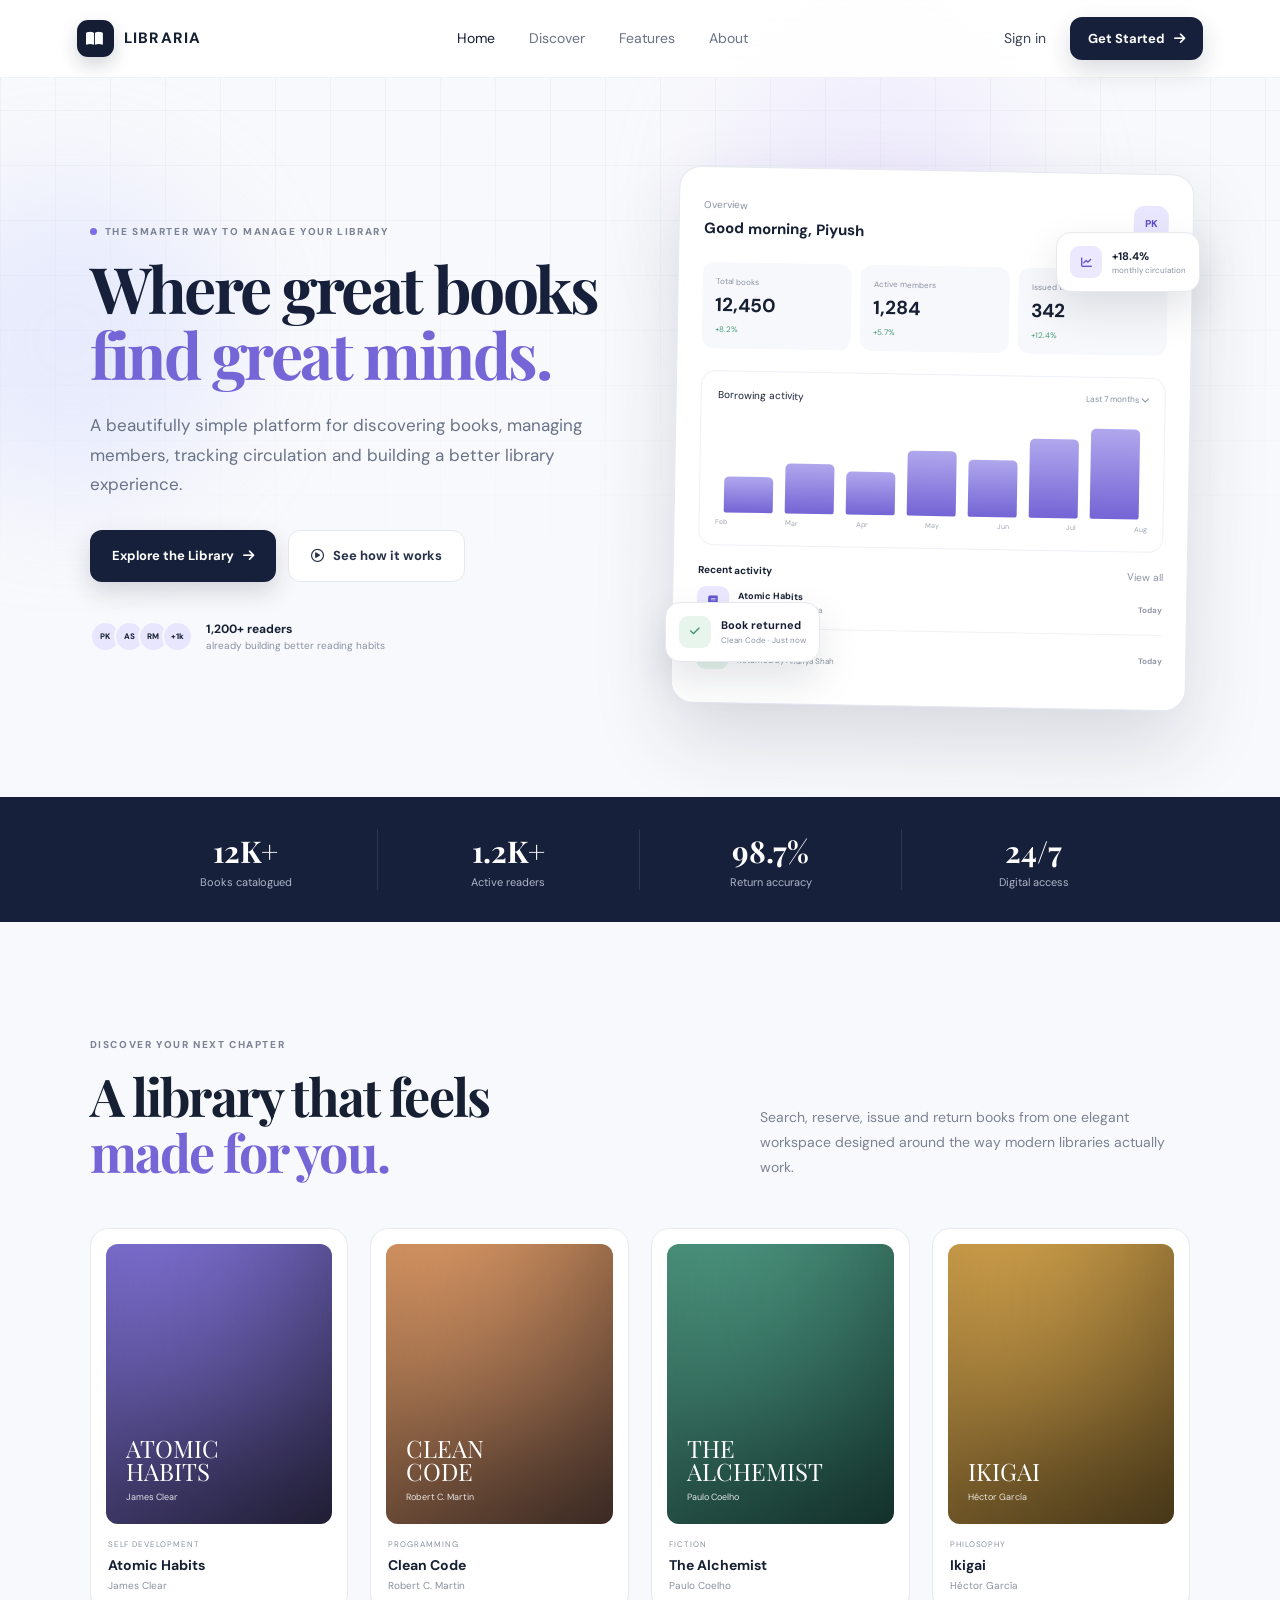
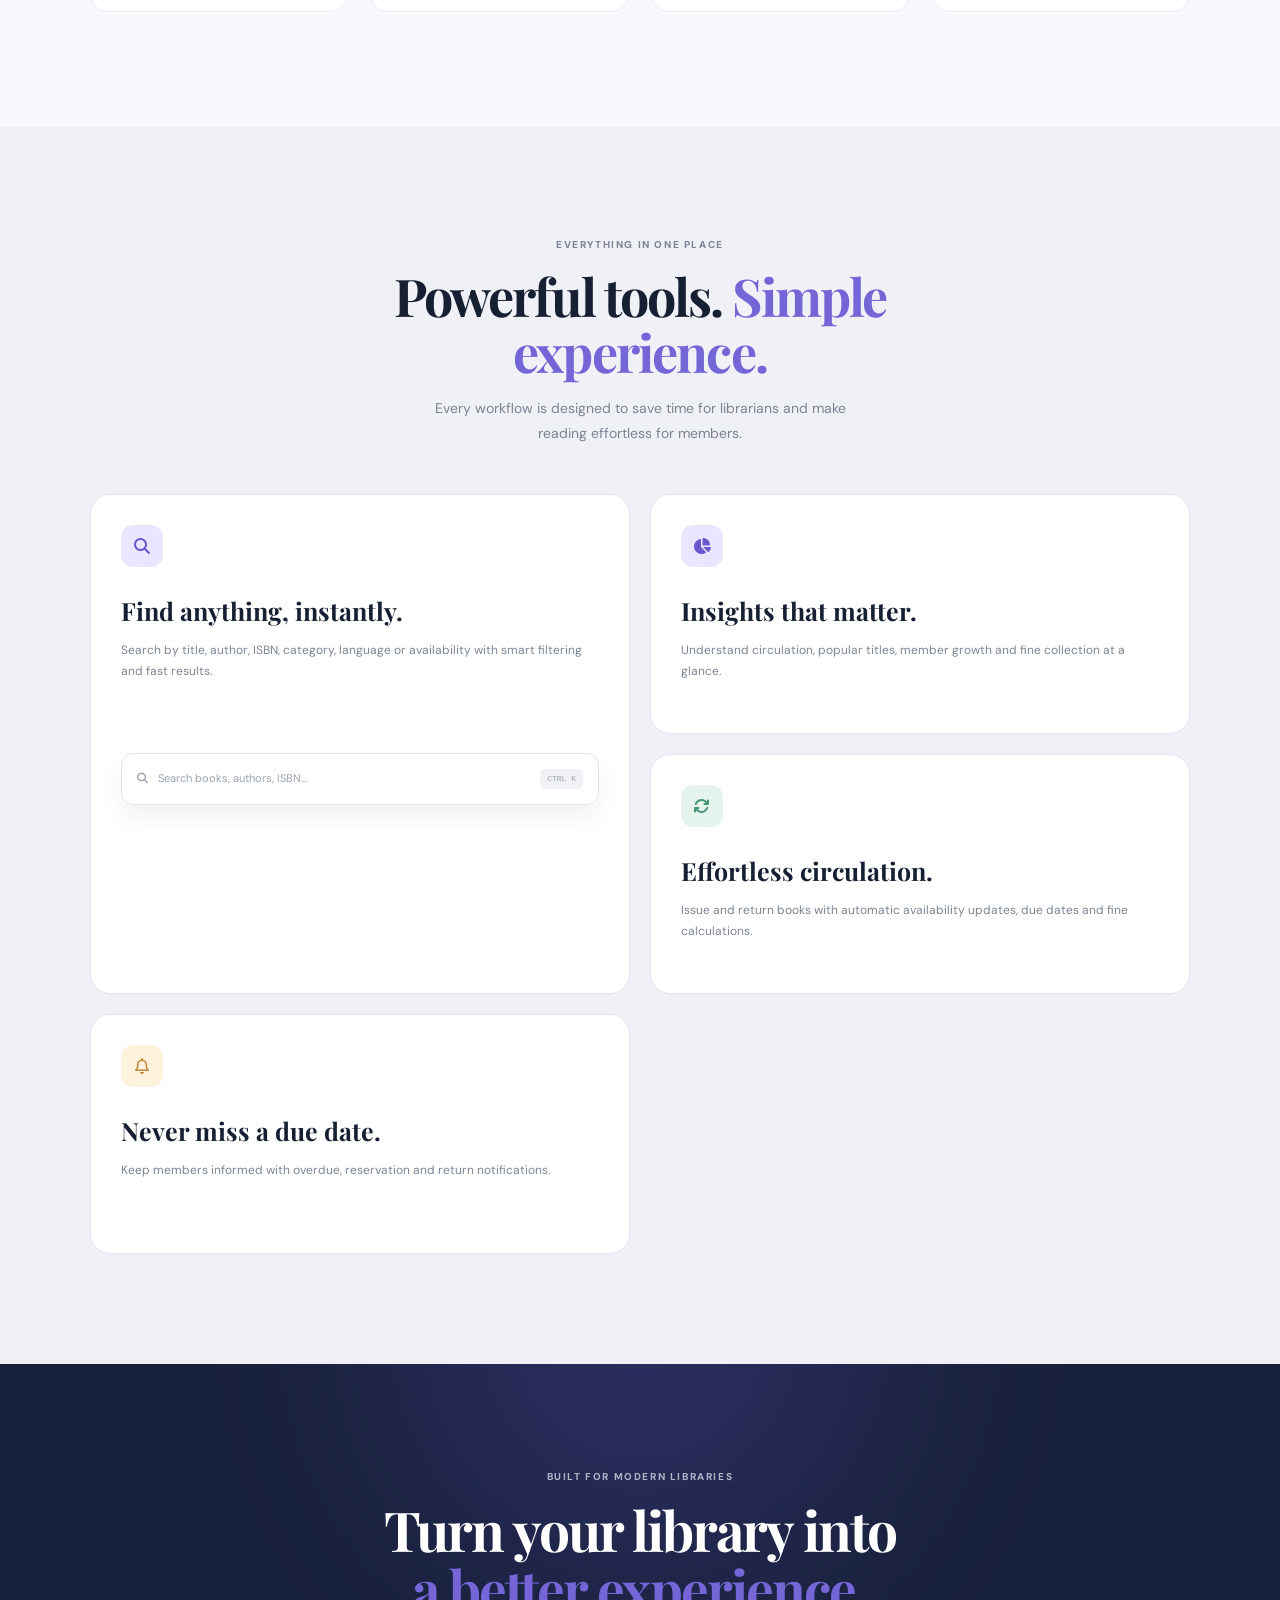
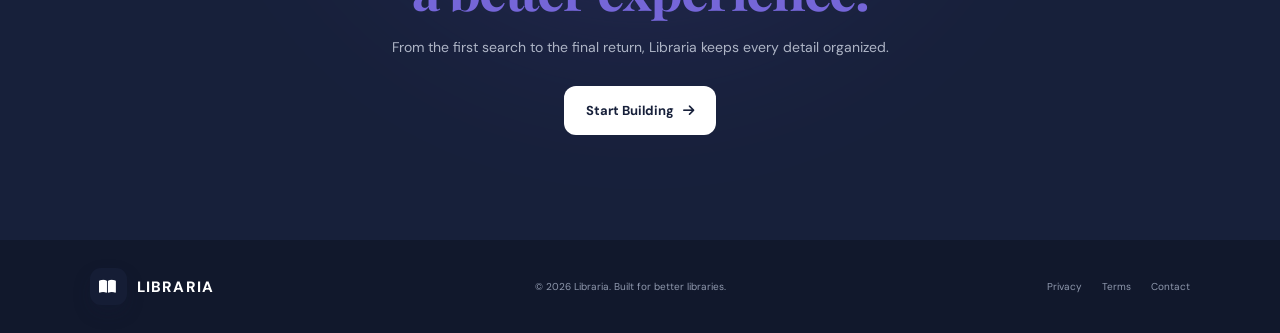
<file: frontend/index.html>
<!DOCTYPE html>
<html lang="en">
<head>
    <meta charset="UTF-8">
    <meta name="viewport" content="width=device-width, initial-scale=1.0">

    <title>Libraria | Smart Library Management</title>

    <link rel="preconnect" href="https://fonts.googleapis.com">
    <link rel="preconnect" href="https://fonts.gstatic.com" crossorigin>

    <link href="https://fonts.googleapis.com/css2?family=DM+Sans:wght@400;500;600;700&family=Playfair+Display:wght@600;700&display=swap" rel="stylesheet">

    <link rel="stylesheet"
          href="https://cdnjs.cloudflare.com/ajax/libs/font-awesome/6.5.2/css/all.min.css">

    <link rel="stylesheet" href="style.css">
</head>

<body>

<header class="navbar">

    <a href="index.html" class="brand">
        <span class="brand-mark">
            <i class="fa-solid fa-book-open"></i>
        </span>

        <span>LIBRARIA</span>
    </a>

    <nav class="nav-links">
        <a href="#home" class="active">Home</a>
        <a href="#discover">Discover</a>
        <a href="#features">Features</a>
        <a href="#about">About</a>
    </nav>

    <div class="nav-actions">

        <a href="login.html" class="login-link">
            Sign in
        </a>

        <a href="register.html" class="btn btn-primary">
            Get Started
            <i class="fa-solid fa-arrow-right"></i>
        </a>

    </div>

    <button class="menu-toggle" id="menuToggle">
        <i class="fa-solid fa-bars"></i>
    </button>

</header>


<main>

<!-- HERO -->

<section class="hero" id="home">

    <div class="hero-grid"></div>

    <div class="hero-glow glow-one"></div>
    <div class="hero-glow glow-two"></div>

    <div class="hero-content">

        <div class="eyebrow">
            <span></span>
            THE SMARTER WAY TO MANAGE YOUR LIBRARY
        </div>

        <h1>
            Where great books
            <br>
            <em>find great minds.</em>
        </h1>

        <p class="hero-copy">
            A beautifully simple platform for discovering books,
            managing members, tracking circulation and building
            a better library experience.
        </p>

        <div class="hero-actions">

            <a href="login.html"
               class="btn btn-primary btn-large">

                Explore the Library

                <i class="fa-solid fa-arrow-right"></i>

            </a>

            <a href="#features"
               class="btn btn-ghost btn-large">

                <i class="fa-regular fa-circle-play"></i>

                See how it works

            </a>

        </div>


        <div class="hero-trust">

            <div class="avatar-stack">

                <span>PK</span>
                <span>AS</span>
                <span>RM</span>
                <span>+1k</span>

            </div>

            <div>

                <strong>1,200+ readers</strong>

                <small>
                    already building better reading habits
                </small>

            </div>

        </div>

    </div>


    <!-- DASHBOARD PREVIEW -->

    <div class="hero-visual">

        <div class="floating-card card-top">

            <span class="mini-icon">
                <i class="fa-solid fa-chart-line"></i>
            </span>

            <div>

                <strong>+18.4%</strong>

                <small>
                    monthly circulation
                </small>

            </div>

        </div>


        <div class="dashboard-preview">

            <div class="preview-top">

                <div>

                    <small>Overview</small>

                    <h3>
                        Good morning, Piyush
                    </h3>

                </div>

                <span class="preview-avatar">
                    PK
                </span>

            </div>


            <div class="preview-stats">

                <div>

                    <small>Total books</small>

                    <strong>12,450</strong>

                    <span class="up">
                        +8.2%
                    </span>

                </div>

                <div>

                    <small>Active members</small>

                    <strong>1,284</strong>

                    <span class="up">
                        +5.7%
                    </span>

                </div>

                <div>

                    <small>Issued today</small>

                    <strong>342</strong>

                    <span class="up">
                        +12.4%
                    </span>

                </div>

            </div>


            <div class="preview-chart">

                <div class="chart-head">

                    <span>
                        Borrowing activity
                    </span>

                    <small>
                        Last 7 months
                        <i class="fa-solid fa-chevron-down"></i>
                    </small>

                </div>


                <div class="bars">

                    <span style="height:38%"></span>
                    <span style="height:52%"></span>
                    <span style="height:45%"></span>
                    <span style="height:68%"></span>
                    <span style="height:59%"></span>
                    <span style="height:82%"></span>
                    <span style="height:94%"></span>

                </div>


                <div class="months">

                    <span>Feb</span>
                    <span>Mar</span>
                    <span>Apr</span>
                    <span>May</span>
                    <span>Jun</span>
                    <span>Jul</span>
                    <span>Aug</span>

                </div>

            </div>


            <div class="preview-list">

                <div class="list-head">

                    <strong>
                        Recent activity
                    </strong>

                    <a href="#">
                        View all
                    </a>

                </div>


                <div class="activity-row">

                    <span class="book-icon">

                        <i class="fa-solid fa-book"></i>

                    </span>

                    <div>

                        <strong>
                            Atomic Habits
                        </strong>

                        <small>
                            Issued to Rahul Mehta
                        </small>

                    </div>

                    <b>Today</b>

                </div>


                <div class="activity-row">

                    <span class="book-icon soft">

                        <i class="fa-solid fa-book"></i>

                    </span>

                    <div>

                        <strong>
                            Clean Code
                        </strong>

                        <small>
                            Returned by Ananya Shah
                        </small>

                    </div>

                    <b>Today</b>

                </div>

            </div>

        </div>


        <div class="floating-card card-bottom">

            <span class="check-icon">

                <i class="fa-solid fa-check"></i>

            </span>

            <div>

                <strong>
                    Book returned
                </strong>

                <small>
                    Clean Code · Just now
                </small>

            </div>

        </div>

    </div>

</section>


<!-- STATS -->

<section class="stats-strip">

    <div>
        <strong>12K+</strong>
        <span>Books catalogued</span>
    </div>

    <div>
        <strong>1.2K+</strong>
        <span>Active readers</span>
    </div>

    <div>
        <strong>98.7%</strong>
        <span>Return accuracy</span>
    </div>

    <div>
        <strong>24/7</strong>
        <span>Digital access</span>
    </div>

</section>


<!-- DISCOVER -->

<section class="section discover" id="discover">

    <div class="section-heading">

        <div>

            <div class="eyebrow">
                DISCOVER YOUR NEXT CHAPTER
            </div>

            <h2>
                A library that feels
                <br>
                <em>made for you.</em>
            </h2>

        </div>


        <p>
            Search, reserve, issue and return books from
            one elegant workspace designed around the way
            modern libraries actually work.
        </p>

    </div>


    <div class="book-grid">


        <article class="book-card">

            <div class="book-cover book-one">

                <span>
                    ATOMIC
                    <br>
                    HABITS
                </span>

                <small>
                    James Clear
                </small>

            </div>

            <div class="book-meta">

                <span>
                    SELF DEVELOPMENT
                </span>

                <strong>
                    Atomic Habits
                </strong>

                <small>
                    James Clear
                </small>

            </div>

        </article>


        <article class="book-card">

            <div class="book-cover book-two">

                <span>
                    CLEAN
                    <br>
                    CODE
                </span>

                <small>
                    Robert C. Martin
                </small>

            </div>

            <div class="book-meta">

                <span>
                    PROGRAMMING
                </span>

                <strong>
                    Clean Code
                </strong>

                <small>
                    Robert C. Martin
                </small>

            </div>

        </article>


        <article class="book-card">

            <div class="book-cover book-three">

                <span>
                    THE
                    <br>
                    ALCHEMIST
                </span>

                <small>
                    Paulo Coelho
                </small>

            </div>

            <div class="book-meta">

                <span>
                    FICTION
                </span>

                <strong>
                    The Alchemist
                </strong>

                <small>
                    Paulo Coelho
                </small>

            </div>

        </article>


        <article class="book-card">

            <div class="book-cover book-four">

                <span>
                    IKIGAI
                </span>

                <small>
                    Héctor García
                </small>

            </div>

            <div class="book-meta">

                <span>
                    PHILOSOPHY
                </span>

                <strong>
                    Ikigai
                </strong>

                <small>
                    Héctor García
                </small>

            </div>

        </article>

    </div>

</section>


<!-- FEATURES -->

<section class="features-section" id="features">

    <div class="section-heading centered">

        <div class="eyebrow">
            EVERYTHING IN ONE PLACE
        </div>

        <h2>
            Powerful tools.
            <em>Simple experience.</em>
        </h2>

        <p>
            Every workflow is designed to save time for
            librarians and make reading effortless for members.
        </p>

    </div>


    <div class="feature-grid">


        <article class="feature-card large-feature">

            <span class="feature-icon">

                <i class="fa-solid fa-magnifying-glass"></i>

            </span>

            <h3>
                Find anything, instantly.
            </h3>

            <p>
                Search by title, author, ISBN, category,
                language or availability with smart filtering
                and fast results.
            </p>


            <div class="search-demo">

                <i class="fa-solid fa-magnifying-glass"></i>

                <span>
                    Search books, authors, ISBN...
                </span>

                <kbd>
                    CTRL K
                </kbd>

            </div>

        </article>


        <article class="feature-card">

            <span class="feature-icon violet">

                <i class="fa-solid fa-chart-pie"></i>

            </span>

            <h3>
                Insights that matter.
            </h3>

            <p>
                Understand circulation, popular titles,
                member growth and fine collection at a glance.
            </p>

        </article>


        <article class="feature-card">

            <span class="feature-icon green">

                <i class="fa-solid fa-arrows-rotate"></i>

            </span>

            <h3>
                Effortless circulation.
            </h3>

            <p>
                Issue and return books with automatic
                availability updates, due dates and
                fine calculations.
            </p>

        </article>


        <article class="feature-card">

            <span class="feature-icon amber">

                <i class="fa-regular fa-bell"></i>

            </span>

            <h3>
                Never miss a due date.
            </h3>

            <p>
                Keep members informed with overdue,
                reservation and return notifications.
            </p>

        </article>

    </div>

</section>


<!-- CTA -->

<section class="cta-section" id="about">

    <div class="cta-inner">

        <div class="eyebrow">
            BUILT FOR MODERN LIBRARIES
        </div>

        <h2>
            Turn your library into
            <br>
            <em>a better experience.</em>
        </h2>

        <p>
            From the first search to the final return,
            Libraria keeps every detail organized.
        </p>

        <a href="register.html"
           class="btn btn-light btn-large">

            Start Building

            <i class="fa-solid fa-arrow-right"></i>

        </a>

    </div>

</section>

</main>


<footer class="footer">

    <div class="brand">

        <span class="brand-mark">
            <i class="fa-solid fa-book-open"></i>
        </span>

        LIBRARIA

    </div>

    <span>
        © 2026 Libraria. Built for better libraries.
    </span>

    <div class="footer-links">

        <a href="#">Privacy</a>
        <a href="#">Terms</a>
        <a href="#">Contact</a>

    </div>

</footer>


<script src="app.js"></script>

</body>
</html>
</file>
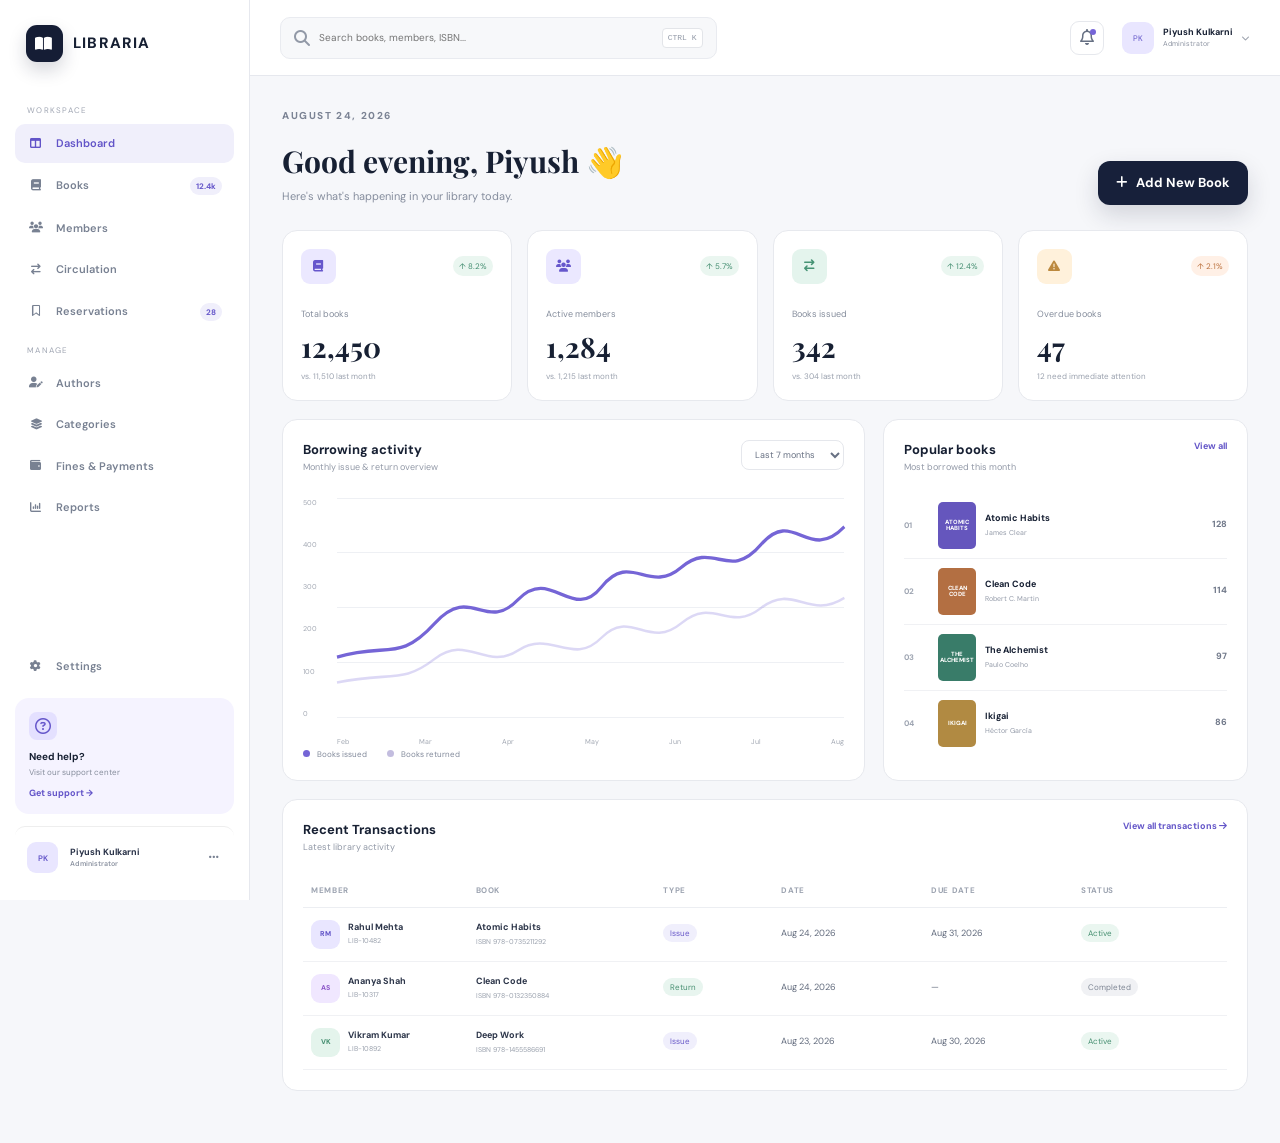
<file: frontend/admin.html>
<!DOCTYPE html>
<html lang="en">

<head>

<meta charset="UTF-8">
<meta name="viewport" content="width=device-width, initial-scale=1.0">

<title>Dashboard | Libraria</title>

<link rel="preconnect" href="https://fonts.googleapis.com">
<link rel="preconnect" href="https://fonts.gstatic.com" crossorigin>

<link href="https://fonts.googleapis.com/css2?family=DM+Sans:wght@400;500;600;700&family=Playfair+Display:wght@600;700&display=swap" rel="stylesheet">

<link rel="stylesheet"
href="https://cdnjs.cloudflare.com/ajax/libs/font-awesome/6.5.2/css/all.min.css">

<link rel="stylesheet" href="style.css">

</head>


<body class="dashboard-page">


<div class="app-layout">


<!-- SIDEBAR -->

<aside class="sidebar" id="sidebar">


<a href="../index.html"
class="brand sidebar-brand">

<span class="brand-mark">
<i class="fa-solid fa-book-open"></i>
</span>

<span>
LIBRARIA
</span>

</a>


<div class="nav-label">
WORKSPACE
</div>


<nav class="side-nav">

<a href="dashboard.html"
class="active">

<i class="fa-solid fa-table-columns"></i>

<span>
Dashboard
</span>

</a>


<a href="books.html">

<i class="fa-solid fa-book"></i>

<span>
Books
</span>

<b>
12.4k
</b>

</a>


<a href="#">

<i class="fa-solid fa-users"></i>

<span>
Members
</span>

</a>


<a href="#">

<i class="fa-solid fa-arrow-right-arrow-left"></i>

<span>
Circulation
</span>

</a>


<a href="#">

<i class="fa-regular fa-bookmark"></i>

<span>
Reservations
</span>

<b>
28
</b>

</a>

</nav>


<div class="nav-label">
MANAGE
</div>


<nav class="side-nav">

<a href="#">
<i class="fa-solid fa-user-pen"></i>
<span>Authors</span>
</a>


<a href="#">
<i class="fa-solid fa-layer-group"></i>
<span>Categories</span>
</a>


<a href="#">
<i class="fa-solid fa-wallet"></i>
<span>Fines & Payments</span>
</a>


<a href="#">
<i class="fa-solid fa-chart-column"></i>
<span>Reports</span>
</a>

</nav>


<div class="sidebar-bottom">


<a href="#">
<i class="fa-solid fa-gear"></i>
<span>Settings</span>
</a>


<div class="help-card">

<span>
<i class="fa-regular fa-circle-question"></i>
</span>

<strong>
Need help?
</strong>

<small>
Visit our support center
</small>

<a href="#">
Get support →
</a>

</div>


<a href="#" class="profile-mini">

<span>
PK
</span>

<div>

<strong>
Piyush Kulkarni
</strong>

<small>
Administrator
</small>

</div>

<i class="fa-solid fa-ellipsis"></i>

</a>

</div>

</aside>


<!-- MAIN -->

<main class="dashboard-main">


<header class="dash-header">


<button class="dash-menu" id="dashMenu">

<i class="fa-solid fa-bars"></i>

</button>


<div class="dash-search">

<i class="fa-solid fa-magnifying-glass"></i>

<input
type="text"
placeholder="Search books, members, ISBN...">

<kbd>
CTRL K
</kbd>

</div>


<div class="dash-actions">


<button class="icon-btn">

<i class="fa-regular fa-bell"></i>

<span></span>

</button>


<div class="header-profile">

<span>
PK
</span>

<div>

<strong>
Piyush Kulkarni
</strong>

<small>
Administrator
</small>

</div>

<i class="fa-solid fa-chevron-down"></i>

</div>


</div>

</header>


<div class="dashboard-content">


<!-- WELCOME -->

<div class="dash-welcome">


<div>

<div class="eyebrow">
AUGUST 24, 2026
</div>

<h1>
Good evening, Piyush 👋
</h1>

<p>
Here's what's happening in your library today.
</p>

</div>


<button class="btn btn-primary">

<i class="fa-solid fa-plus"></i>

Add New Book

</button>

</div>


<!-- METRICS -->

<section class="metric-grid">


<article class="metric-card">

<div class="metric-top">

<span class="metric-icon">

<i class="fa-solid fa-book"></i>

</span>

<span class="trend positive">
↑ 8.2%
</span>

</div>

<small>
Total books
</small>

<strong>
12,450
</strong>

<p>
vs. 11,510 last month
</p>

</article>


<article class="metric-card">

<div class="metric-top">

<span class="metric-icon violet">

<i class="fa-solid fa-users"></i>

</span>

<span class="trend positive">
↑ 5.7%
</span>

</div>

<small>
Active members
</small>

<strong>
1,284
</strong>

<p>
vs. 1,215 last month
</p>

</article>


<article class="metric-card">

<div class="metric-top">

<span class="metric-icon green">

<i class="fa-solid fa-arrow-right-arrow-left"></i>

</span>

<span class="trend positive">
↑ 12.4%
</span>

</div>

<small>
Books issued
</small>

<strong>
342
</strong>

<p>
vs. 304 last month
</p>

</article>


<article class="metric-card">

<div class="metric-top">

<span class="metric-icon amber">

<i class="fa-solid fa-triangle-exclamation"></i>

</span>

<span class="trend negative">
↑ 2.1%
</span>

</div>

<small>
Overdue books
</small>

<strong>
47
</strong>

<p>
12 need immediate attention
</p>

</article>

</section>


<!-- CHART + POPULAR -->

<section class="dashboard-grid">


<article class="panel chart-panel">


<div class="panel-head">

<div>

<h3>
Borrowing activity
</h3>

<p>
Monthly issue & return overview
</p>

</div>


<select>

<option>
Last 7 months
</option>

<option>
Last 12 months
</option>

</select>

</div>


<div class="big-chart">

<div class="y-axis">

<span>500</span>
<span>400</span>
<span>300</span>
<span>200</span>
<span>100</span>
<span>0</span>

</div>


<div class="chart-area">


<div class="grid-lines">

<i></i>
<i></i>
<i></i>
<i></i>
<i></i>

</div>


<svg
viewBox="0 0 700 260"
preserveAspectRatio="none"
class="line-chart">

<path
d="M0,188 C70,170 85,195 135,148 S205,160 250,120 S325,148 365,105 S430,115 475,82 S540,100 585,55 S650,78 700,34"
fill="none"
stroke="currentColor"
stroke-width="4"/>


<path
d="M0,218 C75,205 90,220 135,190 S205,205 250,180 S325,200 365,165 S430,180 475,148 S540,160 585,130 S650,145 700,118"
fill="none"
stroke="currentColor"
stroke-width="3"
opacity=".25"/>

</svg>


<div class="x-axis">

<span>Feb</span>
<span>Mar</span>
<span>Apr</span>
<span>May</span>
<span>Jun</span>
<span>Jul</span>
<span>Aug</span>

</div>

</div>

</div>


<div class="legend">

<span>
<i class="legend-dot"></i>
Books issued
</span>

<span>
<i class="legend-dot second"></i>
Books returned
</span>

</div>

</article>


<article class="panel popular-panel">


<div class="panel-head">

<div>

<h3>
Popular books
</h3>

<p>
Most borrowed this month
</p>

</div>

<a href="#">
View all
</a>

</div>


<div class="popular-list">


<div class="popular-row">

<span class="rank">
01
</span>

<div class="tiny-cover cover-a">
ATOMIC<br>HABITS
</div>

<div>

<strong>
Atomic Habits
</strong>

<small>
James Clear
</small>

</div>

<b>
128
</b>

</div>


<div class="popular-row">

<span class="rank">
02
</span>

<div class="tiny-cover cover-b">
CLEAN<br>CODE
</div>

<div>

<strong>
Clean Code
</strong>

<small>
Robert C. Martin
</small>

</div>

<b>
114
</b>

</div>


<div class="popular-row">

<span class="rank">
03
</span>

<div class="tiny-cover cover-c">
THE<br>ALCHEMIST
</div>

<div>

<strong>
The Alchemist
</strong>

<small>
Paulo Coelho
</small>

</div>

<b>
97
</b>

</div>


<div class="popular-row">

<span class="rank">
04
</span>

<div class="tiny-cover cover-d">
IKIGAI
</div>

<div>

<strong>
Ikigai
</strong>

<small>
Héctor García
</small>

</div>

<b>
86
</b>

</div>


</div>

</article>

</section>


<!-- TRANSACTIONS -->

<section class="panel transactions-panel">


<div class="panel-head">

<div>

<h3>
Recent Transactions
</h3>

<p>
Latest library activity
</p>

</div>

<a href="#">
View all transactions
<i class="fa-solid fa-arrow-right"></i>
</a>

</div>


<div class="table-wrap">

<table>

<thead>

<tr>

<th>Member</th>
<th>Book</th>
<th>Type</th>
<th>Date</th>
<th>Due Date</th>
<th>Status</th>

</tr>

</thead>


<tbody>


<tr>

<td>

<span class="table-user">
RM
</span>

<div class="cell-person">

<strong>
Rahul Mehta
</strong>

<small>
LIB-10482
</small>

</div>

</td>


<td>

<strong>
Atomic Habits
</strong>

<small>
ISBN 978-0735211292
</small>

</td>


<td>

<span class="type issue">
Issue
</span>

</td>


<td>
Aug 24, 2026
</td>


<td>
Aug 31, 2026
</td>


<td>

<span class="status active">
Active
</span>

</td>

</tr>


<tr>

<td>

<span class="table-user purple">
AS
</span>

<div class="cell-person">

<strong>
Ananya Shah
</strong>

<small>
LIB-10317
</small>

</div>

</td>


<td>

<strong>
Clean Code
</strong>

<small>
ISBN 978-0132350884
</small>

</td>


<td>

<span class="type return">
Return
</span>

</td>


<td>
Aug 24, 2026
</td>


<td>
—
</td>


<td>

<span class="status completed">
Completed
</span>

</td>

</tr>


<tr>

<td>

<span class="table-user green">
VK
</span>

<div class="cell-person">

<strong>
Vikram Kumar
</strong>

<small>
LIB-10892
</small>

</div>

</td>


<td>

<strong>
Deep Work
</strong>

<small>
ISBN 978-1455586691
</small>

</td>


<td>

<span class="type issue">
Issue
</span>

</td>


<td>
Aug 23, 2026
</td>


<td>
Aug 30, 2026
</td>


<td>

<span class="status active">
Active
</span>

</td>

</tr>


</tbody>

</table>

</div>

</section>


</div>

</main>

</div>


<script src="app.js"></script>

</body>
</html>
</file>
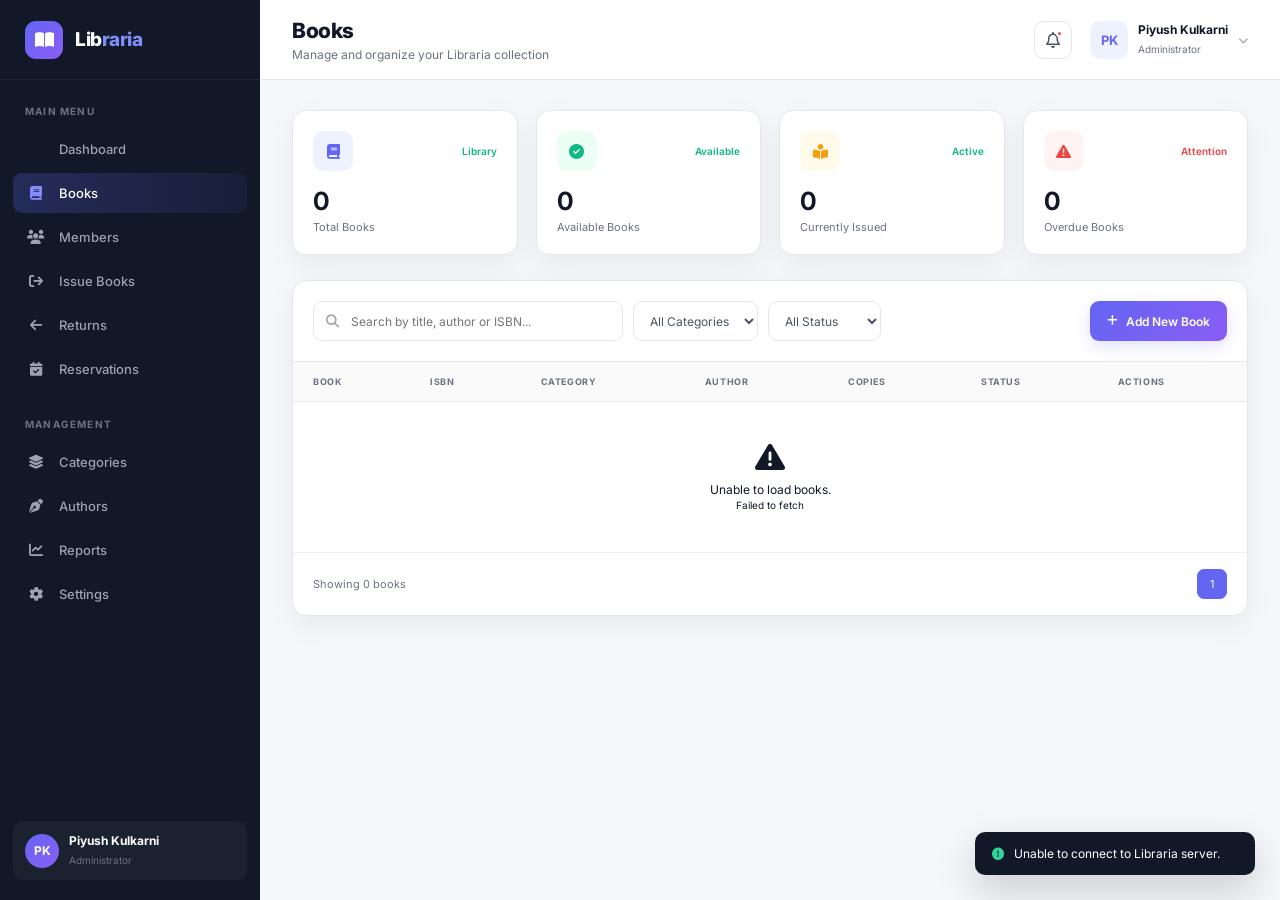
<file: frontend/books.html>
<!DOCTYPE html>
<html lang="en">

<head>
    <meta charset="UTF-8">
    <meta name="viewport" content="width=device-width, initial-scale=1.0">

    <title>Books | Libraria Library Management</title>

    <!-- Google Font -->
    <link rel="preconnect" href="https://fonts.googleapis.com">
    <link rel="preconnect" href="https://fonts.gstatic.com" crossorigin>

    <link
        href="https://fonts.googleapis.com/css2?family=Inter:wght@400;500;600;700;800&display=swap"
        rel="stylesheet">

    <!-- Font Awesome -->
    <link
        rel="stylesheet"
        href="https://cdnjs.cloudflare.com/ajax/libs/font-awesome/6.5.2/css/all.min.css">

    <style>

        * {
            margin: 0;
            padding: 0;
            box-sizing: border-box;
        }

        :root {
            --bg: #f5f7fb;
            --sidebar: #111827;
            --sidebar-light: #1f2937;
            --primary: #6366f1;
            --primary-dark: #4f46e5;
            --text: #111827;
            --muted: #6b7280;
            --border: #e5e7eb;
            --white: #ffffff;
            --success: #10b981;
            --danger: #ef4444;
            --warning: #f59e0b;
            --shadow: 0 10px 30px rgba(15, 23, 42, 0.06);
        }

        body {
            font-family: "Inter", sans-serif;
            background: var(--bg);
            color: var(--text);
        }

        button,
        input,
        select {
            font-family: inherit;
        }

        button {
            outline: none;
        }


        /* =========================
           LAYOUT
        ========================= */

        .app {
            display: flex;
            min-height: 100vh;
        }


        /* =========================
           SIDEBAR
        ========================= */

        .sidebar {
            width: 260px;
            background: var(--sidebar);
            color: white;
            min-height: 100vh;
            position: fixed;
            left: 0;
            top: 0;
            bottom: 0;
            z-index: 100;
            transition: 0.3s ease;
        }

        .brand {
            height: 80px;
            display: flex;
            align-items: center;
            padding: 0 25px;
            border-bottom: 1px solid rgba(255,255,255,0.06);
        }

        .brand-icon {
            width: 38px;
            height: 38px;
            border-radius: 11px;
            background: linear-gradient(135deg, #6366f1, #8b5cf6);
            display: flex;
            justify-content: center;
            align-items: center;
            margin-right: 12px;
            font-size: 17px;
        }

        .brand h2 {
            font-size: 19px;
            font-weight: 800;
            letter-spacing: -0.5px;
        }

        .brand span {
            color: #818cf8;
        }

        .menu-title {
            padding: 25px 25px 12px;
            font-size: 10px;
            font-weight: 700;
            color: #6b7280;
            text-transform: uppercase;
            letter-spacing: 1.2px;
        }

        .nav {
            padding: 0 13px;
        }

        .nav a {
            display: flex;
            align-items: center;
            gap: 13px;
            color: #9ca3af;
            text-decoration: none;
            padding: 12px 13px;
            margin-bottom: 4px;
            border-radius: 9px;
            font-size: 13px;
            font-weight: 500;
            transition: 0.2s;
        }

        .nav a i {
            width: 20px;
            text-align: center;
            font-size: 14px;
        }

        .nav a:hover {
            background: rgba(255,255,255,0.05);
            color: white;
        }

        .nav a.active {
            background: linear-gradient(
                90deg,
                rgba(99,102,241,0.25),
                rgba(99,102,241,0.08)
            );
            color: white;
        }

        .nav a.active i {
            color: #818cf8;
        }

        .sidebar-bottom {
            position: absolute;
            bottom: 20px;
            left: 13px;
            right: 13px;
        }

        .profile-mini {
            display: flex;
            align-items: center;
            gap: 10px;
            padding: 12px;
            border-radius: 10px;
            background: rgba(255,255,255,0.04);
        }

        .profile-avatar {
            width: 34px;
            height: 34px;
            border-radius: 50%;
            background: linear-gradient(135deg, #6366f1, #8b5cf6);
            display: flex;
            align-items: center;
            justify-content: center;
            font-size: 12px;
            font-weight: 700;
        }

        .profile-info strong {
            display: block;
            font-size: 12px;
        }

        .profile-info small {
            color: #6b7280;
            font-size: 10px;
        }


        /* =========================
           MAIN
        ========================= */

        .main {
            margin-left: 260px;
            width: calc(100% - 260px);
        }


        /* =========================
           TOPBAR
        ========================= */

        .topbar {
            height: 80px;
            background: white;
            border-bottom: 1px solid var(--border);
            display: flex;
            align-items: center;
            justify-content: space-between;
            padding: 0 32px;
            position: sticky;
            top: 0;
            z-index: 50;
        }

        .page-title h1 {
            font-size: 21px;
            font-weight: 800;
            letter-spacing: -0.5px;
        }

        .page-title p {
            font-size: 12px;
            color: var(--muted);
            margin-top: 4px;
        }

        .top-actions {
            display: flex;
            align-items: center;
            gap: 18px;
        }

        .notification {
            width: 38px;
            height: 38px;
            border: 1px solid var(--border);
            border-radius: 10px;
            display: flex;
            align-items: center;
            justify-content: center;
            color: #4b5563;
            cursor: pointer;
            position: relative;
        }

        .notification:hover {
            color: var(--primary);
            border-color: #c7d2fe;
            background: #f8f9ff;
        }

        .notification .dot {
            position: absolute;
            width: 7px;
            height: 7px;
            border-radius: 50%;
            background: var(--danger);
            top: 8px;
            right: 8px;
            border: 2px solid white;
        }

        .admin {
            display: flex;
            align-items: center;
            gap: 10px;
        }

        .admin-avatar {
            width: 38px;
            height: 38px;
            background: #eef2ff;
            color: var(--primary);
            border-radius: 10px;
            display: flex;
            justify-content: center;
            align-items: center;
            font-weight: 700;
            font-size: 13px;
        }

        .admin-info strong {
            font-size: 12px;
            display: block;
        }

        .admin-info span {
            font-size: 10px;
            color: var(--muted);
        }


        /* =========================
           CONTENT
        ========================= */

        .content {
            padding: 30px 32px;
        }


        /* =========================
           STATS
        ========================= */

        .stats {
            display: grid;
            grid-template-columns: repeat(4, 1fr);
            gap: 18px;
            margin-bottom: 25px;
        }

        .stat-card {
            background: white;
            border: 1px solid var(--border);
            border-radius: 14px;
            padding: 20px;
            box-shadow: var(--shadow);
            position: relative;
            overflow: hidden;
            transition: 0.2s;
        }

        .stat-card:hover {
            transform: translateY(-2px);
            box-shadow: 0 14px 35px rgba(15, 23, 42, 0.09);
        }

        .stat-top {
            display: flex;
            justify-content: space-between;
            align-items: center;
        }

        .stat-icon {
            width: 40px;
            height: 40px;
            border-radius: 11px;
            display: flex;
            justify-content: center;
            align-items: center;
            font-size: 15px;
        }

        .purple {
            background: #eef2ff;
            color: #6366f1;
        }

        .green {
            background: #ecfdf5;
            color: #10b981;
        }

        .orange {
            background: #fffbeb;
            color: #f59e0b;
        }

        .red {
            background: #fef2f2;
            color: #ef4444;
        }

        .stat-card h3 {
            font-size: 25px;
            margin-top: 15px;
            letter-spacing: -1px;
        }

        .stat-card p {
            font-size: 11px;
            color: var(--muted);
            margin-top: 4px;
        }

        .stat-change {
            font-size: 10px;
            font-weight: 600;
        }

        .up {
            color: var(--success);
        }

        .down {
            color: var(--danger);
        }


        /* =========================
           SECTION
        ========================= */

        .section-card {
            background: white;
            border: 1px solid var(--border);
            border-radius: 15px;
            box-shadow: var(--shadow);
            overflow: hidden;
        }


        /* =========================
           TOOLBAR
        ========================= */

        .toolbar {
            padding: 20px;
            display: flex;
            justify-content: space-between;
            align-items: center;
            gap: 15px;
            border-bottom: 1px solid var(--border);
        }

        .toolbar-left {
            display: flex;
            align-items: center;
            gap: 10px;
            flex: 1;
        }

        .search {
            position: relative;
            max-width: 310px;
            width: 100%;
        }

        .search i {
            position: absolute;
            left: 13px;
            top: 50%;
            transform: translateY(-50%);
            color: #9ca3af;
            font-size: 13px;
        }

        .search input {
            width: 100%;
            height: 40px;
            border: 1px solid var(--border);
            border-radius: 9px;
            padding: 0 15px 0 37px;
            outline: none;
            font-size: 12px;
            transition: 0.2s;
        }

        .search input:focus {
            border-color: var(--primary);
            box-shadow: 0 0 0 3px rgba(99,102,241,0.08);
        }

        select {
            height: 40px;
            border: 1px solid var(--border);
            border-radius: 9px;
            padding: 0 12px;
            color: #4b5563;
            font-size: 12px;
            outline: none;
            background: white;
            cursor: pointer;
        }

        select:focus {
            border-color: var(--primary);
        }

        .add-btn {
            border: none;
            height: 40px;
            padding: 0 17px;
            background: linear-gradient(
                135deg,
                var(--primary),
                #8b5cf6
            );
            color: white;
            border-radius: 9px;
            font-size: 12px;
            font-weight: 600;
            cursor: pointer;
            display: flex;
            align-items: center;
            gap: 8px;
            box-shadow: 0 5px 15px rgba(99,102,241,0.2);
            transition: 0.2s;
        }

        .add-btn:hover {
            transform: translateY(-1px);
            box-shadow: 0 8px 20px rgba(99,102,241,0.3);
        }


        /* =========================
           TABLE
        ========================= */

        .table-wrapper {
            overflow-x: auto;
        }

        table {
            width: 100%;
            border-collapse: collapse;
            min-width: 850px;
        }

        th {
            background: #fafafa;
            color: #6b7280;
            text-transform: uppercase;
            font-size: 9px;
            letter-spacing: 0.6px;
            font-weight: 700;
            text-align: left;
            padding: 14px 20px;
            border-bottom: 1px solid var(--border);
        }

        td {
            padding: 15px 20px;
            border-bottom: 1px solid #f0f1f3;
            font-size: 12px;
            vertical-align: middle;
        }

        tr:hover td {
            background: #fafbff;
        }

        .book-info {
            display: flex;
            align-items: center;
            gap: 12px;
        }

        .book-cover {
            width: 38px;
            height: 48px;
            border-radius: 5px;
            display: flex;
            justify-content: center;
            align-items: center;
            color: white;
            font-size: 14px;
            box-shadow: 0 4px 8px rgba(0,0,0,0.12);
            flex-shrink: 0;
        }

        .cover-1 {
            background: linear-gradient(135deg, #4338ca, #6366f1);
        }

        .cover-2 {
            background: linear-gradient(135deg, #047857, #10b981);
        }

        .cover-3 {
            background: linear-gradient(135deg, #b45309, #f59e0b);
        }

        .cover-4 {
            background: linear-gradient(135deg, #be123c, #f43f5e);
        }

        .cover-5 {
            background: linear-gradient(135deg, #0369a1, #0ea5e9);
        }

        .cover-6 {
            background: linear-gradient(135deg, #7e22ce, #a855f7);
        }

        .book-name strong {
            display: block;
            font-size: 12px;
            margin-bottom: 4px;
        }

        .book-name span {
            font-size: 10px;
            color: var(--muted);
        }

        .isbn {
            color: #4b5563;
            font-family: monospace;
            font-size: 11px;
        }

        .badge {
            display: inline-flex;
            align-items: center;
            padding: 5px 9px;
            border-radius: 20px;
            font-size: 9px;
            font-weight: 600;
        }

        .available {
            color: #047857;
            background: #ecfdf5;
        }

        .borrowed {
            color: #b45309;
            background: #fffbeb;
        }

        .unavailable {
            color: #b91c1c;
            background: #fef2f2;
        }

        .actions {
            display: flex;
            gap: 6px;
        }

        .action-btn {
            width: 31px;
            height: 31px;
            border: 1px solid var(--border);
            background: white;
            border-radius: 7px;
            cursor: pointer;
            color: #6b7280;
            transition: 0.2s;
        }

        .action-btn:hover {
            border-color: #c7d2fe;
            color: var(--primary);
            background: #eef2ff;
        }

        .delete-btn:hover {
            border-color: #fecaca;
            color: var(--danger);
            background: #fef2f2;
        }


        /* =========================
           TABLE FOOTER
        ========================= */

        .table-footer {
            display: flex;
            align-items: center;
            justify-content: space-between;
            padding: 16px 20px;
        }

        .table-footer p {
            color: var(--muted);
            font-size: 11px;
        }

        .pagination {
            display: flex;
            gap: 5px;
        }

        .page-btn {
            width: 30px;
            height: 30px;
            border: 1px solid var(--border);
            background: white;
            border-radius: 7px;
            font-size: 11px;
            cursor: pointer;
            color: #6b7280;
        }

        .page-btn.active {
            background: var(--primary);
            color: white;
            border-color: var(--primary);
        }


        /* =========================
           MODAL
        ========================= */

        .modal-overlay {
            position: fixed;
            inset: 0;
            background: rgba(15,23,42,0.55);
            backdrop-filter: blur(5px);
            display: none;
            justify-content: center;
            align-items: center;
            z-index: 1000;
            padding: 20px;
        }

        .modal-overlay.show {
            display: flex;
        }

        .modal {
            width: 100%;
            max-width: 600px;
            background: white;
            border-radius: 17px;
            box-shadow: 0 30px 80px rgba(0,0,0,0.2);
            animation: modalIn 0.25s ease;
        }

        @keyframes modalIn {

            from {
                opacity: 0;
                transform: translateY(20px) scale(0.98);
            }

            to {
                opacity: 1;
                transform: translateY(0) scale(1);
            }

        }

        .modal-header {
            padding: 20px 24px;
            border-bottom: 1px solid var(--border);
            display: flex;
            align-items: center;
            justify-content: space-between;
        }

        .modal-header h2 {
            font-size: 17px;
        }

        .close {
            border: none;
            background: #f3f4f6;
            width: 32px;
            height: 32px;
            border-radius: 8px;
            cursor: pointer;
            color: #6b7280;
        }

        .close:hover {
            background: #fee2e2;
            color: var(--danger);
        }

        .modal-body {
            padding: 24px;
        }

        .form-grid {
            display: grid;
            grid-template-columns: 1fr 1fr;
            gap: 17px;
        }

        .form-group {
            display: flex;
            flex-direction: column;
            gap: 7px;
        }

        .form-group.full {
            grid-column: span 2;
        }

        .form-group label {
            font-size: 11px;
            font-weight: 600;
            color: #374151;
        }

        .form-group input,
        .form-group select {
            height: 41px;
            border: 1px solid var(--border);
            border-radius: 8px;
            padding: 0 12px;
            outline: none;
            font-size: 12px;
        }

        .form-group input:focus,
        .form-group select:focus {
            border-color: var(--primary);
            box-shadow: 0 0 0 3px rgba(99,102,241,0.08);
        }

        .modal-footer {
            padding: 17px 24px;
            border-top: 1px solid var(--border);
            display: flex;
            justify-content: flex-end;
            gap: 10px;
        }

        .cancel-btn {
            height: 39px;
            padding: 0 17px;
            border: 1px solid var(--border);
            background: white;
            border-radius: 8px;
            cursor: pointer;
            font-size: 11px;
        }

        .save-btn {
            height: 39px;
            padding: 0 19px;
            border: none;
            background: var(--primary);
            color: white;
            border-radius: 8px;
            cursor: pointer;
            font-size: 11px;
            font-weight: 600;
        }

        .save-btn:hover {
            background: var(--primary-dark);
        }


        /* =========================
           TOAST
        ========================= */

        .toast {
            position: fixed;
            right: 25px;
            bottom: 25px;
            min-width: 280px;
            background: #111827;
            color: white;
            padding: 14px 17px;
            border-radius: 10px;
            display: flex;
            align-items: center;
            gap: 10px;
            box-shadow: 0 15px 40px rgba(0,0,0,0.18);
            transform: translateY(100px);
            opacity: 0;
            pointer-events: none;
            transition: 0.3s ease;
            z-index: 2000;
            font-size: 12px;
        }

        .toast.show {
            transform: translateY(0);
            opacity: 1;
        }

        .toast i {
            color: #34d399;
        }


        /* =========================
           MOBILE
        ========================= */

        .mobile-menu {
            display: none;
            border: none;
            background: transparent;
            font-size: 20px;
            cursor: pointer;
        }


        @media(max-width:1100px) {

            .stats {
                grid-template-columns: repeat(2, 1fr);
            }

        }


        @media(max-width:800px) {

            .sidebar {
                transform: translateX(-100%);
            }

            .sidebar.open {
                transform: translateX(0);
                box-shadow: 10px 0 40px rgba(0,0,0,0.2);
            }

            .main {
                margin-left: 0;
                width: 100%;
            }

            .mobile-menu {
                display: block;
                margin-right: 15px;
            }

            .topbar {
                padding: 0 18px;
            }

            .content {
                padding: 20px 15px;
            }

            .toolbar {
                flex-direction: column;
                align-items: stretch;
            }

            .toolbar-left {
                flex-direction: column;
            }

            .search {
                max-width: none;
            }

            .toolbar select {
                width: 100%;
            }

            .add-btn {
                justify-content: center;
            }

            .admin-info {
                display: none;
            }

            .form-grid {
                grid-template-columns: 1fr;
            }

            .form-group.full {
                grid-column: span 1;
            }

        }


        @media(max-width:500px) {

            .stats {
                grid-template-columns: 1fr;
            }

            .page-title h1 {
                font-size: 17px;
            }

            .page-title p {
                display: none;
            }

            .notification {
                display: none;
            }

            .table-footer {
                flex-direction: column;
                gap: 12px;
                align-items: flex-start;
            }

            .pagination {
                flex-wrap: wrap;
            }

            .modal-body {
                padding: 18px;
            }

            .modal-header,
            .modal-footer {
                padding-left: 18px;
                padding-right: 18px;
            }

        }

    </style>
</head>


<body>

<div class="app">


    <!-- ================= SIDEBAR ================= -->

    <aside class="sidebar" id="sidebar">

        <div class="brand">

            <div class="brand-icon">
                <i class="fa-solid fa-book-open"></i>
            </div>

            <h2>Lib<span>raria</span></h2>

        </div>


        <div class="menu-title">
            Main Menu
        </div>


        <nav class="nav">

            <a href="dashboard.html">
                <i class="fa-solid fa-grid-2"></i>
                Dashboard
            </a>


            <a href="books.html" class="active">
                <i class="fa-solid fa-book"></i>
                Books
            </a>


            <a href="members.html">
                <i class="fa-solid fa-users"></i>
                Members
            </a>


            <a href="issue-books.html">
                <i class="fa-solid fa-arrow-right-from-bracket"></i>
                Issue Books
            </a>


            <a href="returns.html">
                <i class="fa-solid fa-arrow-left"></i>
                Returns
            </a>


            <a href="reservations.html">
                <i class="fa-solid fa-calendar-check"></i>
                Reservations
            </a>

        </nav>


        <div class="menu-title">
            Management
        </div>


        <nav class="nav">

            <a href="categories.html">
                <i class="fa-solid fa-layer-group"></i>
                Categories
            </a>


            <a href="authors.html">
                <i class="fa-solid fa-pen-nib"></i>
                Authors
            </a>


            <a href="reports.html">
                <i class="fa-solid fa-chart-line"></i>
                Reports
            </a>


            <a href="settings.html">
                <i class="fa-solid fa-gear"></i>
                Settings
            </a>

        </nav>


        <div class="sidebar-bottom">

            <div class="profile-mini">

                <div class="profile-avatar">
                    PK
                </div>

                <div class="profile-info">
                    <strong>Piyush Kulkarni</strong>
                    <small>Administrator</small>
                </div>

            </div>

        </div>

    </aside>


    <!-- ================= MAIN ================= -->

    <main class="main">


        <!-- TOPBAR -->

        <header class="topbar">

            <div style="display:flex;align-items:center;">

                <button
                    class="mobile-menu"
                    onclick="toggleSidebar()">

                    <i class="fa-solid fa-bars"></i>

                </button>


                <div class="page-title">

                    <h1>Books</h1>

                    <p>
                        Manage and organize your Libraria collection
                    </p>

                </div>

            </div>


            <div class="top-actions">

                <div
                    class="notification"
                    onclick="showToast('You have new library notifications.')">

                    <i class="fa-regular fa-bell"></i>

                    <span class="dot"></span>

                </div>


                <div class="admin">

                    <div class="admin-avatar">
                        PK
                    </div>

                    <div class="admin-info">

                        <strong>Piyush Kulkarni</strong>

                        <span>Administrator</span>

                    </div>

                    <i
                        class="fa-solid fa-chevron-down"
                        style="font-size:10px;color:#9ca3af;">
                    </i>

                </div>

            </div>

        </header>


        <!-- ================= CONTENT ================= -->

        <section class="content">


            <!-- STATISTICS -->

            <div class="stats">


                <div class="stat-card">

                    <div class="stat-top">

                        <div class="stat-icon purple">
                            <i class="fa-solid fa-book"></i>
                        </div>

                        <span class="stat-change up">
                            Library
                        </span>

                    </div>

                    <h3 id="totalBooks">
                        0
                    </h3>

                    <p>
                        Total Books
                    </p>

                </div>


                <div class="stat-card">

                    <div class="stat-top">

                        <div class="stat-icon green">
                            <i class="fa-solid fa-circle-check"></i>
                        </div>

                        <span class="stat-change up">
                            Available
                        </span>

                    </div>

                    <h3 id="availableBooks">
                        0
                    </h3>

                    <p>
                        Available Books
                    </p>

                </div>


                <div class="stat-card">

                    <div class="stat-top">

                        <div class="stat-icon orange">
                            <i class="fa-solid fa-book-open-reader"></i>
                        </div>

                        <span class="stat-change up">
                            Active
                        </span>

                    </div>

                    <h3 id="issuedBooks">
                        0
                    </h3>

                    <p>
                        Currently Issued
                    </p>

                </div>


                <div class="stat-card">

                    <div class="stat-top">

                        <div class="stat-icon red">
                            <i class="fa-solid fa-triangle-exclamation"></i>
                        </div>

                        <span class="stat-change down">
                            Attention
                        </span>

                    </div>

                    <h3 id="overdueBooks">
                        0
                    </h3>

                    <p>
                        Overdue Books
                    </p>

                </div>


            </div>


            <!-- ================= BOOK TABLE ================= -->

            <div class="section-card">


                <!-- TOOLBAR -->

                <div class="toolbar">


                    <div class="toolbar-left">


                        <!-- SEARCH -->

                        <div class="search">

                            <i class="fa-solid fa-magnifying-glass"></i>

                            <input
                                type="text"
                                id="searchInput"
                                placeholder="Search by title, author or ISBN..."
                                oninput="filterBooks()">

                        </div>


                        <!-- CATEGORY -->

                        <select
                            id="categoryFilter"
                            onchange="filterBooks()">

                            <option value="all">
                                All Categories
                            </option>

                            <option value="fiction">
                                Fiction
                            </option>

                            <option value="technology">
                                Technology
                            </option>

                            <option value="business">
                                Business
                            </option>

                            <option value="science">
                                Science
                            </option>

                            <option value="history">
                                History
                            </option>

                            <option value="biography">
                                Biography
                            </option>

                        </select>


                        <!-- STATUS -->

                        <select
                            id="statusFilter"
                            onchange="filterBooks()">

                            <option value="all">
                                All Status
                            </option>

                            <option value="available">
                                Available
                            </option>

                            <option value="borrowed">
                                Borrowed
                            </option>

                            <option value="unavailable">
                                Unavailable
                            </option>

                        </select>


                    </div>


                    <!-- ADD BOOK -->

                    <button
                        class="add-btn"
                        onclick="openAddModal()">

                        <i class="fa-solid fa-plus"></i>

                        Add New Book

                    </button>


                </div>


                <!-- ================= TABLE ================= -->

                <div class="table-wrapper">

                    <table>

                        <thead>

                            <tr>

                                <th>Book</th>

                                <th>ISBN</th>

                                <th>Category</th>

                                <th>Author</th>

                                <th>Copies</th>

                                <th>Status</th>

                                <th>Actions</th>

                            </tr>

                        </thead>


                        <!-- IMPORTANT:
                             JS uses this ID -->

                        <tbody id="bookTable">

                        </tbody>

                    </table>

                </div>


                <!-- TABLE FOOTER -->

                <div class="table-footer">

                    <p class="result-text">
                        Showing 0 books
                    </p>


                    <div class="pagination">

                        <button class="page-btn active">
                            1
                        </button>

                    </div>

                </div>

            </div>

        </section>

    </main>

</div>



<!-- =========================================================
     ADD / EDIT BOOK MODAL
     ========================================================= -->

<div
    class="modal-overlay"
    id="bookModal">


    <div class="modal">


        <!-- MODAL HEADER -->

        <div class="modal-header">

            <h2 id="modalTitle">
                Add New Book
            </h2>


            <button
                class="close"
                type="button"
                onclick="closeModal()">

                <i class="fa-solid fa-xmark"></i>

            </button>

        </div>


        <!-- MODAL BODY -->

        <div class="modal-body">

            <form id="bookForm">

                <div class="form-grid">


                    <!-- TITLE -->

                    <div class="form-group full">

                        <label for="bookTitle">
                            Book Title
                        </label>

                        <input
                            type="text"
                            id="bookTitle"
                            placeholder="Enter book title"
                            required>

                    </div>


                    <!-- AUTHOR -->

                    <div class="form-group">

                        <label for="bookAuthor">
                            Author
                        </label>

                        <input
                            type="text"
                            id="bookAuthor"
                            placeholder="Enter author name"
                            required>

                    </div>


                    <!-- ISBN -->

                    <div class="form-group">

                        <label for="bookISBN">
                            ISBN
                        </label>

                        <input
                            type="text"
                            id="bookISBN"
                            placeholder="Enter ISBN"
                            required>

                    </div>


                    <!-- CATEGORY -->

                    <div class="form-group">

                        <label for="bookCategory">
                            Category
                        </label>

                        <select
                            id="bookCategory"
                            required>

                            <option value="">
                                Select Category
                            </option>

                            <option value="fiction">
                                Fiction
                            </option>

                            <option value="technology">
                                Technology
                            </option>

                            <option value="business">
                                Business
                            </option>

                            <option value="science">
                                Science
                            </option>

                            <option value="history">
                                History
                            </option>

                            <option value="biography">
                                Biography
                            </option>

                        </select>

                    </div>


                    <!-- COPIES -->

                    <div class="form-group">

                        <label for="bookCopies">
                            Total Copies
                        </label>

                        <input
                            type="number"
                            id="bookCopies"
                            min="1"
                            value="1"
                            required>

                    </div>


                    <!-- STATUS -->

                    <div class="form-group full">

                        <label for="bookStatus">
                            Status
                        </label>

                        <select
                            id="bookStatus"
                            disabled>

                            <option value="available">
                                Available
                            </option>

                            <option value="borrowed">
                                Borrowed
                            </option>

                            <option value="unavailable">
                                Unavailable
                            </option>

                        </select>

                    </div>


                </div>

            </form>

        </div>


        <!-- MODAL FOOTER -->

        <div class="modal-footer">

            <button
                type="button"
                class="cancel-btn"
                onclick="closeModal()">

                Cancel

            </button>


            <button
                type="button"
                class="save-btn"
                onclick="saveBook()">

                <i class="fa-solid fa-check"></i>

                Save Book

            </button>

        </div>

    </div>

</div>



<!-- =========================================================
     TOAST
     ========================================================= -->

<div
    class="toast"
    id="toast">

    <i class="fa-solid fa-circle-check"></i>

    <span id="toastMessage">
        Success
    </span>

</div>



<!-- =========================================================
     IMPORTANT
     ONLY LOAD books.js
     ========================================================= -->

<script src="js/books.js"></script>


</body>
</html>
</file>
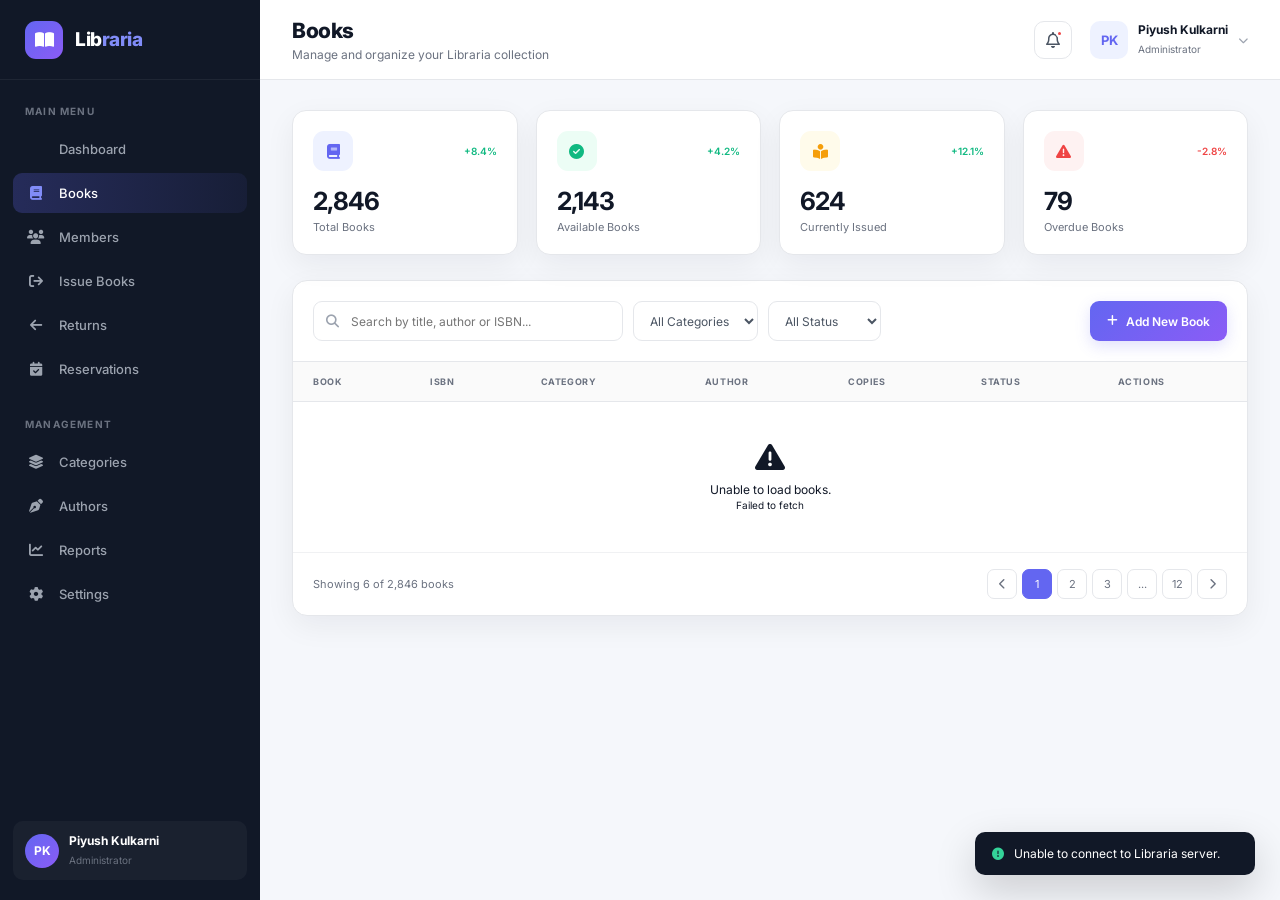
<file: frontend/books_fixed.html>
<!DOCTYPE html>
<html lang="en">

<head>
    <meta charset="UTF-8">
    <meta name="viewport" content="width=device-width, initial-scale=1.0">

    <title>Books | Libraria Library Management</title>

    <link rel="preconnect" href="https://fonts.googleapis.com">
    <link rel="preconnect" href="https://fonts.gstatic.com" crossorigin>

    <link
        href="https://fonts.googleapis.com/css2?family=Inter:wght@400;500;600;700;800&display=swap"
        rel="stylesheet">

    <link
        rel="stylesheet"
        href="https://cdnjs.cloudflare.com/ajax/libs/font-awesome/6.5.2/css/all.min.css">

    <style>

        * {
            margin: 0;
            padding: 0;
            box-sizing: border-box;
        }

        :root {
            --bg: #f5f7fb;
            --sidebar: #111827;
            --sidebar-light: #1f2937;
            --primary: #6366f1;
            --primary-dark: #4f46e5;
            --text: #111827;
            --muted: #6b7280;
            --border: #e5e7eb;
            --white: #ffffff;
            --success: #10b981;
            --danger: #ef4444;
            --warning: #f59e0b;
            --shadow: 0 10px 30px rgba(15, 23, 42, 0.06);
        }

        body {
            font-family: "Inter", sans-serif;
            background: var(--bg);
            color: var(--text);
        }

        button,
        input,
        select {
            font-family: inherit;
        }

        button {
            outline: none;
        }

        /* =========================
           LAYOUT
        ========================= */

        .app {
            display: flex;
            min-height: 100vh;
        }

        /* =========================
           SIDEBAR
        ========================= */

        .sidebar {
            width: 260px;
            background: var(--sidebar);
            color: white;
            min-height: 100vh;
            position: fixed;
            left: 0;
            top: 0;
            bottom: 0;
            z-index: 100;
            transition: 0.3s ease;
        }

        .brand {
            height: 80px;
            display: flex;
            align-items: center;
            padding: 0 25px;
            border-bottom: 1px solid rgba(255,255,255,0.06);
        }

        .brand-icon {
            width: 38px;
            height: 38px;
            border-radius: 11px;
            background: linear-gradient(135deg, #6366f1, #8b5cf6);
            display: flex;
            justify-content: center;
            align-items: center;
            margin-right: 12px;
            font-size: 17px;
        }

        .brand h2 {
            font-size: 19px;
            font-weight: 800;
            letter-spacing: -0.5px;
        }

        .brand span {
            color: #818cf8;
        }

        .menu-title {
            padding: 25px 25px 12px;
            font-size: 10px;
            font-weight: 700;
            color: #6b7280;
            text-transform: uppercase;
            letter-spacing: 1.2px;
        }

        .nav {
            padding: 0 13px;
        }

        .nav a {
            display: flex;
            align-items: center;
            gap: 13px;
            color: #9ca3af;
            text-decoration: none;
            padding: 12px 13px;
            margin-bottom: 4px;
            border-radius: 9px;
            font-size: 13px;
            font-weight: 500;
            transition: 0.2s;
        }

        .nav a i {
            width: 20px;
            text-align: center;
            font-size: 14px;
        }

        .nav a:hover {
            background: rgba(255,255,255,0.05);
            color: white;
        }

        .nav a.active {
            background: linear-gradient(
                90deg,
                rgba(99,102,241,0.25),
                rgba(99,102,241,0.08)
            );
            color: white;
        }

        .nav a.active i {
            color: #818cf8;
        }

        .sidebar-bottom {
            position: absolute;
            bottom: 20px;
            left: 13px;
            right: 13px;
        }

        .profile-mini {
            display: flex;
            align-items: center;
            gap: 10px;
            padding: 12px;
            border-radius: 10px;
            background: rgba(255,255,255,0.04);
        }

        .profile-avatar {
            width: 34px;
            height: 34px;
            border-radius: 50%;
            background: linear-gradient(135deg, #6366f1, #8b5cf6);
            display: flex;
            align-items: center;
            justify-content: center;
            font-size: 12px;
            font-weight: 700;
        }

        .profile-info strong {
            display: block;
            font-size: 12px;
        }

        .profile-info small {
            color: #6b7280;
            font-size: 10px;
        }

        /* =========================
           MAIN
        ========================= */

        .main {
            margin-left: 260px;
            width: calc(100% - 260px);
        }

        /* =========================
           TOPBAR
        ========================= */

        .topbar {
            height: 80px;
            background: white;
            border-bottom: 1px solid var(--border);
            display: flex;
            align-items: center;
            justify-content: space-between;
            padding: 0 32px;
            position: sticky;
            top: 0;
            z-index: 50;
        }

        .page-title h1 {
            font-size: 21px;
            font-weight: 800;
            letter-spacing: -0.5px;
        }

        .page-title p {
            font-size: 12px;
            color: var(--muted);
            margin-top: 4px;
        }

        .top-actions {
            display: flex;
            align-items: center;
            gap: 18px;
        }

        .notification {
            width: 38px;
            height: 38px;
            border: 1px solid var(--border);
            border-radius: 10px;
            display: flex;
            align-items: center;
            justify-content: center;
            color: #4b5563;
            cursor: pointer;
            position: relative;
        }

        .notification:hover {
            color: var(--primary);
            border-color: #c7d2fe;
            background: #f8f9ff;
        }

        .notification .dot {
            position: absolute;
            width: 7px;
            height: 7px;
            border-radius: 50%;
            background: var(--danger);
            top: 8px;
            right: 8px;
            border: 2px solid white;
        }

        .admin {
            display: flex;
            align-items: center;
            gap: 10px;
        }

        .admin-avatar {
            width: 38px;
            height: 38px;
            background: #eef2ff;
            color: var(--primary);
            border-radius: 10px;
            display: flex;
            justify-content: center;
            align-items: center;
            font-weight: 700;
            font-size: 13px;
        }

        .admin-info strong {
            font-size: 12px;
            display: block;
        }

        .admin-info span {
            font-size: 10px;
            color: var(--muted);
        }

        /* =========================
           CONTENT
        ========================= */

        .content {
            padding: 30px 32px;
        }

        /* =========================
           STATS
        ========================= */

        .stats {
            display: grid;
            grid-template-columns: repeat(4, 1fr);
            gap: 18px;
            margin-bottom: 25px;
        }

        .stat-card {
            background: white;
            border: 1px solid var(--border);
            border-radius: 14px;
            padding: 20px;
            box-shadow: var(--shadow);
            position: relative;
            overflow: hidden;
            transition: 0.2s;
        }

        .stat-card:hover {
            transform: translateY(-2px);
            box-shadow: 0 14px 35px rgba(15, 23, 42, 0.09);
        }

        .stat-top {
            display: flex;
            justify-content: space-between;
            align-items: center;
        }

        .stat-icon {
            width: 40px;
            height: 40px;
            border-radius: 11px;
            display: flex;
            justify-content: center;
            align-items: center;
            font-size: 15px;
        }

        .purple {
            background: #eef2ff;
            color: #6366f1;
        }

        .green {
            background: #ecfdf5;
            color: #10b981;
        }

        .orange {
            background: #fffbeb;
            color: #f59e0b;
        }

        .red {
            background: #fef2f2;
            color: #ef4444;
        }

        .stat-card h3 {
            font-size: 25px;
            margin-top: 15px;
            letter-spacing: -1px;
        }

        .stat-card p {
            font-size: 11px;
            color: var(--muted);
            margin-top: 4px;
        }

        .stat-change {
            font-size: 10px;
            font-weight: 600;
        }

        .up {
            color: var(--success);
        }

        .down {
            color: var(--danger);
        }

        /* =========================
           SECTION
        ========================= */

        .section-card {
            background: white;
            border: 1px solid var(--border);
            border-radius: 15px;
            box-shadow: var(--shadow);
            overflow: hidden;
        }

        /* =========================
           TOOLBAR
        ========================= */

        .toolbar {
            padding: 20px;
            display: flex;
            justify-content: space-between;
            align-items: center;
            gap: 15px;
            border-bottom: 1px solid var(--border);
        }

        .toolbar-left {
            display: flex;
            align-items: center;
            gap: 10px;
            flex: 1;
        }

        .search {
            position: relative;
            max-width: 310px;
            width: 100%;
        }

        .search i {
            position: absolute;
            left: 13px;
            top: 50%;
            transform: translateY(-50%);
            color: #9ca3af;
            font-size: 13px;
        }

        .search input {
            width: 100%;
            height: 40px;
            border: 1px solid var(--border);
            border-radius: 9px;
            padding: 0 15px 0 37px;
            outline: none;
            font-size: 12px;
            transition: 0.2s;
        }

        .search input:focus {
            border-color: var(--primary);
            box-shadow: 0 0 0 3px rgba(99,102,241,0.08);
        }

        select {
            height: 40px;
            border: 1px solid var(--border);
            border-radius: 9px;
            padding: 0 12px;
            color: #4b5563;
            font-size: 12px;
            outline: none;
            background: white;
            cursor: pointer;
        }

        select:focus {
            border-color: var(--primary);
        }

        .add-btn {
            border: none;
            height: 40px;
            padding: 0 17px;
            background: linear-gradient(
                135deg,
                var(--primary),
                #8b5cf6
            );
            color: white;
            border-radius: 9px;
            font-size: 12px;
            font-weight: 600;
            cursor: pointer;
            display: flex;
            align-items: center;
            gap: 8px;
            box-shadow: 0 5px 15px rgba(99,102,241,0.2);
            transition: 0.2s;
        }

        .add-btn:hover {
            transform: translateY(-1px);
            box-shadow: 0 8px 20px rgba(99,102,241,0.3);
        }

        /* =========================
           TABLE
        ========================= */

        .table-wrapper {
            overflow-x: auto;
        }

        table {
            width: 100%;
            border-collapse: collapse;
            min-width: 850px;
        }

        th {
            background: #fafafa;
            color: #6b7280;
            text-transform: uppercase;
            font-size: 9px;
            letter-spacing: 0.6px;
            font-weight: 700;
            text-align: left;
            padding: 14px 20px;
            border-bottom: 1px solid var(--border);
        }

        td {
            padding: 15px 20px;
            border-bottom: 1px solid #f0f1f3;
            font-size: 12px;
            vertical-align: middle;
        }

        tr:hover td {
            background: #fafbff;
        }

        .book-info {
            display: flex;
            align-items: center;
            gap: 12px;
        }

        .book-cover {
            width: 38px;
            height: 48px;
            border-radius: 5px;
            display: flex;
            justify-content: center;
            align-items: center;
            color: white;
            font-size: 14px;
            box-shadow: 0 4px 8px rgba(0,0,0,0.12);
            flex-shrink: 0;
        }

        .cover-1 {
            background: linear-gradient(135deg, #4338ca, #6366f1);
        }

        .cover-2 {
            background: linear-gradient(135deg, #047857, #10b981);
        }

        .cover-3 {
            background: linear-gradient(135deg, #b45309, #f59e0b);
        }

        .cover-4 {
            background: linear-gradient(135deg, #be123c, #f43f5e);
        }

        .cover-5 {
            background: linear-gradient(135deg, #0369a1, #0ea5e9);
        }

        .cover-6 {
            background: linear-gradient(135deg, #7e22ce, #a855f7);
        }

        .book-name strong {
            display: block;
            font-size: 12px;
            margin-bottom: 4px;
        }

        .book-name span {
            font-size: 10px;
            color: var(--muted);
        }

        .isbn {
            color: #4b5563;
            font-family: monospace;
            font-size: 11px;
        }

        .badge {
            display: inline-flex;
            align-items: center;
            padding: 5px 9px;
            border-radius: 20px;
            font-size: 9px;
            font-weight: 600;
        }

        .available {
            color: #047857;
            background: #ecfdf5;
        }

        .borrowed {
            color: #b45309;
            background: #fffbeb;
        }

        .unavailable {
            color: #b91c1c;
            background: #fef2f2;
        }

        .actions {
            display: flex;
            gap: 6px;
        }

        .action-btn {
            width: 31px;
            height: 31px;
            border: 1px solid var(--border);
            background: white;
            border-radius: 7px;
            cursor: pointer;
            color: #6b7280;
            transition: 0.2s;
        }

        .action-btn:hover {
            border-color: #c7d2fe;
            color: var(--primary);
            background: #eef2ff;
        }

        .delete-btn:hover {
            border-color: #fecaca;
            color: var(--danger);
            background: #fef2f2;
        }

        /* =========================
           PAGINATION
        ========================= */

        .table-footer {
            display: flex;
            align-items: center;
            justify-content: space-between;
            padding: 16px 20px;
        }

        .table-footer p {
            color: var(--muted);
            font-size: 11px;
        }

        .pagination {
            display: flex;
            gap: 5px;
        }

        .page-btn {
            width: 30px;
            height: 30px;
            border: 1px solid var(--border);
            background: white;
            border-radius: 7px;
            font-size: 11px;
            cursor: pointer;
            color: #6b7280;
            transition: 0.2s;
        }

        .page-btn:hover {
            border-color: #c7d2fe;
            color: var(--primary);
        }

        .page-btn.active {
            background: var(--primary);
            color: white;
            border-color: var(--primary);
        }

        /* =========================
           MODAL
        ========================= */

        .modal-overlay {
            position: fixed;
            inset: 0;
            background: rgba(15,23,42,0.55);
            backdrop-filter: blur(5px);
            display: none;
            justify-content: center;
            align-items: center;
            z-index: 1000;
            padding: 20px;
        }

        .modal-overlay.show {
            display: flex;
        }

        .modal {
            width: 100%;
            max-width: 600px;
            background: white;
            border-radius: 17px;
            box-shadow: 0 30px 80px rgba(0,0,0,0.2);
            animation: modalIn 0.25s ease;
        }

        @keyframes modalIn {
            from {
                opacity: 0;
                transform: translateY(20px) scale(0.98);
            }

            to {
                opacity: 1;
                transform: translateY(0) scale(1);
            }
        }

        .modal-header {
            padding: 20px 24px;
            border-bottom: 1px solid var(--border);
            display: flex;
            align-items: center;
            justify-content: space-between;
        }

        .modal-header h2 {
            font-size: 17px;
        }

        .close {
            border: none;
            background: #f3f4f6;
            width: 32px;
            height: 32px;
            border-radius: 8px;
            cursor: pointer;
            color: #6b7280;
        }

        .close:hover {
            background: #fee2e2;
            color: var(--danger);
        }

        .modal-body {
            padding: 24px;
        }

        .form-grid {
            display: grid;
            grid-template-columns: 1fr 1fr;
            gap: 17px;
        }

        .form-group {
            display: flex;
            flex-direction: column;
            gap: 7px;
        }

        .form-group.full {
            grid-column: span 2;
        }

        .form-group label {
            font-size: 11px;
            font-weight: 600;
            color: #374151;
        }

        .form-group input,
        .form-group select {
            height: 41px;
            border: 1px solid var(--border);
            border-radius: 8px;
            padding: 0 12px;
            outline: none;
            font-size: 12px;
        }

        .form-group input:focus,
        .form-group select:focus {
            border-color: var(--primary);
            box-shadow: 0 0 0 3px rgba(99,102,241,0.08);
        }

        .modal-footer {
            padding: 17px 24px;
            border-top: 1px solid var(--border);
            display: flex;
            justify-content: flex-end;
            gap: 10px;
        }

        .cancel-btn {
            height: 39px;
            padding: 0 17px;
            border: 1px solid var(--border);
            background: white;
            border-radius: 8px;
            cursor: pointer;
            font-size: 11px;
        }

        .cancel-btn:hover {
            background: #f9fafb;
        }

        .save-btn {
            height: 39px;
            padding: 0 19px;
            border: none;
            background: var(--primary);
            color: white;
            border-radius: 8px;
            cursor: pointer;
            font-size: 11px;
            font-weight: 600;
        }

        .save-btn:hover {
            background: var(--primary-dark);
        }

        /* =========================
           EMPTY STATE
        ========================= */

        .empty-row td {
            padding: 50px 20px;
            text-align: center;
        }

        .empty-state {
            color: var(--muted);
        }

        .empty-state i {
            font-size: 35px;
            margin-bottom: 12px;
            color: #c7d2fe;
        }

        .empty-state strong {
            display: block;
            color: #374151;
            font-size: 13px;
            margin-bottom: 5px;
        }

        .empty-state span {
            font-size: 11px;
        }

        /* =========================
           TOAST
        ========================= */

        .toast {
            position: fixed;
            right: 25px;
            bottom: 25px;
            min-width: 280px;
            background: #111827;
            color: white;
            padding: 14px 17px;
            border-radius: 10px;
            display: flex;
            align-items: center;
            gap: 10px;
            box-shadow: 0 15px 40px rgba(0,0,0,0.18);
            transform: translateY(100px);
            opacity: 0;
            pointer-events: none;
            transition: 0.3s ease;
            z-index: 2000;
            font-size: 12px;
        }

        .toast.show {
            transform: translateY(0);
            opacity: 1;
        }

        .toast i {
            color: #34d399;
        }

        /* =========================
           MOBILE
        ========================= */

        .mobile-menu {
            display: none;
            border: none;
            background: transparent;
            font-size: 20px;
            cursor: pointer;
        }

        @media(max-width: 1100px) {

            .stats {
                grid-template-columns: repeat(2, 1fr);
            }

        }

        @media(max-width: 800px) {

            .sidebar {
                transform: translateX(-100%);
            }

            .sidebar.open {
                transform: translateX(0);
                box-shadow: 10px 0 40px rgba(0,0,0,0.2);
            }

            .main {
                margin-left: 0;
                width: 100%;
            }

            .mobile-menu {
                display: block;
                margin-right: 15px;
            }

            .topbar {
                padding: 0 18px;
            }

            .content {
                padding: 20px 15px;
            }

            .toolbar {
                flex-direction: column;
                align-items: stretch;
            }

            .toolbar-left {
                flex-direction: column;
            }

            .search {
                max-width: none;
            }

            .toolbar select {
                width: 100%;
            }

            .add-btn {
                justify-content: center;
            }

            .admin-info {
                display: none;
            }

            .form-grid {
                grid-template-columns: 1fr;
            }

            .form-group.full {
                grid-column: span 1;
            }

        }

        @media(max-width: 500px) {

            .stats {
                grid-template-columns: 1fr;
            }

            .page-title h1 {
                font-size: 17px;
            }

            .page-title p {
                display: none;
            }

            .notification {
                display: none;
            }

            .table-footer {
                flex-direction: column;
                gap: 12px;
                align-items: flex-start;
            }

            .pagination {
                flex-wrap: wrap;
            }

            .modal-body {
                padding: 18px;
            }

            .modal-header,
            .modal-footer {
                padding-left: 18px;
                padding-right: 18px;
            }

        }

    </style>
</head>

<body>

<div class="app">

    <!-- ================= SIDEBAR ================= -->

    <aside class="sidebar" id="sidebar">

        <div class="brand">

            <div class="brand-icon">
                <i class="fa-solid fa-book-open"></i>
            </div>

            <!-- LIBRARIA BRAND -->
            <h2>Lib<span>raria</span></h2>

        </div>

        <div class="menu-title">
            Main Menu
        </div>

        <nav class="nav">

            <a href="dashboard.html">
                <i class="fa-solid fa-grid-2"></i>
                Dashboard
            </a>

            <a href="books.html" class="active">
                <i class="fa-solid fa-book"></i>
                Books
            </a>

            <a href="members.html">
                <i class="fa-solid fa-users"></i>
                Members
            </a>

            <a href="issue-books.html">
                <i class="fa-solid fa-arrow-right-from-bracket"></i>
                Issue Books
            </a>

            <a href="returns.html">
                <i class="fa-solid fa-arrow-left"></i>
                Returns
            </a>

            <a href="reservations.html">
                <i class="fa-solid fa-calendar-check"></i>
                Reservations
            </a>

        </nav>

        <div class="menu-title">
            Management
        </div>

        <nav class="nav">

            <a href="categories.html">
                <i class="fa-solid fa-layer-group"></i>
                Categories
            </a>

            <a href="authors.html">
                <i class="fa-solid fa-pen-nib"></i>
                Authors
            </a>

            <a href="reports.html">
                <i class="fa-solid fa-chart-line"></i>
                Reports
            </a>

            <a href="settings.html">
                <i class="fa-solid fa-gear"></i>
                Settings
            </a>

        </nav>

        <div class="sidebar-bottom">

            <div class="profile-mini">

                <div class="profile-avatar">
                    PK
                </div>

                <div class="profile-info">
                    <strong>Piyush Kulkarni</strong>
                    <small>Administrator</small>
                </div>

            </div>

        </div>

    </aside>


    <!-- ================= MAIN ================= -->

    <main class="main">

        <!-- TOPBAR -->

        <header class="topbar">

            <div style="display:flex;align-items:center;">

                <button
                    class="mobile-menu"
                    onclick="toggleSidebar()">

                    <i class="fa-solid fa-bars"></i>

                </button>

                <div class="page-title">

                    <h1>Books</h1>

                    <p>
                        Manage and organize your Libraria collection
                    </p>

                </div>

            </div>


            <div class="top-actions">

                <div class="notification"
                     onclick="showToast('You have new library notifications.')">

                    <i class="fa-regular fa-bell"></i>

                    <span class="dot"></span>

                </div>

                <div class="admin">

                    <div class="admin-avatar">
                        PK
                    </div>

                    <div class="admin-info">

                        <strong>Piyush Kulkarni</strong>

                        <span>Administrator</span>

                    </div>

                    <i
                        class="fa-solid fa-chevron-down"
                        style="font-size:10px;color:#9ca3af;">
                    </i>

                </div>

            </div>

        </header>


        <!-- CONTENT -->

        <section class="content">

            <!-- STATISTICS -->

            <div class="stats">

                <div class="stat-card">

                    <div class="stat-top">

                        <div class="stat-icon purple">
                            <i class="fa-solid fa-book"></i>
                        </div>

                        <span class="stat-change up">
                            +8.4%
                        </span>

                    </div>

                    <h3 id="totalBooks">
                        2,846
                    </h3>

                    <p>
                        Total Books
                    </p>

                </div>


                <div class="stat-card">

                    <div class="stat-top">

                        <div class="stat-icon green">
                            <i class="fa-solid fa-circle-check"></i>
                        </div>

                        <span class="stat-change up">
                            +4.2%
                        </span>

                    </div>

                    <h3 id="availableBooks">
                        2,143
                    </h3>

                    <p>
                        Available Books
                    </p>

                </div>


                <div class="stat-card">

                    <div class="stat-top">

                        <div class="stat-icon orange">
                            <i class="fa-solid fa-book-open-reader"></i>
                        </div>

                        <span class="stat-change up">
                            +12.1%
                        </span>

                    </div>

                    <h3 id="issuedBooks">
                        624
                    </h3>

                    <p>
                        Currently Issued
                    </p>

                </div>


                <div class="stat-card">

                    <div class="stat-top">

                        <div class="stat-icon red">
                            <i class="fa-solid fa-triangle-exclamation"></i>
                        </div>

                        <span class="stat-change down">
                            -2.8%
                        </span>

                    </div>

                    <h3 id="overdueBooks">
                        79
                    </h3>

                    <p>
                        Overdue Books
                    </p>

                </div>

            </div>


            <!-- BOOK TABLE -->

            <div class="section-card">

                <div class="toolbar">

                    <div class="toolbar-left">

                        <div class="search">

                            <i class="fa-solid fa-magnifying-glass"></i>

                            <input
                                type="text"
                                id="searchInput"
                                placeholder="Search by title, author or ISBN..."
                                oninput="filterBooks()">

                        </div>


                        <select
                            id="categoryFilter"
                            onchange="filterBooks()">

                            <option value="all">
                                All Categories
                            </option>

                            <option value="fiction">
                                Fiction
                            </option>

                            <option value="technology">
                                Technology
                            </option>

                            <option value="business">
                                Business
                            </option>

                            <option value="science">
                                Science
                            </option>

                            <option value="history">
                                History
                            </option>

                        </select>


                        <select
                            id="statusFilter"
                            onchange="filterBooks()">

                            <option value="all">
                                All Status
                            </option>

                            <option value="available">
                                Available
                            </option>

                            <option value="borrowed">
                                Borrowed
                            </option>

                            <option value="unavailable">
                                Unavailable
                            </option>

                        </select>

                    </div>


                    <button
                        class="add-btn"
                        onclick="openAddModal()">

                        <i class="fa-solid fa-plus"></i>

                        Add New Book

                    </button>

                </div>


                <!-- TABLE -->

                <div class="table-wrapper">

                    <table>

                        <thead>

                            <tr>

                                <th>Book</th>
                                <th>ISBN</th>
                                <th>Category</th>
                                <th>Author</th>
                                <th>Copies</th>
                                <th>Status</th>
                                <th>Actions</th>

                            </tr>

                        </thead>

                        <tbody id="bookTable">

                            <tr data-category="technology"
                                data-status="available">

                                <td>
                                    <div class="book-info">

                                        <div class="book-cover cover-1">
                                            <i class="fa-solid fa-code"></i>
                                        </div>

                                        <div class="book-name">
                                            <strong>Clean Code</strong>
                                            <span>Robert C. Martin</span>
                                        </div>

                                    </div>
                                </td>

                                <td class="isbn">
                                    9780132350884
                                </td>

                                <td>Technology</td>

                                <td>Robert C. Martin</td>

                                <td>18</td>

                                <td>
                                    <span class="badge available">
                                        Available
                                    </span>
                                </td>

                                <td>
                                    <div class="actions">

                                        <button
                                            class="action-btn"
                                            onclick="editBook(this)"
                                            title="Edit">

                                            <i class="fa-solid fa-pen"></i>

                                        </button>

                                        <button
                                            class="action-btn delete-btn"
                                            onclick="deleteBook(this)"
                                            title="Delete">

                                            <i class="fa-solid fa-trash"></i>

                                        </button>

                                    </div>
                                </td>

                            </tr>


                            <tr data-category="fiction"
                                data-status="borrowed">

                                <td>
                                    <div class="book-info">

                                        <div class="book-cover cover-2">
                                            <i class="fa-solid fa-feather"></i>
                                        </div>

                                        <div class="book-name">
                                            <strong>The Alchemist</strong>
                                            <span>Paulo Coelho</span>
                                        </div>

                                    </div>
                                </td>

                                <td class="isbn">
                                    9780062315007
                                </td>

                                <td>Fiction</td>

                                <td>Paulo Coelho</td>

                                <td>24</td>

                                <td>
                                    <span class="badge borrowed">
                                        Borrowed
                                    </span>
                                </td>

                                <td>
                                    <div class="actions">

                                        <button
                                            class="action-btn"
                                            onclick="editBook(this)"
                                            title="Edit">

                                            <i class="fa-solid fa-pen"></i>

                                        </button>

                                        <button
                                            class="action-btn delete-btn"
                                            onclick="deleteBook(this)"
                                            title="Delete">

                                            <i class="fa-solid fa-trash"></i>

                                        </button>

                                    </div>
                                </td>

                            </tr>


                            <tr data-category="business"
                                data-status="available">

                                <td>
                                    <div class="book-info">

                                        <div class="book-cover cover-3">
                                            <i class="fa-solid fa-chart-line"></i>
                                        </div>

                                        <div class="book-name">
                                            <strong>Atomic Habits</strong>
                                            <span>James Clear</span>
                                        </div>

                                    </div>
                                </td>

                                <td class="isbn">
                                    9780735211292
                                </td>

                                <td>Business</td>

                                <td>James Clear</td>

                                <td>32</td>

                                <td>
                                    <span class="badge available">
                                        Available
                                    </span>
                                </td>

                                <td>
                                    <div class="actions">

                                        <button
                                            class="action-btn"
                                            onclick="editBook(this)"
                                            title="Edit">

                                            <i class="fa-solid fa-pen"></i>

                                        </button>

                                        <button
                                            class="action-btn delete-btn"
                                            onclick="deleteBook(this)"
                                            title="Delete">

                                            <i class="fa-solid fa-trash"></i>

                                        </button>

                                    </div>
                                </td>

                            </tr>


                            <tr data-category="fiction"
                                data-status="borrowed">

                                <td>
                                    <div class="book-info">

                                        <div class="book-cover cover-4">
                                            <i class="fa-solid fa-book-open"></i>
                                        </div>

                                        <div class="book-name">
                                            <strong>The Great Gatsby</strong>
                                            <span>F. Scott Fitzgerald</span>
                                        </div>

                                    </div>
                                </td>

                                <td class="isbn">
                                    9780743273565
                                </td>

                                <td>Fiction</td>

                                <td>F. Scott Fitzgerald</td>

                                <td>14</td>

                                <td>
                                    <span class="badge borrowed">
                                        Borrowed
                                    </span>
                                </td>

                                <td>
                                    <div class="actions">

                                        <button
                                            class="action-btn"
                                            onclick="editBook(this)"
                                            title="Edit">

                                            <i class="fa-solid fa-pen"></i>

                                        </button>

                                        <button
                                            class="action-btn delete-btn"
                                            onclick="deleteBook(this)"
                                            title="Delete">

                                            <i class="fa-solid fa-trash"></i>

                                        </button>

                                    </div>
                                </td>

                            </tr>


                            <tr data-category="science"
                                data-status="available">

                                <td>
                                    <div class="book-info">

                                        <div class="book-cover cover-5">
                                            <i class="fa-solid fa-atom"></i>
                                        </div>

                                        <div class="book-name">
                                            <strong>A Brief History of Time</strong>
                                            <span>Stephen Hawking</span>
                                        </div>

                                    </div>
                                </td>

                                <td class="isbn">
                                    9780553380163
                                </td>

                                <td>Science</td>

                                <td>Stephen Hawking</td>

                                <td>12</td>

                                <td>
                                    <span class="badge available">
                                        Available
                                    </span>
                                </td>

                                <td>
                                    <div class="actions">

                                        <button
                                            class="action-btn"
                                            onclick="editBook(this)"
                                            title="Edit">

                                            <i class="fa-solid fa-pen"></i>

                                        </button>

                                        <button
                                            class="action-btn delete-btn"
                                            onclick="deleteBook(this)"
                                            title="Delete">

                                            <i class="fa-solid fa-trash"></i>

                                        </button>

                                    </div>
                                </td>

                            </tr>


                            <tr data-category="history"
                                data-status="unavailable">

                                <td>
                                    <div class="book-info">

                                        <div class="book-cover cover-6">
                                            <i class="fa-solid fa-landmark"></i>
                                        </div>

                                        <div class="book-name">
                                            <strong>Sapiens</strong>
                                            <span>Yuval Noah Harari</span>
                                        </div>

                                    </div>
                                </td>

                                <td class="isbn">
                                    9780062316097
                                </td>

                                <td>History</td>

                                <td>Yuval Noah Harari</td>

                                <td>8</td>

                                <td>
                                    <span class="badge unavailable">
                                        Unavailable
                                    </span>
                                </td>

                                <td>
                                    <div class="actions">

                                        <button
                                            class="action-btn"
                                            onclick="editBook(this)"
                                            title="Edit">

                                            <i class="fa-solid fa-pen"></i>

                                        </button>

                                        <button
                                            class="action-btn delete-btn"
                                            onclick="deleteBook(this)"
                                            title="Delete">

                                            <i class="fa-solid fa-trash"></i>

                                        </button>

                                    </div>
                                </td>

                            </tr>

                        </tbody>

                    </table>

                </div>


                <!-- FOOTER -->

                <div class="table-footer">

                    <p id="resultText">
                        Showing 6 of 2,846 books
                    </p>

                    <div class="pagination">

                        <button class="page-btn">
                            <i class="fa-solid fa-chevron-left"></i>
                        </button>

                        <button class="page-btn active">
                            1
                        </button>

                        <button class="page-btn">2</button>
                        <button class="page-btn">3</button>
                        <button class="page-btn">...</button>
                        <button class="page-btn">12</button>

                        <button class="page-btn">
                            <i class="fa-solid fa-chevron-right"></i>
                        </button>

                    </div>

                </div>

            </div>

        </section>

    </main>

</div>


<!-- ================= BOOK MODAL ================= -->

<div class="modal-overlay" id="bookModal">

    <div class="modal">

        <div class="modal-header">

            <h2 id="modalTitle">
                Add New Book
            </h2>

            <button
                class="close"
                onclick="closeModal()">

                <i class="fa-solid fa-xmark"></i>

            </button>

        </div>


        <div class="modal-body">

            <form id="bookForm">

                <div class="form-grid">

                    <div class="form-group full">

                        <label>
                            Book Title
                        </label>

                        <input
                            type="text"
                            id="bookTitle"
                            placeholder="Enter book title"
                            required>

                    </div>


                    <div class="form-group">

                        <label>
                            Author
                        </label>

                        <input
                            type="text"
                            id="bookAuthor"
                            placeholder="Enter author name"
                            required>

                    </div>


                    <div class="form-group">

                        <label>
                            ISBN
                        </label>

                        <input
                            type="text"
                            id="bookISBN"
                            placeholder="Enter ISBN"
                            required>

                    </div>


                    <div class="form-group">

                        <label>
                            Category
                        </label>

                        <select
                            id="bookCategory"
                            required>

                            <option value="">
                                Select category
                            </option>

                            <option value="fiction">
                                Fiction
                            </option>

                            <option value="technology">
                                Technology
                            </option>

                            <option value="business">
                                Business
                            </option>

                            <option value="science">
                                Science
                            </option>

                            <option value="history">
                                History
                            </option>

                        </select>

                    </div>


                    <div class="form-group">

                        <label>
                            Number of Copies
                        </label>

                        <input
                            type="number"
                            id="bookCopies"
                            min="1"
                            placeholder="Enter copies"
                            required>

                    </div>


                    <div class="form-group">

                        <label>
                            Status
                        </label>

                        <select id="bookStatus">

                            <option value="available">
                                Available
                            </option>

                            <option value="borrowed">
                                Borrowed
                            </option>

                            <option value="unavailable">
                                Unavailable
                            </option>

                        </select>

                    </div>

                </div>

            </form>

        </div>


        <div class="modal-footer">

            <button
                class="cancel-btn"
                onclick="closeModal()">

                Cancel

            </button>

            <button
                class="save-btn"
                onclick="saveBook()">

                <i class="fa-solid fa-check"></i>
                Save Book

            </button>

        </div>

    </div>

</div>


<!-- ================= TOAST ================= -->

<div class="toast" id="toast">

    <i class="fa-solid fa-circle-check"></i>

    <span id="toastMessage">
        Operation completed successfully.
    </span>

</div>


<!-- Old demo JavaScript removed. Book management is handled by js/books.js. -->

<script src="js/books.js"></script>

</body>

</html>
</file>
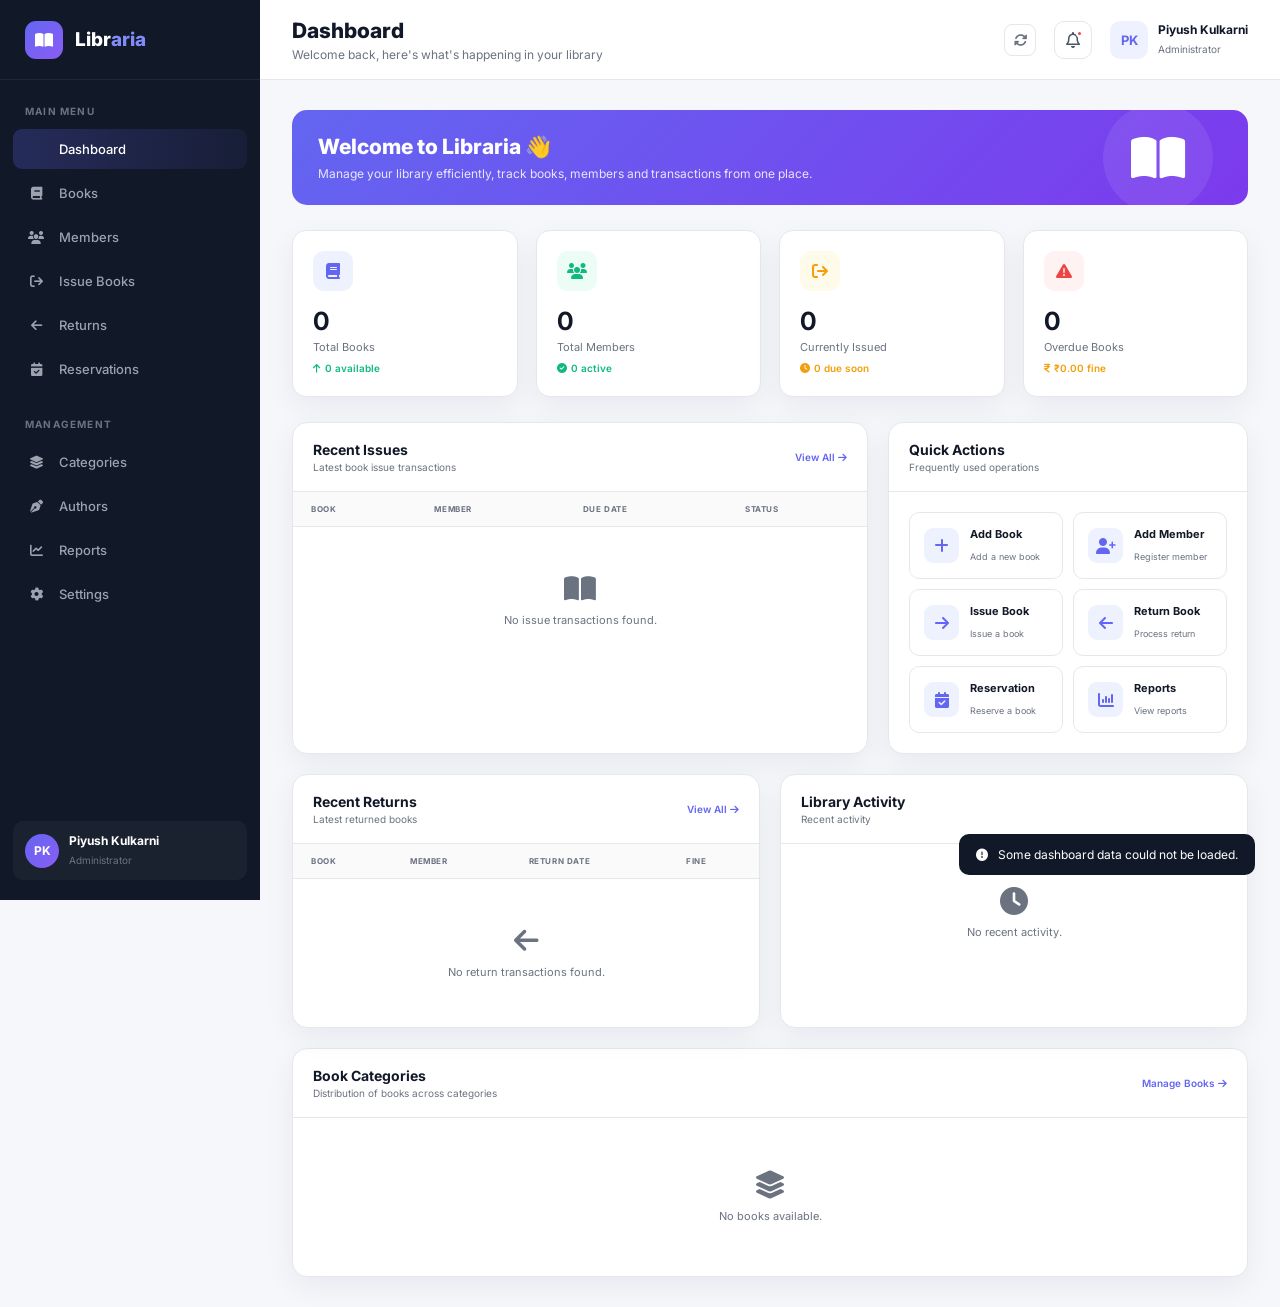
<file: frontend/dashboard.html>
<!DOCTYPE html>
<html lang="en">

<head>

    <meta charset="UTF-8">
    <meta
        name="viewport"
        content="width=device-width, initial-scale=1.0">

    <title>Dashboard | Libraria Library Management</title>

    <!-- Google Font -->
    <link
        rel="preconnect"
        href="https://fonts.googleapis.com">

    <link
        rel="preconnect"
        href="https://fonts.gstatic.com"
        crossorigin>

    <link
        href="https://fonts.googleapis.com/css2?family=Inter:wght@400;500;600;700;800&display=swap"
        rel="stylesheet">

    <!-- Font Awesome -->
    <link
        rel="stylesheet"
        href="https://cdnjs.cloudflare.com/ajax/libs/font-awesome/6.5.2/css/all.min.css">


    <style>

        /* =====================================================
           RESET
        ===================================================== */

        * {
            margin: 0;
            padding: 0;
            box-sizing: border-box;
        }


        /* =====================================================
           VARIABLES
        ===================================================== */

        :root {

            --bg: #f5f7fb;

            --sidebar: #111827;

            --primary: #6366f1;

            --primary-dark: #4f46e5;

            --text: #111827;

            --muted: #6b7280;

            --border: #e5e7eb;

            --white: #ffffff;

            --success: #10b981;

            --danger: #ef4444;

            --warning: #f59e0b;

            --shadow:
                0 10px 30px rgba(15,23,42,0.06);

        }


        body {

            font-family: "Inter", sans-serif;

            background: var(--bg);

            color: var(--text);

        }


        button,
        input,
        select {

            font-family: inherit;

        }


        /* =====================================================
           APP
        ===================================================== */

        .app {

            display: flex;

            min-height: 100vh;

        }


        /* =====================================================
           SIDEBAR
        ===================================================== */

        .sidebar {

            width: 260px;

            background: var(--sidebar);

            color: white;

            min-height: 100vh;

            position: fixed;

            left: 0;

            top: 0;

            bottom: 0;

            z-index: 100;

            transition: 0.3s;

        }


        .brand {

            height: 80px;

            display: flex;

            align-items: center;

            padding: 0 25px;

            border-bottom:
                1px solid rgba(255,255,255,.06);

        }


        .brand-icon {

            width: 38px;

            height: 38px;

            border-radius: 11px;

            background:
                linear-gradient(
                    135deg,
                    #6366f1,
                    #8b5cf6
                );

            display: flex;

            justify-content: center;

            align-items: center;

            margin-right: 12px;

        }


        .brand-icon i {

            font-size: 16px;

        }


        .brand h2 {

            font-size: 19px;

            font-weight: 800;

        }


        .brand span {

            color: #818cf8;

        }


        .menu-title {

            padding:
                25px 25px 12px;

            font-size: 10px;

            font-weight: 700;

            color: #6b7280;

            text-transform: uppercase;

            letter-spacing: 1.2px;

        }


        .nav {

            padding: 0 13px;

        }


        .nav a {

            display: flex;

            align-items: center;

            gap: 13px;

            color: #9ca3af;

            text-decoration: none;

            padding: 12px 13px;

            margin-bottom: 4px;

            border-radius: 9px;

            font-size: 13px;

            font-weight: 500;

            transition: .2s;

        }


        .nav a i {

            width: 20px;

            text-align: center;

        }


        .nav a:hover {

            background:
                rgba(255,255,255,.05);

            color: white;

        }


        .nav a.active {

            background:
                linear-gradient(
                    90deg,
                    rgba(99,102,241,.25),
                    rgba(99,102,241,.08)
                );

            color: white;

        }


        .nav a.active i {

            color: #818cf8;

        }


        /* =====================================================
           SIDEBAR PROFILE
        ===================================================== */

        .sidebar-bottom {

            position: absolute;

            bottom: 20px;

            left: 13px;

            right: 13px;

        }


        .profile-mini {

            display: flex;

            align-items: center;

            gap: 10px;

            padding: 12px;

            border-radius: 10px;

            background:
                rgba(255,255,255,.04);

        }


        .profile-avatar {

            width: 34px;

            height: 34px;

            border-radius: 50%;

            background:
                linear-gradient(
                    135deg,
                    #6366f1,
                    #8b5cf6
                );

            display: flex;

            align-items: center;

            justify-content: center;

            font-size: 12px;

            font-weight: 700;

        }


        .profile-info strong {

            display: block;

            font-size: 12px;

        }


        .profile-info small {

            color: #6b7280;

            font-size: 10px;

        }


        /* =====================================================
           MAIN
        ===================================================== */

        .main {

            margin-left: 260px;

            width:
                calc(100% - 260px);

        }


        /* =====================================================
           TOPBAR
        ===================================================== */

        .topbar {

            height: 80px;

            background: white;

            border-bottom:
                1px solid var(--border);

            display: flex;

            align-items: center;

            justify-content: space-between;

            padding: 0 32px;

            position: sticky;

            top: 0;

            z-index: 50;

        }


        .page-title h1 {

            font-size: 21px;

            font-weight: 800;

        }


        .page-title p {

            font-size: 12px;

            color: var(--muted);

            margin-top: 4px;

        }


        .top-actions {

            display: flex;

            align-items: center;

            gap: 18px;

        }


        .notification {

            width: 38px;

            height: 38px;

            border:
                1px solid var(--border);

            border-radius: 10px;

            display: flex;

            align-items: center;

            justify-content: center;

            color: #4b5563;

            position: relative;

            background: white;

        }


        .notification .dot {

            position: absolute;

            width: 7px;

            height: 7px;

            border-radius: 50%;

            background:
                var(--danger);

            top: 8px;

            right: 8px;

            border:
                2px solid white;

        }


        .admin {

            display: flex;

            align-items: center;

            gap: 10px;

        }


        .admin-avatar {

            width: 38px;

            height: 38px;

            background: #eef2ff;

            color: var(--primary);

            border-radius: 10px;

            display: flex;

            justify-content: center;

            align-items: center;

            font-weight: 700;

            font-size: 13px;

        }


        .admin-info strong {

            font-size: 12px;

            display: block;

        }


        .admin-info span {

            font-size: 10px;

            color: var(--muted);

        }


        /* =====================================================
           CONTENT
        ===================================================== */

        .content {

            padding: 30px 32px;

        }


        /* =====================================================
           WELCOME
        ===================================================== */

        .welcome-card {

            background:
                linear-gradient(
                    135deg,
                    #6366f1,
                    #7c3aed
                );

            color: white;

            border-radius: 15px;

            padding: 24px 26px;

            margin-bottom: 25px;

            display: flex;

            align-items: center;

            justify-content: space-between;

            overflow: hidden;

            position: relative;

        }


        .welcome-content {

            position: relative;

            z-index: 2;

        }


        .welcome-content h2 {

            font-size: 21px;

            font-weight: 800;

            margin-bottom: 7px;

        }


        .welcome-content p {

            font-size: 12px;

            opacity: .85;

        }


        .welcome-icon {

            width: 110px;

            height: 110px;

            border-radius: 50%;

            background:
                rgba(255,255,255,.08);

            display: flex;

            justify-content: center;

            align-items: center;

            font-size: 48px;

            position: absolute;

            right: 35px;

            top: 50%;

            transform: translateY(-50%);

        }


        /* =====================================================
           STATS
        ===================================================== */

        .stats {

            display: grid;

            grid-template-columns:
                repeat(4, 1fr);

            gap: 18px;

            margin-bottom: 25px;

        }


        .stat-card {

            background: white;

            border:
                1px solid var(--border);

            border-radius: 14px;

            padding: 20px;

            box-shadow:
                var(--shadow);

            transition: .2s;

        }


        .stat-card:hover {

            transform:
                translateY(-2px);

        }


        .stat-top {

            display: flex;

            justify-content:
                space-between;

            align-items: center;

        }


        .stat-icon {

            width: 40px;

            height: 40px;

            border-radius: 11px;

            display: flex;

            justify-content: center;

            align-items: center;

        }


        .purple {

            background: #eef2ff;

            color: #6366f1;

        }


        .green {

            background: #ecfdf5;

            color: #10b981;

        }


        .orange {

            background: #fffbeb;

            color: #f59e0b;

        }


        .red {

            background: #fef2f2;

            color: #ef4444;

        }


        .stat-card h3 {

            font-size: 25px;

            margin-top: 15px;

        }


        .stat-card p {

            font-size: 11px;

            color: var(--muted);

            margin-top: 4px;

        }


        .stat-change {

            font-size: 10px;

            font-weight: 600;

            margin-top: 8px;

            display: inline-flex;

            align-items: center;

            gap: 4px;

        }


        .stat-change.up {

            color: var(--success);

        }


        .stat-change.warning {

            color: var(--warning);

        }


        /* =====================================================
           GRID
        ===================================================== */

        .dashboard-grid {

            display: grid;

            grid-template-columns:
                1.6fr 1fr;

            gap: 20px;

            margin-bottom: 20px;

        }


        .dashboard-grid-bottom {

            display: grid;

            grid-template-columns:
                1fr 1fr;

            gap: 20px;

        }


        /* =====================================================
           SECTION CARD
        ===================================================== */

        .section-card {

            background: white;

            border:
                1px solid var(--border);

            border-radius: 15px;

            box-shadow:
                var(--shadow);

            overflow: hidden;

        }


        .section-header {

            padding: 18px 20px;

            border-bottom:
                1px solid var(--border);

            display: flex;

            align-items: center;

            justify-content: space-between;

        }


        .section-header h2 {

            font-size: 14px;

            font-weight: 700;

        }


        .section-header p {

            font-size: 10px;

            color: var(--muted);

            margin-top: 3px;

        }


        .view-all {

            font-size: 10px;

            color: var(--primary);

            text-decoration: none;

            font-weight: 600;

        }


        .view-all:hover {

            color:
                var(--primary-dark);

        }


        /* =====================================================
           TABLE
        ===================================================== */

        .table-wrapper {

            overflow-x: auto;

        }


        table {

            width: 100%;

            border-collapse:
                collapse;

        }


        th {

            background: #fafafa;

            color: #6b7280;

            text-transform:
                uppercase;

            font-size: 8px;

            letter-spacing: .6px;

            font-weight: 700;

            text-align: left;

            padding: 12px 18px;

            border-bottom:
                1px solid var(--border);

        }


        td {

            padding: 13px 18px;

            border-bottom:
                1px solid #f0f1f3;

            font-size: 11px;

        }


        tr:last-child td {

            border-bottom: none;

        }


        tr:hover td {

            background: #fafbff;

        }


        .member-info,
        .book-info {

            display: flex;

            align-items: center;

            gap: 9px;

        }


        .avatar {

            width: 32px;

            height: 32px;

            border-radius: 8px;

            background: #eef2ff;

            color: var(--primary);

            display: flex;

            align-items: center;

            justify-content: center;

            font-size: 10px;

            font-weight: 700;

            flex-shrink: 0;

        }


        .book-icon {

            width: 31px;

            height: 38px;

            border-radius: 5px;

            background:
                linear-gradient(
                    135deg,
                    #4338ca,
                    #6366f1
                );

            color: white;

            display: flex;

            align-items: center;

            justify-content: center;

            flex-shrink: 0;

        }


        .member-name strong,
        .book-name strong {

            display: block;

            font-size: 11px;

            margin-bottom: 2px;

        }


        .member-name span,
        .book-name span {

            font-size: 9px;

            color: var(--muted);

        }


        .date {

            font-size: 10px;

            color: #4b5563;

        }


        .badge {

            display: inline-flex;

            padding: 5px 8px;

            border-radius: 20px;

            font-size: 8px;

            font-weight: 600;

        }


        .issued {

            color: #4338ca;

            background: #eef2ff;

        }


        .returned {

            color: #047857;

            background: #ecfdf5;

        }


        .overdue {

            color: #b91c1c;

            background: #fef2f2;

        }


        .pending {

            color: #b45309;

            background: #fffbeb;

        }


        /* =====================================================
           QUICK ACTIONS
        ===================================================== */

        .quick-actions {

            padding: 20px;

            display: grid;

            grid-template-columns:
                repeat(2, 1fr);

            gap: 10px;

        }


        .quick-action {

            text-decoration: none;

            border:
                1px solid var(--border);

            border-radius: 10px;

            padding: 14px;

            display: flex;

            align-items: center;

            gap: 11px;

            color: var(--text);

            transition: .2s;

        }


        .quick-action:hover {

            border-color:
                #c7d2fe;

            background:
                #fafbff;

            transform:
                translateY(-1px);

        }


        .quick-action-icon {

            width: 35px;

            height: 35px;

            border-radius: 9px;

            display: flex;

            align-items: center;

            justify-content: center;

            background: #eef2ff;

            color: var(--primary);

            flex-shrink: 0;

        }


        .quick-action strong {

            display: block;

            font-size: 11px;

            margin-bottom: 3px;

        }


        .quick-action span {

            font-size: 9px;

            color: var(--muted);

        }


        /* =====================================================
           ACTIVITY
        ===================================================== */

        .activity-list {

            padding: 8px 20px 15px;

        }


        .activity-item {

            display: flex;

            gap: 11px;

            padding: 12px 0;

            border-bottom:
                1px solid #f0f1f3;

        }


        .activity-item:last-child {

            border-bottom: none;

        }


        .activity-icon {

            width: 31px;

            height: 31px;

            border-radius: 8px;

            display: flex;

            align-items: center;

            justify-content: center;

            flex-shrink: 0;

            font-size: 11px;

        }


        .activity-content {

            flex: 1;

        }


        .activity-content strong {

            display: block;

            font-size: 10px;

            margin-bottom: 3px;

        }


        .activity-content span {

            display: block;

            font-size: 9px;

            color: var(--muted);

        }


        .activity-time {

            font-size: 8px;

            color: #9ca3af;

            white-space: nowrap;

        }


        /* =====================================================
           CATEGORY SECTION
        ===================================================== */

        .category-list {

            padding: 18px 20px;

        }


        .category-item {

            margin-bottom: 15px;

        }


        .category-item:last-child {

            margin-bottom: 0;

        }


        .category-top {

            display: flex;

            justify-content: space-between;

            margin-bottom: 6px;

        }


        .category-top span {

            font-size: 10px;

            color: #4b5563;

        }


        .category-top strong {

            font-size: 10px;

        }


        .progress {

            height: 6px;

            background: #f1f5f9;

            border-radius: 20px;

            overflow: hidden;

        }


        .progress-bar {

            height: 100%;

            border-radius: 20px;

            background:
                linear-gradient(
                    90deg,
                    #6366f1,
                    #8b5cf6
                );

        }


        /* =====================================================
           EMPTY STATE
        ===================================================== */

        .empty-state {

            text-align: center;

            padding: 35px 20px;

            color: var(--muted);

        }


        .empty-state i {

            font-size: 28px;

            margin-bottom: 10px;

        }


        .empty-state p {

            font-size: 11px;

        }


        /* =====================================================
           MOBILE MENU
        ===================================================== */

        .mobile-menu {

            display: none;

            border: none;

            background: transparent;

            font-size: 20px;

            cursor: pointer;

            color: var(--text);

        }


        /* =====================================================
           REFRESH BUTTON
        ===================================================== */

        .refresh-btn {

            width: 32px;

            height: 32px;

            border:
                1px solid var(--border);

            border-radius: 8px;

            background: white;

            color: var(--muted);

            cursor: pointer;

        }


        .refresh-btn:hover {

            color: var(--primary);

            background: #eef2ff;

        }


        /* =====================================================
           TOAST
        ===================================================== */

        .toast {

            position: fixed;

            right: 25px;

            bottom: 25px;

            background: #111827;

            color: white;

            padding: 13px 17px;

            border-radius: 10px;

            font-size: 12px;

            display: flex;

            align-items: center;

            gap: 10px;

            opacity: 0;

            pointer-events: none;

            transform:
                translateY(15px);

            transition: .3s;

            z-index: 2000;

        }


        .toast.show {

            opacity: 1;

            transform:
                translateY(0);

        }


        /* =====================================================
           RESPONSIVE
        ===================================================== */

        @media(max-width:1100px) {

            .stats {

                grid-template-columns:
                    repeat(2,1fr);

            }


            .dashboard-grid {

                grid-template-columns:
                    1fr;

            }


            .dashboard-grid-bottom {

                grid-template-columns:
                    1fr;

            }

        }


        @media(max-width:800px) {

            .sidebar {

                transform:
                    translateX(-100%);

            }


            .sidebar.open {

                transform:
                    translateX(0);

            }


            .main {

                margin-left: 0;

                width: 100%;

            }


            .mobile-menu {

                display: block;

                margin-right: 15px;

            }


            .content {

                padding:
                    20px 15px;

            }


            .topbar {

                padding:
                    0 18px;

            }


            .welcome-card {

                padding: 20px;

            }


            .welcome-icon {

                right: 10px;

                opacity: .6;

            }


            .admin-info {

                display: none;

            }


            .notification {

                display: none;

            }

        }


        @media(max-width:500px) {

            .stats {

                grid-template-columns:
                    1fr;

            }


            .quick-actions {

                grid-template-columns:
                    1fr;

            }


            .welcome-content h2 {

                font-size: 17px;

            }


            .welcome-content p {

                max-width: 70%;

            }

        }

    </style>

</head>


<body>


<div class="app">


    <!-- =====================================================
         SIDEBAR
    ====================================================== -->

    <aside
        class="sidebar"
        id="sidebar">


        <!-- BRAND -->

        <div class="brand">

            <div class="brand-icon">

                <i class="fa-solid fa-book-open"></i>

            </div>

            <h2>
                Libr<span>aria</span>
            </h2>

        </div>


        <!-- MAIN MENU -->

        <div class="menu-title">
            Main Menu
        </div>


        <nav class="nav">


            <a
                href="dashboard.html"
                class="active">

                <i class="fa-solid fa-grid-2"></i>

                Dashboard

            </a>


            <a href="books.html">

                <i class="fa-solid fa-book"></i>

                Books

            </a>


            <a href="members.html">

                <i class="fa-solid fa-users"></i>

                Members

            </a>


            <a href="issue-books.html">

                <i class="fa-solid fa-arrow-right-from-bracket"></i>

                Issue Books

            </a>


            <a href="returns.html">

                <i class="fa-solid fa-arrow-left"></i>

                Returns

            </a>


            <a href="reservations.html">

                <i class="fa-solid fa-calendar-check"></i>

                Reservations

            </a>

        </nav>


        <!-- MANAGEMENT -->

        <div class="menu-title">
            Management
        </div>


        <nav class="nav">


            <a href="categories.html">

                <i class="fa-solid fa-layer-group"></i>

                Categories

            </a>


            <a href="authors.html">

                <i class="fa-solid fa-pen-nib"></i>

                Authors

            </a>


            <a href="reports.html">

                <i class="fa-solid fa-chart-line"></i>

                Reports

            </a>


            <a href="settings.html">

                <i class="fa-solid fa-gear"></i>

                Settings

            </a>

        </nav>


        <!-- PROFILE -->

        <div class="sidebar-bottom">

            <div class="profile-mini">

                <div class="profile-avatar">
                    PK
                </div>


                <div class="profile-info">

                    <strong>
                        Piyush Kulkarni
                    </strong>

                    <small>
                        Administrator
                    </small>

                </div>

            </div>

        </div>


    </aside>


    <!-- =====================================================
         MAIN
    ====================================================== -->

    <main class="main">


        <!-- TOPBAR -->

        <header class="topbar">


            <div
                style="
                    display:flex;
                    align-items:center;
                ">


                <button
                    type="button"
                    class="mobile-menu"
                    onclick="toggleSidebar()">

                    <i class="fa-solid fa-bars"></i>

                </button>


                <div class="page-title">

                    <h1>
                        Dashboard
                    </h1>

                    <p>
                        Welcome back, here's what's happening in your library
                    </p>

                </div>


            </div>


            <div class="top-actions">


                <button
                    type="button"
                    class="refresh-btn"
                    title="Refresh Dashboard"
                    onclick="refreshDashboard()">

                    <i class="fa-solid fa-rotate"></i>

                </button>


                <div class="notification">

                    <i class="fa-regular fa-bell"></i>

                    <span class="dot"></span>

                </div>


                <div class="admin">

                    <div class="admin-avatar">
                        PK
                    </div>


                    <div class="admin-info">

                        <strong>
                            Piyush Kulkarni
                        </strong>

                        <span>
                            Administrator
                        </span>

                    </div>

                </div>

            </div>


        </header>


        <!-- =================================================
             CONTENT
        ================================================== -->

        <section class="content">


            <!-- WELCOME CARD -->

            <div class="welcome-card">


                <div class="welcome-content">

                    <h2>
                        Welcome to Libraria 👋
                    </h2>

                    <p>
                        Manage your library efficiently,
                        track books, members and transactions
                        from one place.
                    </p>

                </div>


                <div class="welcome-icon">

                    <i class="fa-solid fa-book-open"></i>

                </div>


            </div>


            <!-- =================================================
                 STATISTICS
            ================================================== -->

            <div class="stats">


                <!-- TOTAL BOOKS -->

                <div class="stat-card">

                    <div class="stat-top">

                        <div class="stat-icon purple">

                            <i class="fa-solid fa-book"></i>

                        </div>

                    </div>


                    <h3 id="totalBooks">
                        0
                    </h3>


                    <p>
                        Total Books
                    </p>


                    <span class="stat-change up">

                        <i class="fa-solid fa-arrow-up"></i>

                        <span id="bookAvailability">
                            0 available
                        </span>

                    </span>

                </div>


                <!-- TOTAL MEMBERS -->

                <div class="stat-card">

                    <div class="stat-top">

                        <div class="stat-icon green">

                            <i class="fa-solid fa-users"></i>

                        </div>

                    </div>


                    <h3 id="totalMembers">
                        0
                    </h3>


                    <p>
                        Total Members
                    </p>


                    <span class="stat-change up">

                        <i class="fa-solid fa-circle-check"></i>

                        <span id="activeMembers">
                            0 active
                        </span>

                    </span>

                </div>


                <!-- ISSUED BOOKS -->

                <div class="stat-card">

                    <div class="stat-top">

                        <div class="stat-icon orange">

                            <i class="fa-solid fa-arrow-right-from-bracket"></i>

                        </div>

                    </div>


                    <h3 id="issuedBooks">
                        0
                    </h3>


                    <p>
                        Currently Issued
                    </p>


                    <span class="stat-change warning">

                        <i class="fa-solid fa-clock"></i>

                        <span id="dueSoonBooks">
                            0 due soon
                        </span>

                    </span>

                </div>


                <!-- OVERDUE -->

                <div class="stat-card">

                    <div class="stat-top">

                        <div class="stat-icon red">

                            <i class="fa-solid fa-triangle-exclamation"></i>

                        </div>

                    </div>


                    <h3 id="overdueBooks">
                        0
                    </h3>


                    <p>
                        Overdue Books
                    </p>


                    <span class="stat-change warning">

                        <i class="fa-solid fa-indian-rupee-sign"></i>

                        <span id="totalFines">
                            ₹0 fine
                        </span>

                    </span>

                </div>


            </div>


            <!-- =================================================
                 MAIN DASHBOARD GRID
            ================================================== -->

            <div class="dashboard-grid">


                <!-- RECENT ISSUES -->

                <div class="section-card">


                    <div class="section-header">

                        <div>

                            <h2>
                                Recent Issues
                            </h2>

                            <p>
                                Latest book issue transactions
                            </p>

                        </div>


                        <a
                            href="issue-books.html"
                            class="view-all">

                            View All
                            <i class="fa-solid fa-arrow-right"></i>

                        </a>

                    </div>


                    <div class="table-wrapper">

                        <table>

                            <thead>

                                <tr>

                                    <th>
                                        Book
                                    </th>

                                    <th>
                                        Member
                                    </th>

                                    <th>
                                        Due Date
                                    </th>

                                    <th>
                                        Status
                                    </th>

                                </tr>

                            </thead>


                            <tbody id="recentIssues">


                                <tr>

                                    <td colspan="4">

                                        <div class="empty-state">

                                            <i class="fa-solid fa-spinner fa-spin"></i>

                                            <p>
                                                Loading recent issues...
                                            </p>

                                        </div>

                                    </td>

                                </tr>


                            </tbody>

                        </table>

                    </div>

                </div>


                <!-- QUICK ACTIONS -->

                <div class="section-card">


                    <div class="section-header">

                        <div>

                            <h2>
                                Quick Actions
                            </h2>

                            <p>
                                Frequently used operations
                            </p>

                        </div>

                    </div>


                    <div class="quick-actions">


                        <a
                            href="books.html"
                            class="quick-action">


                            <div class="quick-action-icon">

                                <i class="fa-solid fa-plus"></i>

                            </div>


                            <div>

                                <strong>
                                    Add Book
                                </strong>

                                <span>
                                    Add a new book
                                </span>

                            </div>


                        </a>


                        <a
                            href="members.html"
                            class="quick-action">


                            <div class="quick-action-icon">

                                <i class="fa-solid fa-user-plus"></i>

                            </div>


                            <div>

                                <strong>
                                    Add Member
                                </strong>

                                <span>
                                    Register member
                                </span>

                            </div>


                        </a>


                        <a
                            href="issue-books.html"
                            class="quick-action">


                            <div class="quick-action-icon">

                                <i class="fa-solid fa-arrow-right"></i>

                            </div>


                            <div>

                                <strong>
                                    Issue Book
                                </strong>

                                <span>
                                    Issue a book
                                </span>

                            </div>


                        </a>


                        <a
                            href="returns.html"
                            class="quick-action">


                            <div class="quick-action-icon">

                                <i class="fa-solid fa-arrow-left"></i>

                            </div>


                            <div>

                                <strong>
                                    Return Book
                                </strong>

                                <span>
                                    Process return
                                </span>

                            </div>


                        </a>


                        <a
                            href="reservations.html"
                            class="quick-action">


                            <div class="quick-action-icon">

                                <i class="fa-solid fa-calendar-check"></i>

                            </div>


                            <div>

                                <strong>
                                    Reservation
                                </strong>

                                <span>
                                    Reserve a book
                                </span>

                            </div>


                        </a>


                        <a
                            href="reports.html"
                            class="quick-action">


                            <div class="quick-action-icon">

                                <i class="fa-solid fa-chart-column"></i>

                            </div>


                            <div>

                                <strong>
                                    Reports
                                </strong>

                                <span>
                                    View reports
                                </span>

                            </div>


                        </a>


                    </div>

                </div>


            </div>


            <!-- =================================================
                 BOTTOM GRID
            ================================================== -->

            <div class="dashboard-grid-bottom">


                <!-- RECENT RETURNS -->

                <div class="section-card">


                    <div class="section-header">

                        <div>

                            <h2>
                                Recent Returns
                            </h2>

                            <p>
                                Latest returned books
                            </p>

                        </div>


                        <a
                            href="returns.html"
                            class="view-all">

                            View All
                            <i class="fa-solid fa-arrow-right"></i>

                        </a>

                    </div>


                    <div class="table-wrapper">

                        <table>

                            <thead>

                                <tr>

                                    <th>
                                        Book
                                    </th>

                                    <th>
                                        Member
                                    </th>

                                    <th>
                                        Return Date
                                    </th>

                                    <th>
                                        Fine
                                    </th>

                                </tr>

                            </thead>


                            <tbody id="recentReturns">


                                <tr>

                                    <td colspan="4">

                                        <div class="empty-state">

                                            <i class="fa-solid fa-spinner fa-spin"></i>

                                            <p>
                                                Loading recent returns...
                                            </p>

                                        </div>

                                    </td>

                                </tr>


                            </tbody>

                        </table>

                    </div>

                </div>


                <!-- LIBRARY ACTIVITY -->

                <div class="section-card">


                    <div class="section-header">

                        <div>

                            <h2>
                                Library Activity
                            </h2>

                            <p>
                                Recent activity
                            </p>

                        </div>

                    </div>


                    <div
                        class="activity-list"
                        id="activityList">


                        <div class="activity-item">

                            <div
                                class="activity-icon purple">

                                <i class="fa-solid fa-spinner fa-spin"></i>

                            </div>


                            <div class="activity-content">

                                <strong>
                                    Loading activity...
                                </strong>

                                <span>
                                    Please wait
                                </span>

                            </div>

                        </div>


                    </div>

                </div>


            </div>


            <!-- =================================================
                 CATEGORY DISTRIBUTION
            ================================================== -->

            <div
                class="section-card"
                style="margin-top:20px;">


                <div class="section-header">

                    <div>

                        <h2>
                            Book Categories
                        </h2>

                        <p>
                            Distribution of books across categories
                        </p>

                    </div>


                    <a
                        href="books.html"
                        class="view-all">

                        Manage Books
                        <i class="fa-solid fa-arrow-right"></i>

                    </a>

                </div>


                <div
                    class="category-list"
                    id="categoryList">


                    <div class="empty-state">

                        <i class="fa-solid fa-spinner fa-spin"></i>

                        <p>
                            Loading categories...
                        </p>

                    </div>


                </div>

            </div>


        </section>


    </main>


</div>


<!-- =========================================================
     TOAST
========================================================== -->

<div
    class="toast"
    id="toast">


    <i
        class="fa-solid fa-circle-check">
    </i>


    <span id="toastMessage">
        Dashboard refreshed
    </span>


</div>


<!-- =========================================================
     JAVASCRIPT
========================================================== -->

<script src="js/dashboard.js"></script>


</body>

</html>
</file>
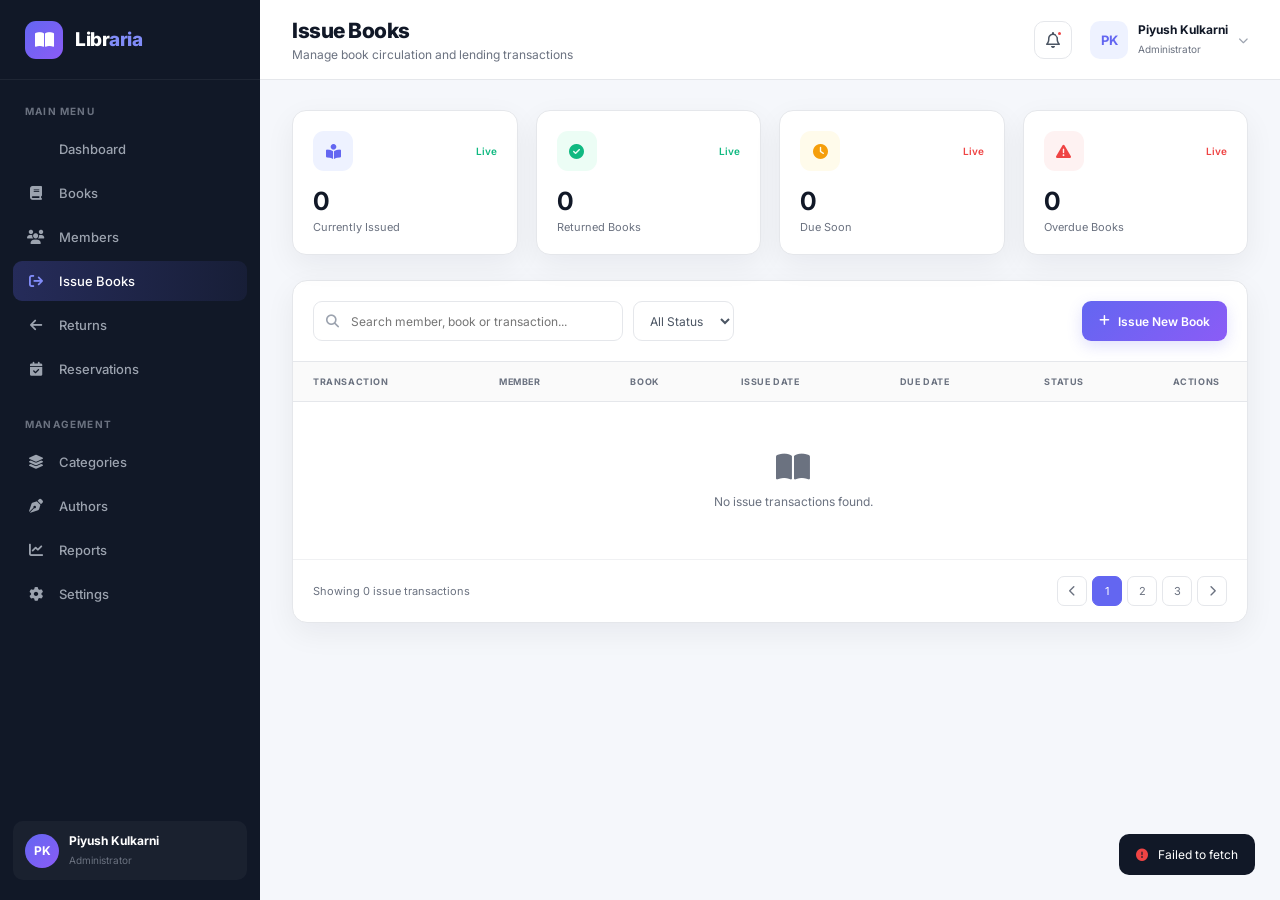
<file: frontend/issue-books.html>
<!DOCTYPE html>
<html lang="en">

<head>
    <meta charset="UTF-8">
    <meta name="viewport" content="width=device-width, initial-scale=1.0">

    <title>Issue Books | Libraria Library Management</title>

    <link rel="preconnect" href="https://fonts.googleapis.com">
    <link rel="preconnect" href="https://fonts.gstatic.com" crossorigin>

    <link
        href="https://fonts.googleapis.com/css2?family=Inter:wght@400;500;600;700;800&display=swap"
        rel="stylesheet">

    <link
        rel="stylesheet"
        href="https://cdnjs.cloudflare.com/ajax/libs/font-awesome/6.5.2/css/all.min.css">

    <style>

        * {
            margin: 0;
            padding: 0;
            box-sizing: border-box;
        }

        :root {
            --bg: #f5f7fb;
            --sidebar: #111827;
            --sidebar-light: #1f2937;
            --primary: #6366f1;
            --primary-dark: #4f46e5;
            --text: #111827;
            --muted: #6b7280;
            --border: #e5e7eb;
            --white: #ffffff;
            --success: #10b981;
            --danger: #ef4444;
            --warning: #f59e0b;
            --blue: #0ea5e9;
            --shadow: 0 10px 30px rgba(15, 23, 42, 0.06);
        }

        body {
            font-family: "Inter", sans-serif;
            background: var(--bg);
            color: var(--text);
        }

        button,
        input,
        select {
            font-family: inherit;
        }

        button {
            outline: none;
        }

        /* =========================
           LAYOUT
        ========================= */

        .app {
            display: flex;
            min-height: 100vh;
        }

        /* =========================
           SIDEBAR
        ========================= */

        .sidebar {
            width: 260px;
            background: var(--sidebar);
            color: white;
            min-height: 100vh;
            position: fixed;
            left: 0;
            top: 0;
            bottom: 0;
            z-index: 100;
            transition: 0.3s;
        }

        .brand {
            height: 80px;
            display: flex;
            align-items: center;
            padding: 0 25px;
            border-bottom: 1px solid rgba(255,255,255,0.06);
        }

        .brand-icon {
            width: 38px;
            height: 38px;
            border-radius: 11px;
            background: linear-gradient(135deg, #6366f1, #8b5cf6);
            display: flex;
            justify-content: center;
            align-items: center;
            margin-right: 12px;
            font-size: 17px;
        }

        .brand h2 {
            font-size: 19px;
            font-weight: 800;
            letter-spacing: -0.5px;
        }

        .brand span {
            color: #818cf8;
        }

        .menu-title {
            padding: 25px 25px 12px;
            font-size: 10px;
            font-weight: 700;
            color: #6b7280;
            text-transform: uppercase;
            letter-spacing: 1.2px;
        }

        .nav {
            padding: 0 13px;
        }

        .nav a {
            display: flex;
            align-items: center;
            gap: 13px;
            color: #9ca3af;
            text-decoration: none;
            padding: 12px 13px;
            margin-bottom: 4px;
            border-radius: 9px;
            font-size: 13px;
            font-weight: 500;
            transition: 0.2s;
        }

        .nav a i {
            width: 20px;
            text-align: center;
            font-size: 14px;
        }

        .nav a:hover {
            background: rgba(255,255,255,0.05);
            color: white;
        }

        .nav a.active {
            background: linear-gradient(
                90deg,
                rgba(99,102,241,0.25),
                rgba(99,102,241,0.08)
            );
            color: white;
        }

        .nav a.active i {
            color: #818cf8;
        }

        .sidebar-bottom {
            position: absolute;
            bottom: 20px;
            left: 13px;
            right: 13px;
        }

        .profile-mini {
            display: flex;
            align-items: center;
            gap: 10px;
            padding: 12px;
            border-radius: 10px;
            background: rgba(255,255,255,0.04);
        }

        .profile-avatar {
            width: 34px;
            height: 34px;
            border-radius: 50%;
            background: linear-gradient(135deg, #6366f1, #8b5cf6);
            display: flex;
            align-items: center;
            justify-content: center;
            font-size: 12px;
            font-weight: 700;
        }

        .profile-info strong {
            display: block;
            font-size: 12px;
        }

        .profile-info small {
            color: #6b7280;
            font-size: 10px;
        }

        /* =========================
           MAIN
        ========================= */

        .main {
            margin-left: 260px;
            width: calc(100% - 260px);
        }

        /* =========================
           TOPBAR
        ========================= */

        .topbar {
            height: 80px;
            background: white;
            border-bottom: 1px solid var(--border);
            display: flex;
            align-items: center;
            justify-content: space-between;
            padding: 0 32px;
            position: sticky;
            top: 0;
            z-index: 50;
        }

        .page-title h1 {
            font-size: 21px;
            font-weight: 800;
            letter-spacing: -0.5px;
        }

        .page-title p {
            font-size: 12px;
            color: var(--muted);
            margin-top: 4px;
        }

        .top-actions {
            display: flex;
            align-items: center;
            gap: 18px;
        }

        .notification {
            width: 38px;
            height: 38px;
            border: 1px solid var(--border);
            border-radius: 10px;
            display: flex;
            align-items: center;
            justify-content: center;
            color: #4b5563;
            cursor: pointer;
            position: relative;
        }

        .notification .dot {
            position: absolute;
            width: 7px;
            height: 7px;
            border-radius: 50%;
            background: var(--danger);
            top: 8px;
            right: 8px;
            border: 2px solid white;
        }

        .admin {
            display: flex;
            align-items: center;
            gap: 10px;
        }

        .admin-avatar {
            width: 38px;
            height: 38px;
            background: #eef2ff;
            color: var(--primary);
            border-radius: 10px;
            display: flex;
            justify-content: center;
            align-items: center;
            font-weight: 700;
            font-size: 13px;
        }

        .admin-info strong {
            font-size: 12px;
            display: block;
        }

        .admin-info span {
            font-size: 10px;
            color: var(--muted);
        }

        /* =========================
           CONTENT
        ========================= */

        .content {
            padding: 30px 32px;
        }

        /* =========================
           STATS
        ========================= */

        .stats {
            display: grid;
            grid-template-columns: repeat(4, 1fr);
            gap: 18px;
            margin-bottom: 25px;
        }

        .stat-card {
            background: white;
            border: 1px solid var(--border);
            border-radius: 14px;
            padding: 20px;
            box-shadow: var(--shadow);
        }

        .stat-top {
            display: flex;
            justify-content: space-between;
            align-items: center;
        }

        .stat-icon {
            width: 40px;
            height: 40px;
            border-radius: 11px;
            display: flex;
            justify-content: center;
            align-items: center;
            font-size: 15px;
        }

        .purple {
            background: #eef2ff;
            color: #6366f1;
        }

        .green {
            background: #ecfdf5;
            color: #10b981;
        }

        .orange {
            background: #fffbeb;
            color: #f59e0b;
        }

        .red {
            background: #fef2f2;
            color: #ef4444;
        }

        .stat-card h3 {
            font-size: 25px;
            margin-top: 15px;
            letter-spacing: -1px;
        }

        .stat-card p {
            font-size: 11px;
            color: var(--muted);
            margin-top: 4px;
        }

        .stat-change {
            font-size: 10px;
            font-weight: 600;
        }

        .up {
            color: var(--success);
        }

        .down {
            color: var(--danger);
        }

        /* =========================
           SECTION
        ========================= */

        .section-card {
            background: white;
            border: 1px solid var(--border);
            border-radius: 15px;
            box-shadow: var(--shadow);
            overflow: hidden;
        }

        /* =========================
           TOOLBAR
        ========================= */

        .toolbar {
            padding: 20px;
            display: flex;
            justify-content: space-between;
            align-items: center;
            gap: 15px;
            border-bottom: 1px solid var(--border);
        }

        .toolbar-left {
            display: flex;
            align-items: center;
            gap: 10px;
            flex: 1;
        }

        .search {
            position: relative;
            max-width: 310px;
            width: 100%;
        }

        .search i {
            position: absolute;
            left: 13px;
            top: 50%;
            transform: translateY(-50%);
            color: #9ca3af;
            font-size: 13px;
        }

        .search input {
            width: 100%;
            height: 40px;
            border: 1px solid var(--border);
            border-radius: 9px;
            padding: 0 15px 0 37px;
            outline: none;
            font-size: 12px;
        }

        .search input:focus,
        select:focus,
        .form-group input:focus {
            border-color: var(--primary);
            box-shadow: 0 0 0 3px rgba(99,102,241,0.08);
        }

        select {
            height: 40px;
            border: 1px solid var(--border);
            border-radius: 9px;
            padding: 0 12px;
            color: #4b5563;
            font-size: 12px;
            outline: none;
            background: white;
            cursor: pointer;
        }

        .add-btn {
            border: none;
            height: 40px;
            padding: 0 17px;
            background: linear-gradient(
                135deg,
                var(--primary),
                #8b5cf6
            );
            color: white;
            border-radius: 9px;
            font-size: 12px;
            font-weight: 600;
            cursor: pointer;
            display: flex;
            align-items: center;
            gap: 8px;
            box-shadow: 0 5px 15px rgba(99,102,241,0.2);
            transition: 0.2s;
        }

        .add-btn:hover {
            transform: translateY(-1px);
        }

        /* =========================
           TABLE
        ========================= */

        .table-wrapper {
            overflow-x: auto;
        }

        table {
            width: 100%;
            border-collapse: collapse;
            min-width: 1000px;
        }

        th {
            background: #fafafa;
            color: #6b7280;
            text-transform: uppercase;
            font-size: 9px;
            letter-spacing: 0.6px;
            font-weight: 700;
            text-align: left;
            padding: 14px 20px;
            border-bottom: 1px solid var(--border);
        }

        td {
            padding: 15px 20px;
            border-bottom: 1px solid #f0f1f3;
            font-size: 12px;
            vertical-align: middle;
        }

        tr:hover td {
            background: #fafbff;
        }

        .member-info,
        .book-info {
            display: flex;
            align-items: center;
            gap: 10px;
        }

        .avatar {
            width: 36px;
            height: 36px;
            border-radius: 9px;
            background: #eef2ff;
            color: var(--primary);
            display: flex;
            align-items: center;
            justify-content: center;
            font-size: 11px;
            font-weight: 700;
        }

        .book-icon {
            width: 36px;
            height: 44px;
            border-radius: 5px;
            background: linear-gradient(135deg,#4338ca,#6366f1);
            color: white;
            display: flex;
            align-items: center;
            justify-content: center;
            box-shadow: 0 4px 8px rgba(0,0,0,.12);
        }

        .member-name strong,
        .book-name strong {
            display: block;
            font-size: 12px;
            margin-bottom: 3px;
        }

        .member-name span,
        .book-name span {
            font-size: 10px;
            color: var(--muted);
        }

        .transaction-id {
            font-family: monospace;
            font-size: 11px;
            color: #4b5563;
        }

        .date {
            font-size: 11px;
            color: #4b5563;
        }

        .badge {
            display: inline-flex;
            align-items: center;
            padding: 5px 9px;
            border-radius: 20px;
            font-size: 9px;
            font-weight: 600;
        }

        .issued {
            color: #4338ca;
            background: #eef2ff;
        }

        .returned {
            color: #047857;
            background: #ecfdf5;
        }

        .overdue {
            color: #b91c1c;
            background: #fef2f2;
        }

        .due-soon {
            color: #b45309;
            background: #fffbeb;
        }

        .actions {
            display: flex;
            gap: 6px;
        }

        .action-btn {
            width: 31px;
            height: 31px;
            border: 1px solid var(--border);
            background: white;
            border-radius: 7px;
            cursor: pointer;
            color: #6b7280;
            transition: 0.2s;
        }

        .action-btn:hover {
            border-color: #c7d2fe;
            color: var(--primary);
            background: #eef2ff;
        }

        .return-btn:hover {
            color: var(--success);
            border-color: #a7f3d0;
            background: #ecfdf5;
        }

        .delete-btn:hover {
            border-color: #fecaca;
            color: var(--danger);
            background: #fef2f2;
        }

        .empty-row td {
            text-align: center;
            padding: 50px 20px;
            color: var(--muted);
        }

        .empty-row i {
            font-size: 30px;
            margin-bottom: 12px;
            display: block;
        }

        /* =========================
           FOOTER
        ========================= */

        .table-footer {
            display: flex;
            align-items: center;
            justify-content: space-between;
            padding: 16px 20px;
        }

        .table-footer p {
            color: var(--muted);
            font-size: 11px;
        }

        .pagination {
            display: flex;
            gap: 5px;
        }

        .page-btn {
            width: 30px;
            height: 30px;
            border: 1px solid var(--border);
            background: white;
            border-radius: 7px;
            font-size: 11px;
            cursor: pointer;
            color: #6b7280;
        }

        .page-btn.active {
            background: var(--primary);
            color: white;
            border-color: var(--primary);
        }

        /* =========================
           MODAL
        ========================= */

        .modal-overlay {
            position: fixed;
            inset: 0;
            background: rgba(15,23,42,.55);
            backdrop-filter: blur(5px);
            display: none;
            justify-content: center;
            align-items: center;
            z-index: 1000;
            padding: 20px;
        }

        .modal-overlay.show {
            display: flex;
        }

        .modal {
            width: 100%;
            max-width: 620px;
            background: white;
            border-radius: 17px;
            box-shadow: 0 30px 80px rgba(0,0,0,.2);
            animation: modalIn .25s ease;
        }

        @keyframes modalIn {
            from {
                opacity: 0;
                transform: translateY(20px) scale(.98);
            }

            to {
                opacity: 1;
                transform: translateY(0) scale(1);
            }
        }

        .modal-header {
            padding: 20px 24px;
            border-bottom: 1px solid var(--border);
            display: flex;
            align-items: center;
            justify-content: space-between;
        }

        .modal-header h2 {
            font-size: 17px;
        }

        .close {
            border: none;
            background: #f3f4f6;
            width: 32px;
            height: 32px;
            border-radius: 8px;
            cursor: pointer;
            color: #6b7280;
        }

        .modal-body {
            padding: 24px;
        }

        .form-grid {
            display: grid;
            grid-template-columns: 1fr 1fr;
            gap: 17px;
        }

        .form-group {
            display: flex;
            flex-direction: column;
            gap: 7px;
        }

        .form-group.full {
            grid-column: span 2;
        }

        .form-group label {
            font-size: 11px;
            font-weight: 600;
            color: #374151;
        }

        .form-group input,
        .form-group select {
            height: 41px;
            border: 1px solid var(--border);
            border-radius: 8px;
            padding: 0 12px;
            outline: none;
            font-size: 12px;
            background: white;
        }

        .member-limit {
            padding: 12px;
            background: #f8fafc;
            border: 1px solid var(--border);
            border-radius: 9px;
            font-size: 11px;
            color: var(--muted);
        }

        .member-limit strong {
            color: var(--text);
        }

        .selected-info {
            display: flex;
            align-items: center;
            gap: 12px;
            padding: 12px;
            background: #f8fafc;
            border: 1px solid var(--border);
            border-radius: 9px;
        }

        .info-avatar {
            width: 38px;
            height: 38px;
            border-radius: 9px;
            background: #eef2ff;
            color: var(--primary);
            display: flex;
            justify-content: center;
            align-items: center;
            font-size: 11px;
            font-weight: 700;
            flex-shrink: 0;
        }

        .book-avatar {
            background: linear-gradient(135deg,#4338ca,#6366f1);
            color: white;
        }

        .info-content {
            flex: 1;
            min-width: 0;
        }

        .info-content strong {
            display: block;
            font-size: 12px;
            margin-bottom: 3px;
        }

        .info-content span {
            display: block;
            font-size: 10px;
            color: var(--muted);
            margin-top: 2px;
        }

        .member-limit .status-badge {
            display: inline-flex;
            margin-top: 7px;
            padding: 4px 7px;
            border-radius: 15px;
            font-size: 9px;
            font-weight: 600;
        }

        .status-badge.active {
            color: #047857;
            background: #ecfdf5;
        }

        .status-badge.suspended,
        .status-badge.expired {
            color: #b91c1c;
            background: #fef2f2;
        }

        .member-limit strong {
            margin-left: 3px;
        }

        .book-availability {
            text-align: right;
            min-width: 80px;
        }

        .book-availability small {
            display: block;
            color: var(--muted);
            font-size: 9px;
        }

        .book-availability strong {
            display: block;
            color: var(--success);
            font-size: 18px;
            margin-top: 3px;
        }

        .modal-footer {
            padding: 17px 24px;
            border-top: 1px solid var(--border);
            display: flex;
            justify-content: flex-end;
            gap: 10px;
        }

        .cancel-btn {
            height: 39px;
            padding: 0 17px;
            border: 1px solid var(--border);
            background: white;
            border-radius: 8px;
            cursor: pointer;
            font-size: 11px;
        }

        .save-btn {
            height: 39px;
            padding: 0 19px;
            border: none;
            background: var(--primary);
            color: white;
            border-radius: 8px;
            cursor: pointer;
            font-size: 11px;
            font-weight: 600;
        }

        .save-btn:disabled {
            opacity: .65;
            cursor: not-allowed;
        }

        /* =========================
           TOAST
        ========================= */

        .toast {
            position: fixed;
            right: 25px;
            bottom: 25px;
            background: #111827;
            color: white;
            padding: 13px 17px;
            border-radius: 10px;
            font-size: 12px;
            display: flex;
            align-items: center;
            gap: 10px;
            opacity: 0;
            pointer-events: none;
            transform: translateY(15px);
            transition: .3s;
            z-index: 2000;
        }

        .toast.show {
            opacity: 1;
            transform: translateY(0);
        }

        .toast i {
            color: #34d399;
        }

        /* =========================
           MOBILE
        ========================= */

        .mobile-menu {
            display: none;
            border: none;
            background: transparent;
            font-size: 20px;
            cursor: pointer;
        }

        @media(max-width:1100px) {

            .stats {
                grid-template-columns: repeat(2,1fr);
            }

        }

        @media(max-width:800px) {

            .sidebar {
                transform: translateX(-100%);
            }

            .sidebar.open {
                transform: translateX(0);
            }

            .main {
                margin-left: 0;
                width: 100%;
            }

            .mobile-menu {
                display: block;
                margin-right: 15px;
            }

            .topbar {
                padding: 0 18px;
            }

            .content {
                padding: 20px 15px;
            }

            .toolbar {
                flex-direction: column;
                align-items: stretch;
            }

            .toolbar-left {
                flex-direction: column;
            }

            .search {
                max-width: none;
            }

            .toolbar select {
                width: 100%;
            }

            .add-btn {
                justify-content: center;
            }

            .admin-info {
                display: none;
            }

            .form-grid {
                grid-template-columns: 1fr;
            }

            .form-group.full {
                grid-column: span 1;
            }

        }

        @media(max-width:500px) {

            .stats {
                grid-template-columns: 1fr;
            }

            .page-title h1 {
                font-size: 17px;
            }

            .page-title p {
                display: none;
            }

            .notification {
                display: none;
            }

            .table-footer {
                flex-direction: column;
                gap: 12px;
                align-items: flex-start;
            }

            .selected-info {
                align-items: flex-start;
            }

            .book-availability {
                margin-left: auto;
            }

        }

    </style>
</head>

<body>

<div class="app">

    <!-- ================= SIDEBAR ================= -->

    <aside class="sidebar" id="sidebar">

        <div class="brand">

            <div class="brand-icon">
                <i class="fa-solid fa-book-open"></i>
            </div>

            <h2>Libr<span>aria</span></h2>

        </div>

        <div class="menu-title">
            Main Menu
        </div>

        <nav class="nav">

            <a href="dashboard.html">
                <i class="fa-solid fa-grid-2"></i>
                Dashboard
            </a>

            <a href="books.html">
                <i class="fa-solid fa-book"></i>
                Books
            </a>

            <a href="members.html">
                <i class="fa-solid fa-users"></i>
                Members
            </a>

            <a href="issue-books.html" class="active">
                <i class="fa-solid fa-arrow-right-from-bracket"></i>
                Issue Books
            </a>

            <a href="returns.html">
                <i class="fa-solid fa-arrow-left"></i>
                Returns
            </a>

            <a href="reservations.html">
                <i class="fa-solid fa-calendar-check"></i>
                Reservations
            </a>

        </nav>

        <div class="menu-title">
            Management
        </div>

        <nav class="nav">

            <a href="categories.html">
                <i class="fa-solid fa-layer-group"></i>
                Categories
            </a>

            <a href="authors.html">
                <i class="fa-solid fa-pen-nib"></i>
                Authors
            </a>

            <a href="reports.html">
                <i class="fa-solid fa-chart-line"></i>
                Reports
            </a>

            <a href="settings.html">
                <i class="fa-solid fa-gear"></i>
                Settings
            </a>

        </nav>

        <div class="sidebar-bottom">

            <div class="profile-mini">

                <div class="profile-avatar">
                    PK
                </div>

                <div class="profile-info">
                    <strong>Piyush Kulkarni</strong>
                    <small>Administrator</small>
                </div>

            </div>

        </div>

    </aside>


    <!-- ================= MAIN ================= -->

    <main class="main">

        <header class="topbar">

            <div style="display:flex;align-items:center;">

                <button
                    type="button"
                    class="mobile-menu"
                    onclick="toggleSidebar()">

                    <i class="fa-solid fa-bars"></i>

                </button>

                <div class="page-title">

                    <h1>Issue Books</h1>

                    <p>
                        Manage book circulation and lending transactions
                    </p>

                </div>

            </div>


            <div class="top-actions">

                <div class="notification">

                    <i class="fa-regular fa-bell"></i>

                    <span class="dot"></span>

                </div>

                <div class="admin">

                    <div class="admin-avatar">
                        PK
                    </div>

                    <div class="admin-info">

                        <strong>Piyush Kulkarni</strong>

                        <span>Administrator</span>

                    </div>

                    <i
                        class="fa-solid fa-chevron-down"
                        style="font-size:10px;color:#9ca3af;">
                    </i>

                </div>

            </div>

        </header>


        <!-- ================= CONTENT ================= -->

        <section class="content">

            <!-- STATISTICS -->

            <div class="stats">

                <div class="stat-card">

                    <div class="stat-top">

                        <div class="stat-icon purple">
                            <i class="fa-solid fa-book-open-reader"></i>
                        </div>

                        <span class="stat-change up">
                            Live
                        </span>

                    </div>

                    <h3 id="totalIssued">0</h3>

                    <p>
                        Currently Issued
                    </p>

                </div>


                <div class="stat-card">

                    <div class="stat-top">

                        <div class="stat-icon green">
                            <i class="fa-solid fa-circle-check"></i>
                        </div>

                        <span class="stat-change up">
                            Live
                        </span>

                    </div>

                    <h3 id="returnedBooks">0</h3>

                    <p>
                        Returned Books
                    </p>

                </div>


                <div class="stat-card">

                    <div class="stat-top">

                        <div class="stat-icon orange">
                            <i class="fa-solid fa-clock"></i>
                        </div>

                        <span class="stat-change down">
                            Live
                        </span>

                    </div>

                    <h3 id="dueSoon">0</h3>

                    <p>
                        Due Soon
                    </p>

                </div>


                <div class="stat-card">

                    <div class="stat-top">

                        <div class="stat-icon red">
                            <i class="fa-solid fa-triangle-exclamation"></i>
                        </div>

                        <span class="stat-change down">
                            Live
                        </span>

                    </div>

                    <h3 id="overdueBooks">0</h3>

                    <p>
                        Overdue Books
                    </p>

                </div>

            </div>


            <!-- ISSUE TABLE -->

            <div class="section-card">

                <div class="toolbar">

                    <div class="toolbar-left">

                        <div class="search">

                            <i class="fa-solid fa-magnifying-glass"></i>

                            <input
                                type="text"
                                id="searchInput"
                                placeholder="Search member, book or transaction..."
                                oninput="filterIssues()">

                        </div>


                        <select
                            id="statusFilter"
                            onchange="filterIssues()">

                            <option value="all">
                                All Status
                            </option>

                            <option value="issued">
                                Issued
                            </option>

                            <option value="due-soon">
                                Due Soon
                            </option>

                            <option value="overdue">
                                Overdue
                            </option>

                            <option value="returned">
                                Returned
                            </option>

                        </select>

                    </div>


                    <button
                        type="button"
                        class="add-btn"
                        onclick="openModal()">

                        <i class="fa-solid fa-plus"></i>

                        Issue New Book

                    </button>

                </div>


                <div class="table-wrapper">

                    <table>

                        <thead>

                            <tr>

                                <th>Transaction</th>
                                <th>Member</th>
                                <th>Book</th>
                                <th>Issue Date</th>
                                <th>Due Date</th>
                                <th>Status</th>
                                <th>Actions</th>

                            </tr>

                        </thead>

                        <tbody id="issueTable">

                        </tbody>

                    </table>

                </div>


                <div class="table-footer">

                    <p id="resultText">
                        Showing 0 issue transactions
                    </p>

                    <div class="pagination">

                        <button
                            type="button"
                            class="page-btn"
                            disabled>

                            <i class="fa-solid fa-chevron-left"></i>

                        </button>

                        <button
                            type="button"
                            class="page-btn active">

                            1

                        </button>

                        <button
                            type="button"
                            class="page-btn"
                            disabled>

                            2

                        </button>

                        <button
                            type="button"
                            class="page-btn"
                            disabled>

                            3

                        </button>

                        <button
                            type="button"
                            class="page-btn"
                            disabled>

                            <i class="fa-solid fa-chevron-right"></i>

                        </button>

                    </div>

                </div>

            </div>

        </section>

    </main>

</div>


<!-- ================= MODAL ================= -->

<div
    class="modal-overlay"
    id="issueModal">

    <div class="modal">

        <div class="modal-header">

            <h2>
                Issue New Book
            </h2>

            <button
                type="button"
                class="close"
                onclick="closeModal()">

                <i class="fa-solid fa-xmark"></i>

            </button>

        </div>


        <div class="modal-body">

            <form
                id="issueForm"
                onsubmit="issueBook(event)">

                <div class="form-grid">

                    <div class="form-group full">

                        <label>
                            Select Member
                        </label>

                        <select
                            id="memberSelect"
                            onchange="handleMemberChange()"
                            required>

                            <option value="">
                                Select member
                            </option>

                        </select>

                    </div>


                    <div
                        class="form-group full"
                        id="memberInfo"
                        style="display:block;">

                    </div>


                    <div
                        class="form-group full"
                        id="memberLimitBox"
                        style="display:none;">

                        <div class="member-limit">

                            <i class="fa-solid fa-circle-info"></i>

                            Current issues:
                            <strong id="currentIssues">0</strong>

                        </div>

                    </div>


                    <div class="form-group full">

                        <label>
                            Select Book
                        </label>

                        <select
                            id="bookSelect"
                            onchange="handleBookChange()"
                            required>

                            <option value="">
                                Select available book
                            </option>

                        </select>

                    </div>


                    <div
                        class="form-group full"
                        id="bookInfo"
                        style="display:block;">

                    </div>


                    <div
                        class="form-group full"
                        id="availabilityBox"
                        style="display:none;">

                        <div class="member-limit">

                            <i
                                class="fa-solid fa-circle-check"
                                style="color:#10b981;">
                            </i>

                            Book is available for issue.

                        </div>

                    </div>


                    <div class="form-group">

                        <label>
                            Issue Date
                        </label>

                        <input
                            type="date"
                            id="issueDate"
                            onchange="updateDueDate()"
                            required>

                    </div>


                    <div class="form-group">

                        <label>
                            Due Date
                        </label>

                        <input
                            type="date"
                            id="dueDate"
                            required>

                    </div>

                </div>

            </form>

        </div>


        <div class="modal-footer">

            <button
                type="button"
                class="cancel-btn"
                onclick="closeModal()">

                Cancel

            </button>

            <button
                type="button"
                id="issueButton"
                class="save-btn"
                onclick="issueBook()">

                <i class="fa-solid fa-check"></i>

                Issue Book

            </button>

        </div>

    </div>

</div>


<!-- TOAST -->

<div
    class="toast"
    id="toast">

    <i class="fa-solid fa-circle-check"></i>

    <span id="toastMessage">
        Done
    </span>

</div>


<!-- IMPORTANT:
     All Issue Books JavaScript is now handled by
     js/issue-books.js
-->

<script src="js/issue-books.js"></script>

</body>
</html>
</file>
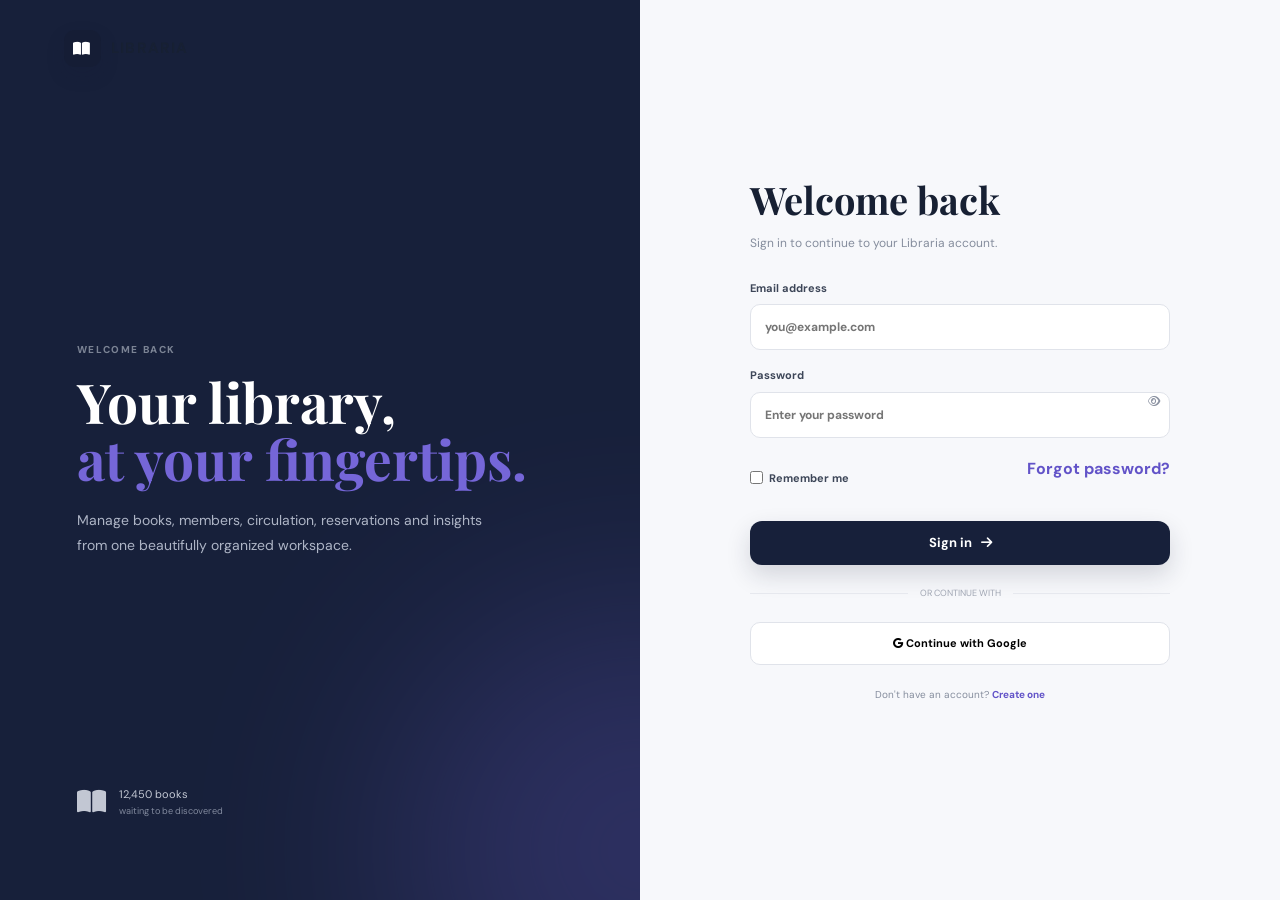
<file: frontend/login.html>
<!DOCTYPE html>
<html lang="en">

<head>

<meta charset="UTF-8">
<meta name="viewport" content="width=device-width, initial-scale=1.0">

<title>Login | Libraria</title>

<link rel="preconnect" href="https://fonts.googleapis.com">
<link rel="preconnect" href="https://fonts.gstatic.com" crossorigin>

<link href="https://fonts.googleapis.com/css2?family=DM+Sans:wght@400;500;600;700&family=Playfair+Display:wght@600;700&display=swap" rel="stylesheet">

<link rel="stylesheet"
href="https://cdnjs.cloudflare.com/ajax/libs/font-awesome/6.5.2/css/all.min.css">

<link rel="stylesheet" href="style.css">

</head>


<body class="auth-page">


<a href="index.html" class="auth-brand brand">

    <span class="brand-mark">
        <i class="fa-solid fa-book-open"></i>
    </span>

    LIBRARIA

</a>


<main class="auth-shell">


<section class="auth-art">

    <div class="auth-art-content">

        <div class="eyebrow">
            WELCOME BACK
        </div>

        <h1>
            Your library,
            <br>
            <em>at your fingertips.</em>
        </h1>

        <p>
            Manage books, members, circulation,
            reservations and insights from one beautifully
            organized workspace.
        </p>

    </div>


    <div class="auth-art-book">

        <i class="fa-solid fa-book-open"></i>

        <span>
            12,450 books
            <br>
            <small>
                waiting to be discovered
            </small>
        </span>

    </div>

</section>


<section class="auth-form-wrap">

<form class="auth-form" id="loginForm">

    <div class="mobile-brand">

        <span class="brand-mark">
            <i class="fa-solid fa-book-open"></i>
        </span>

    </div>


    <h2>
        Welcome back
    </h2>

    <p>
        Sign in to continue to your Libraria account.
    </p>


    <label>

        Email address

        <input
            type="email"
            id="email"
            placeholder="you@example.com"
            required>

    </label>


    <label>

        Password

        <div class="password-field">

            <input
                type="password"
                id="password"
                placeholder="Enter your password"
                required>

            <button
                type="button"
                class="password-toggle">

                <i class="fa-regular fa-eye"></i>

            </button>

        </div>

    </label>


    <div class="form-row">

        <label class="checkbox">

            <input type="checkbox">

            <span>
                Remember me
            </span>

        </label>

        <a href="#">
            Forgot password?
        </a>

    </div>


    <button
        class="btn btn-primary submit-btn"
        type="submit">

        Sign in

        <i class="fa-solid fa-arrow-right"></i>

    </button>


    <div class="divider">

        <span>
            OR CONTINUE WITH
        </span>

    </div>


    <button
        type="button"
        class="social-btn">

        <i class="fa-brands fa-google"></i>

        Continue with Google

    </button>


    <p class="switch-auth">

        Don't have an account?

        <a href="register.html">
            Create one
        </a>

    </p>

</form>

</section>

</main>


<script src="app.js"></script>

</body>
</html>
</file>
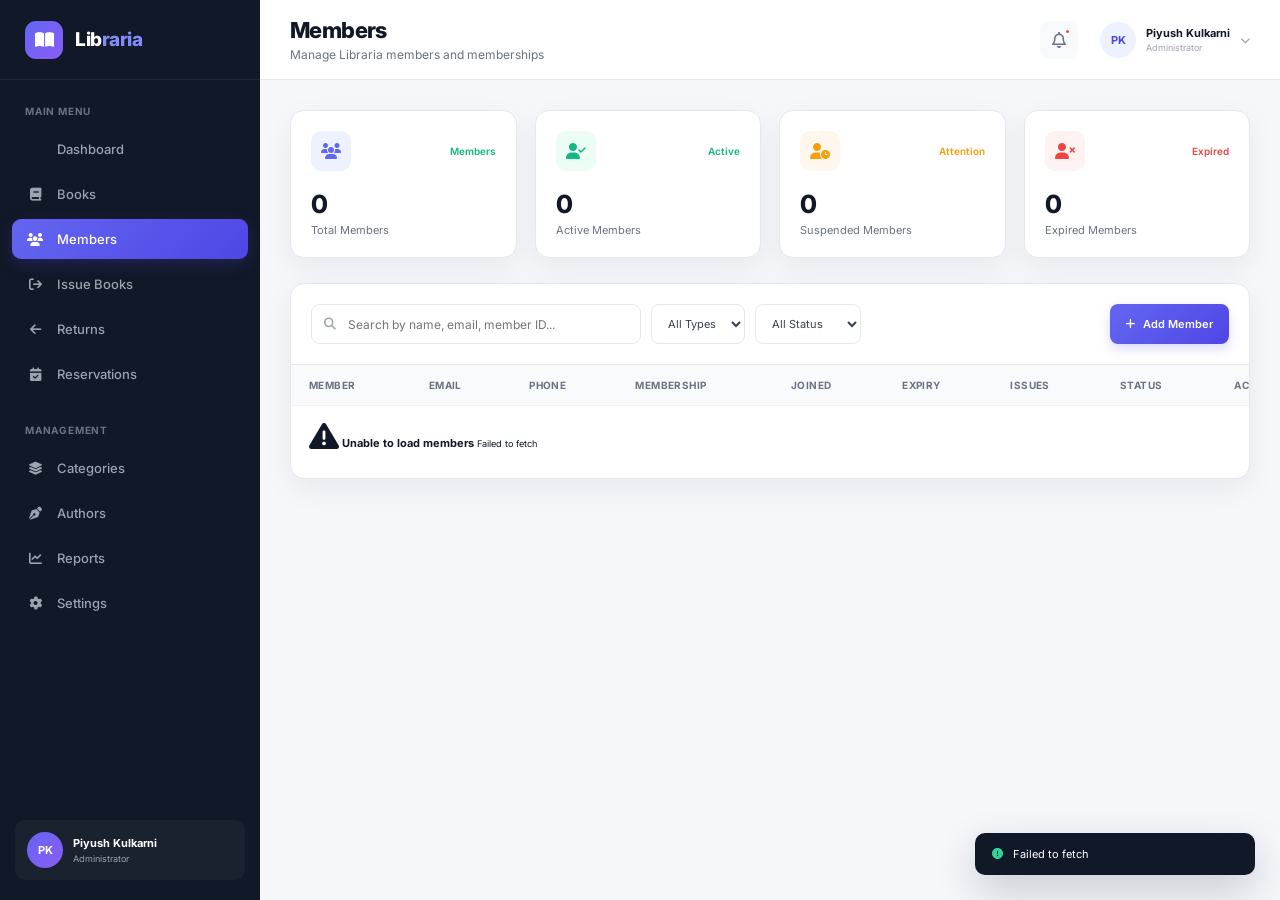
<file: frontend/members.html>
<!DOCTYPE html>
<html lang="en">

<head>
    <meta charset="UTF-8">
    <meta name="viewport" content="width=device-width, initial-scale=1.0">

    <title>Members | Libraria Library Management</title>

    <link rel="preconnect" href="https://fonts.googleapis.com">
    <link rel="preconnect" href="https://fonts.gstatic.com" crossorigin>

    <link
        href="https://fonts.googleapis.com/css2?family=Inter:wght@400;500;600;700;800&display=swap"
        rel="stylesheet">

    <link
        rel="stylesheet"
        href="https://cdnjs.cloudflare.com/ajax/libs/font-awesome/6.5.2/css/all.min.css">

    <style>

        * {
            margin: 0;
            padding: 0;
            box-sizing: border-box;
        }

        :root {
            --bg: #f5f7fb;
            --sidebar: #111827;
            --sidebar-light: #1f2937;

            --primary: #6366f1;
            --primary-dark: #4f46e5;

            --text: #111827;
            --muted: #6b7280;

            --border: #e5e7eb;
            --white: #ffffff;

            --success: #10b981;
            --danger: #ef4444;
            --warning: #f59e0b;

            --shadow: 0 10px 30px rgba(15, 23, 42, 0.06);
        }

        body {
            font-family: "Inter", sans-serif;
            background: var(--bg);
            color: var(--text);
        }

        button,
        input,
        select {
            font-family: inherit;
        }

        button {
            outline: none;
        }

        /* =========================
           LAYOUT
        ========================= */

        .app {
            display: flex;
            min-height: 100vh;
        }

        /* =========================
           SIDEBAR
        ========================= */

        .sidebar {
            width: 260px;
            background: var(--sidebar);
            color: white;

            min-height: 100vh;

            position: fixed;
            left: 0;
            top: 0;
            bottom: 0;

            z-index: 100;

            transition: 0.3s ease;
        }

        .brand {
            height: 80px;

            display: flex;
            align-items: center;

            padding: 0 25px;

            border-bottom: 1px solid rgba(255,255,255,0.06);
        }

        .brand-icon {
            width: 38px;
            height: 38px;

            border-radius: 11px;

            background: linear-gradient(
                135deg,
                #6366f1,
                #8b5cf6
            );

            display: flex;
            justify-content: center;
            align-items: center;

            margin-right: 12px;

            font-size: 17px;
        }

        .brand h2 {
            font-size: 19px;
            font-weight: 800;
            letter-spacing: -0.5px;
        }

        .brand span {
            color: #818cf8;
        }

        .menu-title {
            padding: 25px 25px 12px;

            font-size: 10px;
            font-weight: 700;

            text-transform: uppercase;

            color: #6b7280;
            letter-spacing: 0.8px;
        }

        .nav {
            padding: 0 12px;
        }

        .nav a {
            display: flex;
            align-items: center;

            gap: 13px;

            padding: 12px 14px;

            margin-bottom: 5px;

            color: #9ca3af;

            text-decoration: none;

            border-radius: 9px;

            font-size: 13px;
            font-weight: 500;

            transition: 0.2s;
        }

        .nav a i {
            width: 18px;
            text-align: center;
        }

        .nav a:hover {
            background: var(--sidebar-light);
            color: white;
        }

        .nav a.active {
            background: linear-gradient(
                135deg,
                #6366f1,
                #4f46e5
            );

            color: white;

            box-shadow:
                0 5px 15px rgba(79,70,229,0.25);
        }

        .sidebar-bottom {
            position: absolute;
            bottom: 20px;
            left: 15px;
            right: 15px;
        }

        .profile-mini {
            display: flex;
            align-items: center;

            padding: 12px;

            background: rgba(255,255,255,0.04);

            border-radius: 10px;
        }

        .profile-avatar {
            width: 36px;
            height: 36px;

            border-radius: 50%;

            background: linear-gradient(
                135deg,
                #6366f1,
                #8b5cf6
            );

            display: flex;
            justify-content: center;
            align-items: center;

            font-size: 11px;
            font-weight: 700;

            margin-right: 10px;
        }

        .profile-info {
            display: flex;
            flex-direction: column;
        }

        .profile-info strong {
            font-size: 11px;
        }

        .profile-info small {
            color: #9ca3af;
            font-size: 9px;
            margin-top: 3px;
        }

        /* =========================
           MAIN
        ========================= */

        .main {
            margin-left: 260px;
            width: calc(100% - 260px);
            min-height: 100vh;
        }

        /* =========================
           TOPBAR
        ========================= */

        .topbar {
            height: 80px;

            background: white;

            border-bottom: 1px solid var(--border);

            display: flex;
            align-items: center;
            justify-content: space-between;

            padding: 0 30px;
        }

        .page-title h1 {
            font-size: 22px;
            font-weight: 800;
            letter-spacing: -0.6px;
        }

        .page-title p {
            font-size: 12px;
            color: var(--muted);
            margin-top: 4px;
        }

        .top-actions {
            display: flex;
            align-items: center;
            gap: 22px;
        }

        .notification {
            width: 38px;
            height: 38px;

            border-radius: 9px;

            display: flex;
            justify-content: center;
            align-items: center;

            background: #f8fafc;

            cursor: pointer;

            position: relative;
        }

        .notification i {
            color: #6b7280;
        }

        .notification .dot {
            position: absolute;

            width: 7px;
            height: 7px;

            border-radius: 50%;

            background: #ef4444;

            top: 7px;
            right: 7px;

            border: 2px solid white;
        }

        .admin {
            display: flex;
            align-items: center;
            gap: 10px;
        }

        .admin-avatar {
            width: 36px;
            height: 36px;

            border-radius: 50%;

            background: #eef2ff;

            color: #4f46e5;

            display: flex;
            justify-content: center;
            align-items: center;

            font-size: 11px;
            font-weight: 700;
        }

        .admin-info {
            display: flex;
            flex-direction: column;
        }

        .admin-info strong {
            font-size: 11px;
        }

        .admin-info span {
            color: #9ca3af;
            font-size: 9px;
            margin-top: 2px;
        }

        .mobile-menu {
            display: none;

            border: none;
            background: none;

            font-size: 20px;

            margin-right: 15px;

            cursor: pointer;
        }

        /* =========================
           CONTENT
        ========================= */

        .content {
            padding: 30px;
        }

        /* =========================
           STATS
        ========================= */

        .stats {
            display: grid;

            grid-template-columns:
                repeat(4, 1fr);

            gap: 18px;

            margin-bottom: 25px;
        }

        .stat-card {
            background: white;

            border: 1px solid var(--border);

            border-radius: 14px;

            padding: 20px;

            box-shadow: var(--shadow);

            transition: 0.2s;
        }

        .stat-card:hover {
            transform: translateY(-2px);
        }

        .stat-top {
            display: flex;
            justify-content: space-between;
            align-items: center;
        }

        .stat-icon {
            width: 40px;
            height: 40px;

            border-radius: 10px;

            display: flex;
            justify-content: center;
            align-items: center;
        }

        .stat-icon.purple {
            background: #eef2ff;
            color: #6366f1;
        }

        .stat-icon.green {
            background: #ecfdf5;
            color: #10b981;
        }

        .stat-icon.orange {
            background: #fff7ed;
            color: #f59e0b;
        }

        .stat-icon.red {
            background: #fef2f2;
            color: #ef4444;
        }

        .stat-change {
            font-size: 10px;
            font-weight: 600;
        }

        .stat-change.up {
            color: var(--success);
        }

        .stat-change.warning {
            color: var(--warning);
        }

        .stat-change.danger {
            color: var(--danger);
        }

        .stat-card h3 {
            margin-top: 18px;

            font-size: 25px;
            font-weight: 800;
        }

        .stat-card p {
            color: var(--muted);

            font-size: 11px;

            margin-top: 4px;
        }

        /* =========================
           SECTION CARD
        ========================= */

        .section-card {
            background: white;

            border: 1px solid var(--border);

            border-radius: 14px;

            box-shadow: var(--shadow);

            overflow: hidden;
        }

        /* =========================
           TOOLBAR
        ========================= */

        .toolbar {
            padding: 20px;

            display: flex;
            justify-content: space-between;
            align-items: center;

            gap: 15px;

            border-bottom: 1px solid var(--border);
        }

        .toolbar-left {
            display: flex;
            align-items: center;

            gap: 10px;

            flex: 1;
        }

        .search {
            position: relative;

            width: 330px;
        }

        .search i {
            position: absolute;

            left: 13px;
            top: 50%;

            transform: translateY(-50%);

            color: #9ca3af;

            font-size: 12px;
        }

        .search input {
            width: 100%;

            height: 40px;

            border: 1px solid var(--border);

            border-radius: 8px;

            padding: 0 14px 0 36px;

            font-size: 12px;

            outline: none;

            transition: 0.2s;
        }

        .search input:focus {
            border-color: var(--primary);

            box-shadow:
                0 0 0 3px rgba(99,102,241,0.08);
        }

        .filter-select {
            height: 40px;

            border: 1px solid var(--border);

            border-radius: 8px;

            padding: 0 12px;

            background: white;

            color: #374151;

            font-size: 11px;

            outline: none;

            cursor: pointer;
        }

        .filter-select:focus {
            border-color: var(--primary);
        }

        .btn-primary {
            height: 40px;

            padding: 0 16px;

            border: none;

            border-radius: 8px;

            background: linear-gradient(
                135deg,
                #6366f1,
                #4f46e5
            );

            color: white;

            font-size: 11px;
            font-weight: 600;

            cursor: pointer;

            display: flex;
            align-items: center;
            gap: 8px;

            box-shadow:
                0 5px 12px rgba(79,70,229,0.2);

            transition: 0.2s;
        }

        .btn-primary:hover {
            transform: translateY(-1px);
        }

        /* =========================
           TABLE
        ========================= */

        .table-container {
            width: 100%;
            overflow-x: auto;
        }

        table {
            width: 100%;

            border-collapse: collapse;

            min-width: 1050px;
        }

        thead {
            background: #f8fafc;
        }

        th {
            padding: 14px 18px;

            text-align: left;

            font-size: 10px;

            font-weight: 700;

            color: #6b7280;

            text-transform: uppercase;

            letter-spacing: 0.4px;

            white-space: nowrap;
        }

        td {
            padding: 15px 18px;

            border-top: 1px solid #f0f2f5;

            font-size: 11px;

            white-space: nowrap;
        }

        tbody tr {
            transition: 0.2s;
        }

        tbody tr:hover {
            background: #fafbff;
        }

        .member-info {
            display: flex;
            align-items: center;

            gap: 10px;
        }

        .member-avatar {
            width: 34px;
            height: 34px;

            border-radius: 9px;

            background: #eef2ff;

            color: #4f46e5;

            display: flex;
            justify-content: center;
            align-items: center;

            font-size: 11px;
            font-weight: 700;
        }

        .member-name {
            display: flex;
            flex-direction: column;
            gap: 3px;
        }

        .member-name strong {
            font-size: 11px;
            color: #111827;
        }

        .member-name span {
            color: #9ca3af;
            font-size: 9px;
        }

        .email {
            color: #4b5563;
        }

        .phone {
            color: #4b5563;
        }

        .membership-badge,
        .status-badge {
            display: inline-flex;

            align-items: center;

            padding: 5px 9px;

            border-radius: 20px;

            font-size: 9px;

            font-weight: 600;
        }

        .membership-badge.student {
            background: #eef2ff;
            color: #4f46e5;
        }

        .membership-badge.faculty {
            background: #ecfdf5;
            color: #047857;
        }

        .membership-badge.staff {
            background: #fff7ed;
            color: #c2410c;
        }

        .membership-badge.premium {
            background: #fdf4ff;
            color: #a21caf;
        }

        .status-badge.active {
            background: #ecfdf5;
            color: #047857;
        }

        .status-badge.suspended {
            background: #fff7ed;
            color: #c2410c;
        }

        .status-badge.expired {
            background: #fef2f2;
            color: #b91c1c;
        }

        .issues-count {
            display: inline-flex;

            min-width: 27px;
            height: 27px;

            padding: 0 7px;

            align-items: center;
            justify-content: center;

            border-radius: 8px;

            background: #f3f4f6;

            color: #374151;

            font-weight: 700;
        }

        .issues-count.has-overdue {
            background: #fef2f2;
            color: #dc2626;
        }

        .expiry-normal {
            color: #374151;
        }

        .expiry-warning {
            color: #d97706;
            font-weight: 600;
        }

        .expiry-danger {
            color: #dc2626;
            font-weight: 700;
        }

        .actions {
            display: flex;
            gap: 7px;
        }

        .action-btn {
            width: 30px;
            height: 30px;

            border: 1px solid var(--border);

            background: white;

            border-radius: 7px;

            display: flex;
            justify-content: center;
            align-items: center;

            cursor: pointer;

            color: #6b7280;

            transition: 0.2s;
        }

        .action-btn:hover {
            background: #f8fafc;
        }

        .action-btn.edit:hover {
            color: var(--primary);
            border-color: #c7d2fe;
        }

        .action-btn.delete:hover {
            color: var(--danger);
            border-color: #fecaca;
        }

        .empty-row td {
            text-align: center;

            padding: 60px 20px;

            color: #9ca3af;
        }

        .empty-row i {
            font-size: 30px;
            margin-bottom: 12px;
        }

        /* =========================
           MODAL
        ========================= */

        .modal-overlay {
            position: fixed;

            inset: 0;

            background: rgba(15,23,42,0.55);

            display: none;

            justify-content: center;
            align-items: center;

            padding: 20px;

            z-index: 500;

            backdrop-filter: blur(3px);
        }

        .modal-overlay.show {
            display: flex;
        }

        .modal {
            width: 100%;
            max-width: 650px;

            background: white;

            border-radius: 15px;

            box-shadow:
                0 25px 70px rgba(15,23,42,0.25);

            overflow: hidden;

            animation: modalIn 0.2s ease;
        }

        @keyframes modalIn {
            from {
                opacity: 0;
                transform: translateY(10px) scale(0.98);
            }

            to {
                opacity: 1;
                transform: translateY(0) scale(1);
            }
        }

        .modal-header {
            padding: 20px 24px;

            border-bottom: 1px solid var(--border);

            display: flex;

            align-items: center;
            justify-content: space-between;
        }

        .modal-header h2 {
            font-size: 16px;
            font-weight: 800;
        }

        .modal-header p {
            color: var(--muted);
            font-size: 10px;
            margin-top: 4px;
        }

        .modal-close {
            width: 32px;
            height: 32px;

            border: none;

            background: #f3f4f6;

            border-radius: 8px;

            cursor: pointer;

            color: #6b7280;
        }

        .modal-body {
            padding: 24px;
        }

        .form-grid {
            display: grid;

            grid-template-columns:
                repeat(2, 1fr);

            gap: 17px;
        }

        .form-group {
            display: flex;
            flex-direction: column;

            gap: 7px;
        }

        .form-group.full {
            grid-column: 1 / -1;
        }

        .form-group label {
            font-size: 10px;

            font-weight: 700;

            color: #374151;
        }

        .form-group label span {
            color: #ef4444;
        }

        .form-control {
            height: 40px;

            border: 1px solid var(--border);

            border-radius: 8px;

            padding: 0 12px;

            font-size: 11px;

            outline: none;

            background: white;

            transition: 0.2s;
        }

        .form-control:focus {
            border-color: var(--primary);

            box-shadow:
                0 0 0 3px rgba(99,102,241,0.08);
        }

        .modal-footer {
            padding: 17px 24px;

            border-top: 1px solid var(--border);

            display: flex;

            justify-content: flex-end;

            gap: 10px;
        }

        .btn-secondary {
            height: 40px;

            padding: 0 16px;

            border: 1px solid var(--border);

            background: white;

            border-radius: 8px;

            font-size: 11px;

            font-weight: 600;

            color: #4b5563;

            cursor: pointer;
        }

        /* =========================
           TOAST
        ========================= */

        .toast {
            position: fixed;

            right: 25px;
            bottom: 25px;

            min-width: 280px;

            padding: 14px 17px;

            background: #111827;

            color: white;

            border-radius: 10px;

            box-shadow:
                0 15px 40px rgba(15,23,42,0.2);

            display: flex;

            align-items: center;

            gap: 10px;

            font-size: 11px;

            transform: translateY(100px);

            opacity: 0;

            pointer-events: none;

            transition: 0.3s;

            z-index: 1000;
        }

        .toast.show {
            transform: translateY(0);
            opacity: 1;
        }

        .toast i {
            color: #34d399;
        }

        /* =========================
           RESPONSIVE
        ========================= */

        @media (max-width: 1100px) {

            .stats {
                grid-template-columns:
                    repeat(2, 1fr);
            }

        }

        @media (max-width: 850px) {

            .sidebar {
                transform: translateX(-100%);
            }

            .sidebar.open {
                transform: translateX(0);
            }

            .main {
                margin-left: 0;
                width: 100%;
            }

            .mobile-menu {
                display: block;
            }

            .topbar {
                padding: 0 18px;
            }

            .content {
                padding: 20px;
            }

            .admin-info,
            .admin > i {
                display: none;
            }

        }

        @media (max-width: 650px) {

            .stats {
                grid-template-columns: 1fr;
            }

            .toolbar {
                align-items: stretch;
                flex-direction: column;
            }

            .toolbar-left {
                flex-direction: column;
                align-items: stretch;
            }

            .search {
                width: 100%;
            }

            .filter-select {
                width: 100%;
            }

            .form-grid {
                grid-template-columns: 1fr;
            }

            .form-group.full {
                grid-column: auto;
            }

            .top-actions {
                gap: 10px;
            }

        }

    </style>

</head>

<body>

<div class="app">

    <!-- ================= SIDEBAR ================= -->

    <aside class="sidebar" id="sidebar">

        <div class="brand">

            <div class="brand-icon">
                <i class="fa-solid fa-book-open"></i>
            </div>

            <h2>
                Lib<span>raria</span>
            </h2>

        </div>

        <div class="menu-title">
            Main Menu
        </div>

        <nav class="nav">

            <a href="dashboard.html">
                <i class="fa-solid fa-grid-2"></i>
                Dashboard
            </a>

            <a href="books.html">
                <i class="fa-solid fa-book"></i>
                Books
            </a>

            <a href="members.html" class="active">
                <i class="fa-solid fa-users"></i>
                Members
            </a>

            <a href="issue-books.html">
                <i class="fa-solid fa-arrow-right-from-bracket"></i>
                Issue Books
            </a>

            <a href="returns.html">
                <i class="fa-solid fa-arrow-left"></i>
                Returns
            </a>

            <a href="reservations.html">
                <i class="fa-solid fa-calendar-check"></i>
                Reservations
            </a>

        </nav>

        <div class="menu-title">
            Management
        </div>

        <nav class="nav">

            <a href="categories.html">
                <i class="fa-solid fa-layer-group"></i>
                Categories
            </a>

            <a href="authors.html">
                <i class="fa-solid fa-pen-nib"></i>
                Authors
            </a>

            <a href="reports.html">
                <i class="fa-solid fa-chart-line"></i>
                Reports
            </a>

            <a href="settings.html">
                <i class="fa-solid fa-gear"></i>
                Settings
            </a>

        </nav>

        <div class="sidebar-bottom">

            <div class="profile-mini">

                <div class="profile-avatar">
                    PK
                </div>

                <div class="profile-info">
                    <strong>Piyush Kulkarni</strong>
                    <small>Administrator</small>
                </div>

            </div>

        </div>

    </aside>


    <!-- ================= MAIN ================= -->

    <main class="main">

        <!-- TOPBAR -->

        <header class="topbar">

            <div style="display:flex;align-items:center;">

                <button
                    type="button"
                    class="mobile-menu"
                    onclick="toggleSidebar()">

                    <i class="fa-solid fa-bars"></i>

                </button>

                <div class="page-title">

                    <h1>Members</h1>

                    <p>
                        Manage Libraria members and memberships
                    </p>

                </div>

            </div>


            <div class="top-actions">

                <div
                    class="notification"
                    onclick="showToast('You have new library notifications.')">

                    <i class="fa-regular fa-bell"></i>

                    <span class="dot"></span>

                </div>


                <div class="admin">

                    <div class="admin-avatar">
                        PK
                    </div>

                    <div class="admin-info">

                        <strong>
                            Piyush Kulkarni
                        </strong>

                        <span>
                            Administrator
                        </span>

                    </div>

                    <i
                        class="fa-solid fa-chevron-down"
                        style="font-size:10px;color:#9ca3af;">
                    </i>

                </div>

            </div>

        </header>


        <!-- ================= CONTENT ================= -->

        <section class="content">


            <!-- ================= STATS ================= -->

            <div class="stats">

                <div class="stat-card">

                    <div class="stat-top">

                        <div class="stat-icon purple">
                            <i class="fa-solid fa-users"></i>
                        </div>

                        <span class="stat-change up">
                            Members
                        </span>

                    </div>

                    <h3 id="totalMembers">
                        0
                    </h3>

                    <p>
                        Total Members
                    </p>

                </div>


                <div class="stat-card">

                    <div class="stat-top">

                        <div class="stat-icon green">
                            <i class="fa-solid fa-user-check"></i>
                        </div>

                        <span class="stat-change up">
                            Active
                        </span>

                    </div>

                    <h3 id="activeMembers">
                        0
                    </h3>

                    <p>
                        Active Members
                    </p>

                </div>


                <div class="stat-card">

                    <div class="stat-top">

                        <div class="stat-icon orange">
                            <i class="fa-solid fa-user-clock"></i>
                        </div>

                        <span class="stat-change warning">
                            Attention
                        </span>

                    </div>

                    <h3 id="suspendedMembers">
                        0
                    </h3>

                    <p>
                        Suspended Members
                    </p>

                </div>


                <div class="stat-card">

                    <div class="stat-top">

                        <div class="stat-icon red">
                            <i class="fa-solid fa-user-xmark"></i>
                        </div>

                        <span class="stat-change danger">
                            Expired
                        </span>

                    </div>

                    <h3 id="expiredMembers">
                        0
                    </h3>

                    <p>
                        Expired Members
                    </p>

                </div>

            </div>


            <!-- ================= MEMBER TABLE ================= -->

            <div class="section-card">

                <div class="toolbar">

                    <div class="toolbar-left">

                        <div class="search">

                            <i class="fa-solid fa-magnifying-glass"></i>

                            <input
                                type="text"
                                id="searchInput"
                                placeholder="Search by name, email, member ID..."
                                oninput="filterMembers()">

                        </div>


                        <select
                            class="filter-select"
                            id="membershipFilter"
                            onchange="filterMembers()">

                            <option value="all">
                                All Types
                            </option>

                            <option value="Student">
                                Student
                            </option>

                            <option value="Faculty">
                                Faculty
                            </option>

                            <option value="Staff">
                                Staff
                            </option>

                            <option value="Premium">
                                Premium
                            </option>

                        </select>


                        <select
                            class="filter-select"
                            id="statusFilter"
                            onchange="filterMembers()">

                            <option value="all">
                                All Status
                            </option>

                            <option value="Active">
                                Active
                            </option>

                            <option value="Suspended">
                                Suspended
                            </option>

                            <option value="Expired">
                                Expired
                            </option>

                        </select>

                    </div>


                    <button
                        type="button"
                        class="btn-primary"
                        onclick="openAddModal()">

                        <i class="fa-solid fa-plus"></i>

                        Add Member

                    </button>

                </div>


                <div class="table-container">

                    <table>

                        <thead>

                            <tr>

                                <th>Member</th>

                                <th>Email</th>

                                <th>Phone</th>

                                <th>Membership</th>

                                <th>Joined</th>

                                <th>Expiry</th>

                                <th>Issues</th>

                                <th>Status</th>

                                <th>Actions</th>

                            </tr>

                        </thead>


                        <tbody id="memberTable">

                        </tbody>

                    </table>

                </div>

            </div>

        </section>

    </main>

</div>


<!-- ================= MEMBER MODAL ================= -->

<div
    class="modal-overlay"
    id="memberModal">

    <div class="modal">

        <div class="modal-header">

            <div>

                <h2 id="modalTitle">
                    Add New Member
                </h2>

                <p>
                    Enter member information below
                </p>

            </div>

            <button
                type="button"
                class="modal-close"
                onclick="closeModal()">

                <i class="fa-solid fa-xmark"></i>

            </button>

        </div>


        <div class="modal-body">

            <form id="memberForm">

                <div class="form-grid">


                    <div class="form-group">

                        <label>
                            Member ID <span>*</span>
                        </label>

                        <input
                            type="text"
                            id="memberCode"
                            class="form-control"
                            placeholder="e.g. LIB-001"
                            required>

                    </div>


                    <div class="form-group">

                        <label>
                            Full Name <span>*</span>
                        </label>

                        <input
                            type="text"
                            id="memberName"
                            class="form-control"
                            placeholder="Enter full name"
                            required>

                    </div>


                    <div class="form-group">

                        <label>
                            Email <span>*</span>
                        </label>

                        <input
                            type="email"
                            id="memberEmail"
                            class="form-control"
                            placeholder="member@example.com"
                            required>

                    </div>


                    <div class="form-group">

                        <label>
                            Phone
                        </label>

                        <input
                            type="text"
                            id="memberPhone"
                            class="form-control"
                            placeholder="+91 XXXXX XXXXX">

                    </div>


                    <div class="form-group">

                        <label>
                            Membership Type
                        </label>

                        <select
                            id="membershipType"
                            class="form-control">

                            <option value="Student">
                                Student
                            </option>

                            <option value="Faculty">
                                Faculty
                            </option>

                            <option value="Staff">
                                Staff
                            </option>

                            <option value="Premium">
                                Premium
                            </option>

                        </select>

                    </div>


                    <div class="form-group">

                        <label>
                            Membership Status
                        </label>

                        <select
                            id="membershipStatus"
                            class="form-control">

                            <option value="Active">
                                Active
                            </option>

                            <option value="Suspended">
                                Suspended
                            </option>

                            <option value="Expired">
                                Expired
                            </option>

                        </select>

                    </div>


                    <div class="form-group">

                        <label>
                            Joined Date
                        </label>

                        <input
                            type="date"
                            id="joinedDate"
                            class="form-control">

                    </div>


                    <div class="form-group">

                        <label>
                            Expiry Date <span>*</span>
                        </label>

                        <input
                            type="date"
                            id="expiryDate"
                            class="form-control"
                            required>

                    </div>


                    <div class="form-group">

                        <label>
                            Issue Limit
                        </label>

                        <input
                            type="number"
                            id="issueLimit"
                            class="form-control"
                            value="3"
                            min="1"
                            max="50">

                    </div>


                </div>

            </form>

        </div>


        <div class="modal-footer">

            <button
                type="button"
                class="btn-secondary"
                onclick="closeModal()">

                Cancel

            </button>

            <button
                type="button"
                id="saveButton"
                class="btn-primary"
                onclick="saveMember()">

                <i class="fa-solid fa-check"></i>

                Save Member

            </button>

        </div>

    </div>

</div>


<!-- ================= TOAST ================= -->

<div
    class="toast"
    id="toast">

    <i class="fa-solid fa-circle-check"></i>

    <span id="toastMessage">
        Success
    </span>

</div>


<script src="js/members.js"></script>

</body>

</html>
</file>
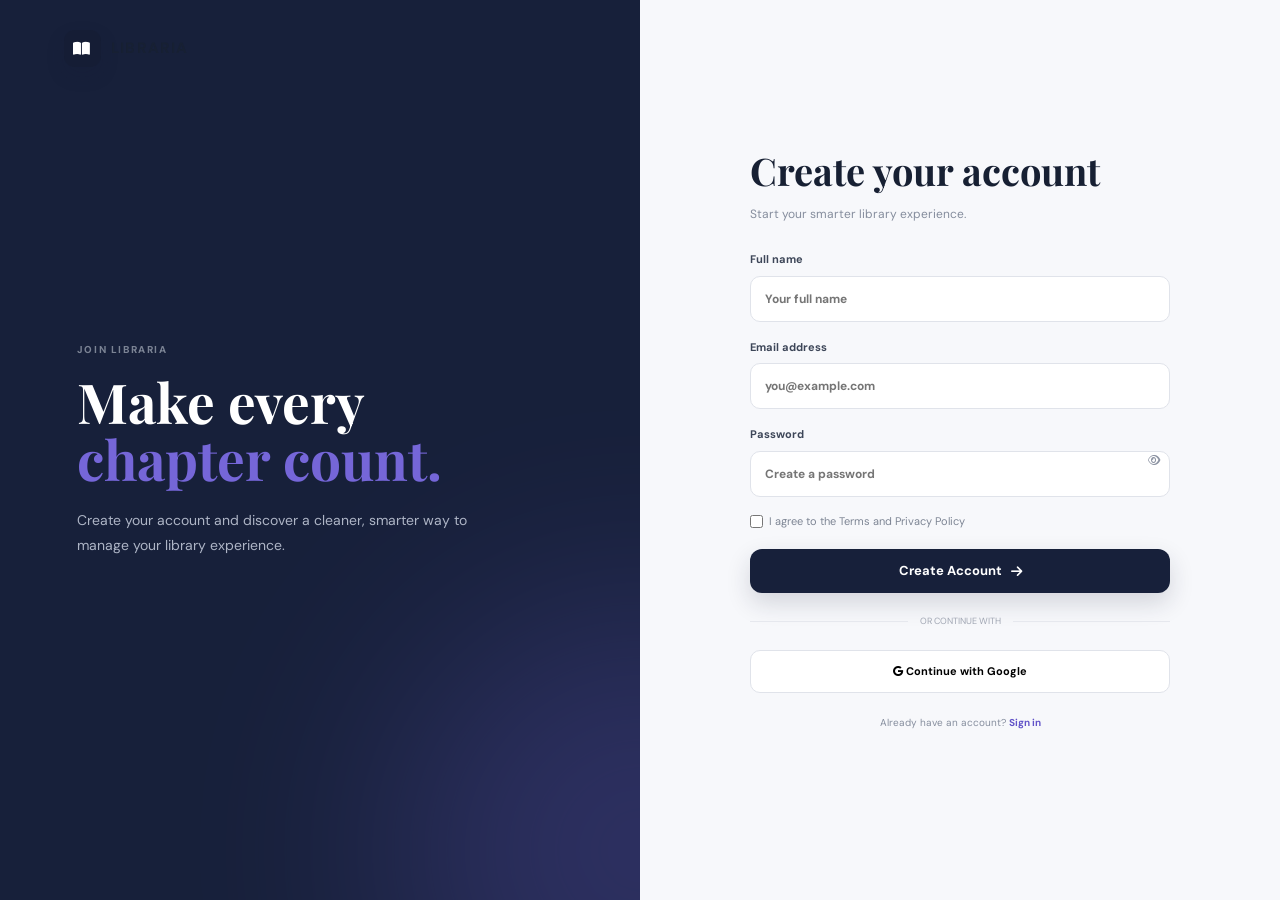
<file: frontend/register.html>
<!DOCTYPE html>
<html lang="en">

<head>

<meta charset="UTF-8">
<meta name="viewport" content="width=device-width, initial-scale=1.0">

<title>Create Account | Libraria</title>

<link rel="preconnect" href="https://fonts.googleapis.com">
<link rel="preconnect" href="https://fonts.gstatic.com" crossorigin>

<link href="https://fonts.googleapis.com/css2?family=DM+Sans:wght@400;500;600;700&family=Playfair+Display:wght@600;700&display=swap" rel="stylesheet">

<link rel="stylesheet"
href="https://cdnjs.cloudflare.com/ajax/libs/font-awesome/6.5.2/css/all.min.css">

<link rel="stylesheet" href="style.css">

</head>


<body class="auth-page">


<a href="index.html" class="auth-brand brand">

    <span class="brand-mark">
        <i class="fa-solid fa-book-open"></i>
    </span>

    LIBRARIA

</a>


<main class="auth-shell">


<section class="auth-art">

    <div class="auth-art-content">

        <div class="eyebrow">
            JOIN LIBRARIA
        </div>

        <h1>
            Make every
            <br>
            <em>chapter count.</em>
        </h1>

        <p>
            Create your account and discover a cleaner,
            smarter way to manage your library experience.
        </p>

    </div>

</section>


<section class="auth-form-wrap">

<form class="auth-form" id="registerForm">


<div class="mobile-brand">

    <span class="brand-mark">
        <i class="fa-solid fa-book-open"></i>
    </span>

</div>


<h2>
    Create your account
</h2>

<p>
    Start your smarter library experience.
</p>


<label>

    Full name

    <input
        type="text"
        id="name"
        placeholder="Your full name"
        required>

</label>


<label>

    Email address

    <input
        type="email"
        id="email"
        placeholder="you@example.com"
        required>

</label>


<label>

    Password

    <div class="password-field">

        <input
            type="password"
            id="password"
            placeholder="Create a password"
            required>

        <button
            type="button"
            class="password-toggle">

            <i class="fa-regular fa-eye"></i>

        </button>

    </div>

</label>


<label class="checkbox terms">

    <input
        type="checkbox"
        required>

    <span>
        I agree to the Terms and Privacy Policy
    </span>

</label>


<button
    class="btn btn-primary submit-btn"
    type="submit">

    Create Account

    <i class="fa-solid fa-arrow-right"></i>

</button>


<div class="divider">

    <span>
        OR CONTINUE WITH
    </span>

</div>


<button
    type="button"
    class="social-btn">

    <i class="fa-brands fa-google"></i>

    Continue with Google

</button>


<p class="switch-auth">

    Already have an account?

    <a href="login.html">
        Sign in
    </a>

</p>


</form>

</section>

</main>


<script src="app.js"></script>

</body>
</html>
</file>
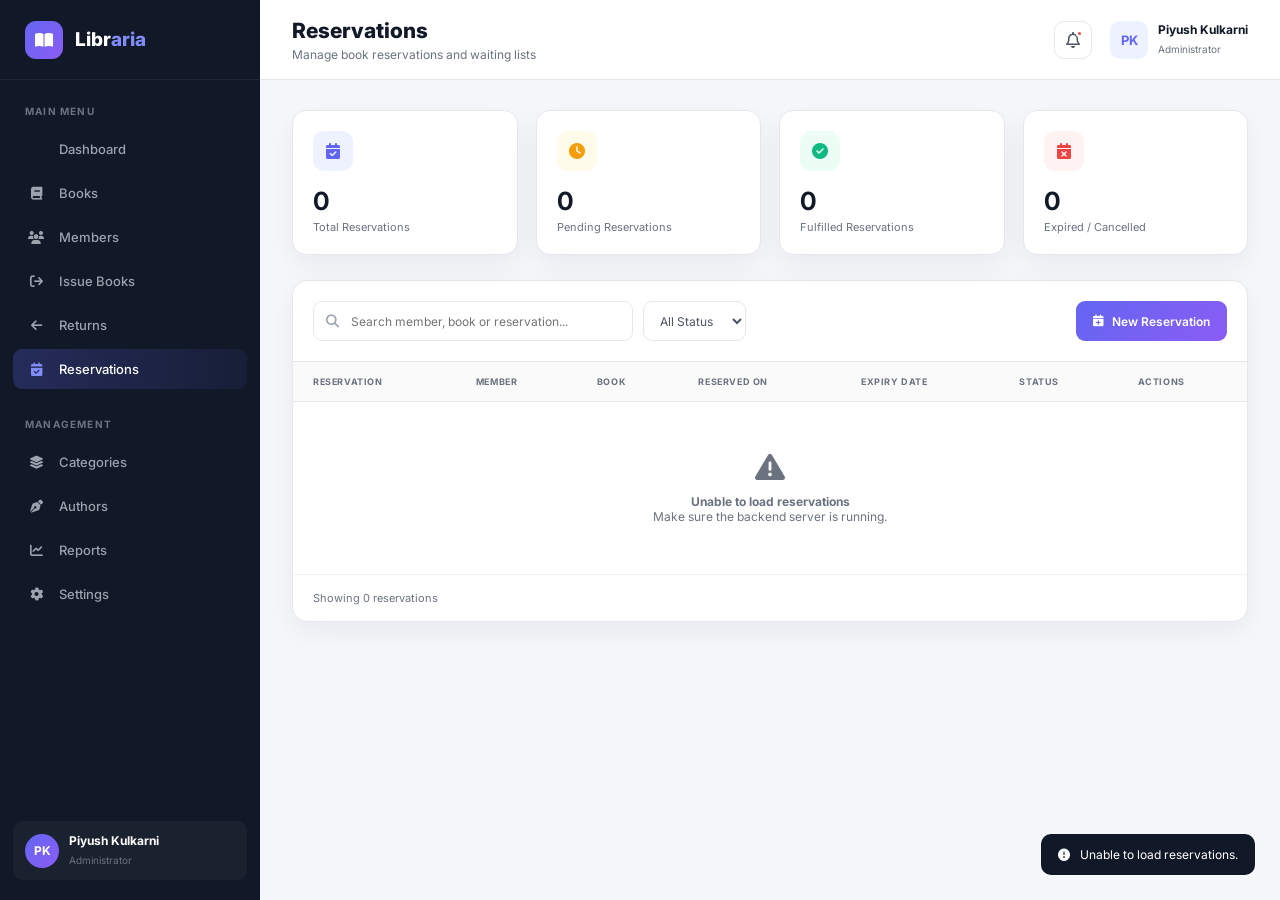
<file: frontend/reservations.html>
<!DOCTYPE html>
<html lang="en">

<head>

    <meta charset="UTF-8">
    <meta name="viewport" content="width=device-width, initial-scale=1.0">

    <title>Reservations | Libraria Library Management</title>

    <link rel="preconnect" href="https://fonts.googleapis.com">
    <link rel="preconnect" href="https://fonts.gstatic.com" crossorigin>

    <link
        href="https://fonts.googleapis.com/css2?family=Inter:wght@400;500;600;700;800&display=swap"
        rel="stylesheet">

    <link
        rel="stylesheet"
        href="https://cdnjs.cloudflare.com/ajax/libs/font-awesome/6.5.2/css/all.min.css">

    <style>

        * {
            margin: 0;
            padding: 0;
            box-sizing: border-box;
        }

        :root {
            --bg: #f5f7fb;
            --sidebar: #111827;
            --primary: #6366f1;
            --primary-dark: #4f46e5;
            --text: #111827;
            --muted: #6b7280;
            --border: #e5e7eb;
            --white: #ffffff;
            --success: #10b981;
            --danger: #ef4444;
            --warning: #f59e0b;
            --shadow: 0 10px 30px rgba(15, 23, 42, 0.06);
        }

        body {
            font-family: "Inter", sans-serif;
            background: var(--bg);
            color: var(--text);
        }

        button,
        input,
        select {
            font-family: inherit;
        }

        /* =========================
           LAYOUT
        ========================= */

        .app {
            display: flex;
            min-height: 100vh;
        }

        /* =========================
           SIDEBAR
        ========================= */

        .sidebar {
            width: 260px;
            background: var(--sidebar);
            color: white;
            min-height: 100vh;
            position: fixed;
            left: 0;
            top: 0;
            bottom: 0;
            z-index: 100;
            transition: 0.3s;
        }

        .brand {
            height: 80px;
            display: flex;
            align-items: center;
            padding: 0 25px;
            border-bottom: 1px solid rgba(255,255,255,.06);
        }

        .brand-icon {
            width: 38px;
            height: 38px;
            border-radius: 11px;
            background: linear-gradient(135deg,#6366f1,#8b5cf6);
            display: flex;
            justify-content: center;
            align-items: center;
            margin-right: 12px;
        }

        .brand h2 {
            font-size: 19px;
            font-weight: 800;
        }

        .brand span {
            color: #818cf8;
        }

        .menu-title {
            padding: 25px 25px 12px;
            font-size: 10px;
            font-weight: 700;
            color: #6b7280;
            text-transform: uppercase;
            letter-spacing: 1.2px;
        }

        .nav {
            padding: 0 13px;
        }

        .nav a {
            display: flex;
            align-items: center;
            gap: 13px;
            color: #9ca3af;
            text-decoration: none;
            padding: 12px 13px;
            margin-bottom: 4px;
            border-radius: 9px;
            font-size: 13px;
            font-weight: 500;
            transition: .2s;
        }

        .nav a i {
            width: 20px;
            text-align: center;
        }

        .nav a:hover {
            background: rgba(255,255,255,.05);
            color: white;
        }

        .nav a.active {
            background: linear-gradient(
                90deg,
                rgba(99,102,241,.25),
                rgba(99,102,241,.08)
            );
            color: white;
        }

        .nav a.active i {
            color: #818cf8;
        }

        .sidebar-bottom {
            position: absolute;
            bottom: 20px;
            left: 13px;
            right: 13px;
        }

        .profile-mini {
            display: flex;
            align-items: center;
            gap: 10px;
            padding: 12px;
            border-radius: 10px;
            background: rgba(255,255,255,.04);
        }

        .profile-avatar {
            width: 34px;
            height: 34px;
            border-radius: 50%;
            background: linear-gradient(135deg,#6366f1,#8b5cf6);
            display: flex;
            align-items: center;
            justify-content: center;
            font-size: 12px;
            font-weight: 700;
        }

        .profile-info strong {
            display: block;
            font-size: 12px;
        }

        .profile-info small {
            color: #6b7280;
            font-size: 10px;
        }

        /* =========================
           MAIN
        ========================= */

        .main {
            margin-left: 260px;
            width: calc(100% - 260px);
        }

        /* =========================
           TOPBAR
        ========================= */

        .topbar {
            height: 80px;
            background: white;
            border-bottom: 1px solid var(--border);
            display: flex;
            align-items: center;
            justify-content: space-between;
            padding: 0 32px;
            position: sticky;
            top: 0;
            z-index: 50;
        }

        .page-title h1 {
            font-size: 21px;
            font-weight: 800;
        }

        .page-title p {
            font-size: 12px;
            color: var(--muted);
            margin-top: 4px;
        }

        .top-actions {
            display: flex;
            align-items: center;
            gap: 18px;
        }

        .notification {
            width: 38px;
            height: 38px;
            border: 1px solid var(--border);
            border-radius: 10px;
            display: flex;
            align-items: center;
            justify-content: center;
            color: #4b5563;
            position: relative;
            background: white;
        }

        .notification .dot {
            position: absolute;
            width: 7px;
            height: 7px;
            border-radius: 50%;
            background: var(--danger);
            top: 8px;
            right: 8px;
            border: 2px solid white;
        }

        .admin {
            display: flex;
            align-items: center;
            gap: 10px;
        }

        .admin-avatar {
            width: 38px;
            height: 38px;
            background: #eef2ff;
            color: var(--primary);
            border-radius: 10px;
            display: flex;
            justify-content: center;
            align-items: center;
            font-weight: 700;
            font-size: 13px;
        }

        .admin-info strong {
            font-size: 12px;
            display: block;
        }

        .admin-info span {
            font-size: 10px;
            color: var(--muted);
        }

        /* =========================
           CONTENT
        ========================= */

        .content {
            padding: 30px 32px;
        }

        /* =========================
           STATS
        ========================= */

        .stats {
            display: grid;
            grid-template-columns: repeat(4,1fr);
            gap: 18px;
            margin-bottom: 25px;
        }

        .stat-card {
            background: white;
            border: 1px solid var(--border);
            border-radius: 14px;
            padding: 20px;
            box-shadow: var(--shadow);
        }

        .stat-top {
            display: flex;
            justify-content: space-between;
            align-items: center;
        }

        .stat-icon {
            width: 40px;
            height: 40px;
            border-radius: 11px;
            display: flex;
            justify-content: center;
            align-items: center;
        }

        .purple {
            background: #eef2ff;
            color: #6366f1;
        }

        .green {
            background: #ecfdf5;
            color: #10b981;
        }

        .orange {
            background: #fffbeb;
            color: #f59e0b;
        }

        .red {
            background: #fef2f2;
            color: #ef4444;
        }

        .stat-card h3 {
            font-size: 25px;
            margin-top: 15px;
        }

        .stat-card p {
            font-size: 11px;
            color: var(--muted);
            margin-top: 4px;
        }

        /* =========================
           SECTION
        ========================= */

        .section-card {
            background: white;
            border: 1px solid var(--border);
            border-radius: 15px;
            box-shadow: var(--shadow);
            overflow: hidden;
        }

        .toolbar {
            padding: 20px;
            display: flex;
            justify-content: space-between;
            align-items: center;
            gap: 15px;
            border-bottom: 1px solid var(--border);
        }

        .toolbar-left {
            display: flex;
            gap: 10px;
            flex: 1;
        }

        .search {
            position: relative;
            max-width: 320px;
            width: 100%;
        }

        .search i {
            position: absolute;
            left: 13px;
            top: 50%;
            transform: translateY(-50%);
            color: #9ca3af;
            font-size: 13px;
        }

        .search input {
            width: 100%;
            height: 40px;
            border: 1px solid var(--border);
            border-radius: 9px;
            padding: 0 15px 0 37px;
            outline: none;
            font-size: 12px;
        }

        .search input:focus,
        select:focus {
            border-color: var(--primary);
            box-shadow: 0 0 0 3px rgba(99,102,241,.08);
        }

        select {
            height: 40px;
            border: 1px solid var(--border);
            border-radius: 9px;
            padding: 0 12px;
            color: #4b5563;
            font-size: 12px;
            outline: none;
            background: white;
        }

        .reservation-btn {
            border: none;
            height: 40px;
            padding: 0 17px;
            background: linear-gradient(135deg,#6366f1,#8b5cf6);
            color: white;
            border-radius: 9px;
            font-size: 12px;
            font-weight: 600;
            cursor: pointer;
            display: flex;
            align-items: center;
            gap: 8px;
        }

        .reservation-btn:hover {
            background: linear-gradient(135deg,#4f46e5,#7c3aed);
        }

        /* =========================
           TABLE
        ========================= */

        .table-wrapper {
            overflow-x: auto;
        }

        table {
            width: 100%;
            border-collapse: collapse;
            min-width: 950px;
        }

        th {
            background: #fafafa;
            color: #6b7280;
            text-transform: uppercase;
            font-size: 9px;
            letter-spacing: .6px;
            font-weight: 700;
            text-align: left;
            padding: 14px 20px;
            border-bottom: 1px solid var(--border);
        }

        td {
            padding: 15px 20px;
            border-bottom: 1px solid #f0f1f3;
            font-size: 12px;
        }

        tr:hover td {
            background: #fafbff;
        }

        .member-info,
        .book-info {
            display: flex;
            align-items: center;
            gap: 10px;
        }

        .avatar {
            width: 36px;
            height: 36px;
            border-radius: 9px;
            background: #eef2ff;
            color: var(--primary);
            display: flex;
            align-items: center;
            justify-content: center;
            font-size: 11px;
            font-weight: 700;
            flex-shrink: 0;
        }

        .book-icon {
            width: 36px;
            height: 44px;
            border-radius: 5px;
            background: linear-gradient(135deg,#4338ca,#6366f1);
            color: white;
            display: flex;
            align-items: center;
            justify-content: center;
            flex-shrink: 0;
        }

        .member-name strong,
        .book-name strong {
            display: block;
            font-size: 12px;
            margin-bottom: 3px;
        }

        .member-name span,
        .book-name span {
            font-size: 10px;
            color: var(--muted);
        }

        .transaction-id {
            font-family: monospace;
            color: #4b5563;
            font-size: 11px;
        }

        .date {
            font-size: 11px;
            color: #4b5563;
        }

        /* =========================
           STATUS
        ========================= */

        .badge {
            display: inline-flex;
            padding: 5px 9px;
            border-radius: 20px;
            font-size: 9px;
            font-weight: 600;
        }

        .pending {
            color: #b45309;
            background: #fffbeb;
        }

        .fulfilled {
            color: #047857;
            background: #ecfdf5;
        }

        .cancelled {
            color: #b91c1c;
            background: #fef2f2;
        }

        .expired {
            color: #6b7280;
            background: #f3f4f6;
        }

        /* =========================
           ACTIONS
        ========================= */

        .actions {
            display: flex;
            gap: 6px;
        }

        .action-btn {
            width: 31px;
            height: 31px;
            border: 1px solid var(--border);
            background: white;
            border-radius: 7px;
            cursor: pointer;
            color: #6b7280;
        }

        .action-btn:hover {
            color: var(--primary);
            background: #eef2ff;
        }

        .action-btn.fulfill:hover {
            color: var(--success);
            background: #ecfdf5;
        }

        .action-btn.cancel:hover {
            color: var(--danger);
            background: #fef2f2;
        }

        .empty-row td {
            text-align: center;
            padding: 50px 20px;
            color: var(--muted);
        }

        .empty-row i {
            display: block;
            font-size: 30px;
            margin-bottom: 12px;
        }

        .table-footer {
            display: flex;
            align-items: center;
            justify-content: space-between;
            padding: 16px 20px;
        }

        .table-footer p {
            color: var(--muted);
            font-size: 11px;
        }

        /* =========================
           MODAL
        ========================= */

        .modal-overlay {
            position: fixed;
            inset: 0;
            background: rgba(15,23,42,.55);
            backdrop-filter: blur(5px);
            display: none;
            justify-content: center;
            align-items: center;
            z-index: 1000;
            padding: 20px;
        }

        .modal-overlay.show {
            display: flex;
        }

        .modal {
            width: 100%;
            max-width: 600px;
            background: white;
            border-radius: 17px;
            box-shadow: 0 30px 80px rgba(0,0,0,.2);
        }

        .modal-header {
            padding: 20px 24px;
            border-bottom: 1px solid var(--border);
            display: flex;
            justify-content: space-between;
            align-items: center;
        }

        .modal-header h2 {
            font-size: 17px;
        }

        .modal-header p {
            color: var(--muted);
            font-size: 10px;
            margin-top: 4px;
        }

        .close {
            border: none;
            background: #f3f4f6;
            width: 32px;
            height: 32px;
            border-radius: 8px;
            cursor: pointer;
        }

        .close:hover {
            background: #fef2f2;
            color: var(--danger);
        }

        .modal-body {
            padding: 24px;
        }

        .form-group {
            display: flex;
            flex-direction: column;
            gap: 7px;
            margin-bottom: 17px;
        }

        .form-group label {
            font-size: 11px;
            font-weight: 600;
            color: #374151;
        }

        .form-group label span {
            color: var(--danger);
        }

        .form-group input,
        .form-group select {
            width: 100%;
            height: 42px;
            border: 1px solid var(--border);
            border-radius: 8px;
            padding: 0 12px;
            outline: none;
            font-size: 12px;
        }

        .form-group input:focus,
        .form-group select:focus {
            border-color: var(--primary);
            box-shadow: 0 0 0 3px rgba(99,102,241,.08);
        }

        .selected-info {
            display: flex;
            align-items: center;
            gap: 12px;
            padding: 13px;
            background: #f8fafc;
            border: 1px solid var(--border);
            border-radius: 9px;
            margin-bottom: 17px;
        }

        .info-avatar {
            width: 40px;
            height: 40px;
            border-radius: 9px;
            background: #eef2ff;
            color: var(--primary);
            display: flex;
            align-items: center;
            justify-content: center;
            font-size: 12px;
            font-weight: 700;
        }

        .info-content {
            flex: 1;
        }

        .info-content strong {
            display: block;
            font-size: 12px;
            margin-bottom: 4px;
        }

        .info-content span {
            display: block;
            font-size: 10px;
            color: var(--muted);
            margin-top: 2px;
        }

        .reservation-info {
            padding: 14px;
            background: #f8fafc;
            border: 1px solid var(--border);
            border-radius: 9px;
            margin-top: 5px;
        }

        .reservation-info-row {
            display: flex;
            justify-content: space-between;
            font-size: 11px;
            margin-bottom: 7px;
        }

        .reservation-info-row:last-child {
            margin-bottom: 0;
        }

        .reservation-info-row span {
            color: var(--muted);
        }

        .reservation-info-row strong {
            color: var(--text);
        }

        .modal-footer {
            padding: 17px 24px;
            border-top: 1px solid var(--border);
            display: flex;
            justify-content: flex-end;
            gap: 10px;
        }

        .cancel-btn {
            height: 39px;
            padding: 0 17px;
            border: 1px solid var(--border);
            background: white;
            border-radius: 8px;
            cursor: pointer;
            font-size: 11px;
        }

        .cancel-btn:hover {
            background: #f9fafb;
        }

        .save-btn {
            height: 39px;
            padding: 0 19px;
            border: none;
            background: var(--primary);
            color: white;
            border-radius: 8px;
            cursor: pointer;
            font-size: 11px;
            font-weight: 600;
        }

        .save-btn:hover {
            background: var(--primary-dark);
        }

        .save-btn:disabled {
            opacity: .65;
            cursor: not-allowed;
        }

        /* =========================
           TOAST
        ========================= */

        .toast {
            position: fixed;
            right: 25px;
            bottom: 25px;
            background: #111827;
            color: white;
            padding: 13px 17px;
            border-radius: 10px;
            font-size: 12px;
            display: flex;
            align-items: center;
            gap: 10px;
            opacity: 0;
            pointer-events: none;
            transform: translateY(15px);
            transition: .3s;
            z-index: 2000;
        }

        .toast.show {
            opacity: 1;
            transform: translateY(0);
        }

        /* =========================
           MOBILE MENU
        ========================= */

        .mobile-menu {
            display: none;
            border: none;
            background: transparent;
            font-size: 20px;
            cursor: pointer;
            color: var(--text);
        }

        /* =========================
           RESPONSIVE
        ========================= */

        @media(max-width:1100px) {

            .stats {
                grid-template-columns: repeat(2,1fr);
            }

        }

        @media(max-width:800px) {

            .sidebar {
                transform: translateX(-100%);
            }

            .sidebar.open {
                transform: translateX(0);
            }

            .main {
                margin-left: 0;
                width: 100%;
            }

            .mobile-menu {
                display: block;
                margin-right: 15px;
            }

            .content {
                padding: 20px 15px;
            }

            .toolbar {
                flex-direction: column;
                align-items: stretch;
            }

            .toolbar-left {
                flex-direction: column;
            }

            .search {
                max-width: none;
            }

            .toolbar select {
                width: 100%;
            }

            .reservation-btn {
                justify-content: center;
            }

            .admin-info {
                display: none;
            }

        }

        @media(max-width:500px) {

            .stats {
                grid-template-columns: 1fr;
            }

            .notification {
                display: none;
            }

            .page-title h1 {
                font-size: 17px;
            }

            .modal {
                max-height: 90vh;
                overflow-y: auto;
            }

            .modal-footer {
                flex-direction: column-reverse;
            }

            .cancel-btn,
            .save-btn {
                width: 100%;
            }

        }

    </style>

</head>

<body>

<div class="app">

    <!-- =========================
         SIDEBAR
    ========================= -->

    <aside class="sidebar" id="sidebar">

        <div class="brand">

            <div class="brand-icon">
                <i class="fa-solid fa-book-open"></i>
            </div>

            <h2>Libr<span>aria</span></h2>

        </div>


        <div class="menu-title">
            Main Menu
        </div>


        <nav class="nav">

            <a href="dashboard.html">
                <i class="fa-solid fa-grid-2"></i>
                Dashboard
            </a>

            <a href="books.html">
                <i class="fa-solid fa-book"></i>
                Books
            </a>

            <a href="members.html">
                <i class="fa-solid fa-users"></i>
                Members
            </a>

            <a href="issue-books.html">
                <i class="fa-solid fa-arrow-right-from-bracket"></i>
                Issue Books
            </a>

            <a href="returns.html">
                <i class="fa-solid fa-arrow-left"></i>
                Returns
            </a>

            <a href="reservations.html" class="active">
                <i class="fa-solid fa-calendar-check"></i>
                Reservations
            </a>

        </nav>


        <div class="menu-title">
            Management
        </div>


        <nav class="nav">

            <a href="categories.html">
                <i class="fa-solid fa-layer-group"></i>
                Categories
            </a>

            <a href="authors.html">
                <i class="fa-solid fa-pen-nib"></i>
                Authors
            </a>

            <a href="reports.html">
                <i class="fa-solid fa-chart-line"></i>
                Reports
            </a>

            <a href="settings.html">
                <i class="fa-solid fa-gear"></i>
                Settings
            </a>

        </nav>


        <div class="sidebar-bottom">

            <div class="profile-mini">

                <div class="profile-avatar">
                    PK
                </div>

                <div class="profile-info">

                    <strong>Piyush Kulkarni</strong>

                    <small>Administrator</small>

                </div>

            </div>

        </div>

    </aside>


    <!-- =========================
         MAIN
    ========================= -->

    <main class="main">

        <header class="topbar">

            <div style="display:flex;align-items:center;">

                <button
                    type="button"
                    class="mobile-menu"
                    onclick="toggleSidebar()">

                    <i class="fa-solid fa-bars"></i>

                </button>


                <div class="page-title">

                    <h1>Reservations</h1>

                    <p>
                        Manage book reservations and waiting lists
                    </p>

                </div>

            </div>


            <div class="top-actions">

                <div class="notification">

                    <i class="fa-regular fa-bell"></i>

                    <span class="dot"></span>

                </div>


                <div class="admin">

                    <div class="admin-avatar">
                        PK
                    </div>

                    <div class="admin-info">

                        <strong>
                            Piyush Kulkarni
                        </strong>

                        <span>
                            Administrator
                        </span>

                    </div>

                </div>

            </div>

        </header>


        <!-- =========================
             CONTENT
        ========================= -->

        <section class="content">


            <!-- STATS -->

            <div class="stats">


                <div class="stat-card">

                    <div class="stat-top">

                        <div class="stat-icon purple">

                            <i class="fa-solid fa-calendar-check"></i>

                        </div>

                    </div>

                    <h3 id="totalReservations">
                        0
                    </h3>

                    <p>
                        Total Reservations
                    </p>

                </div>


                <div class="stat-card">

                    <div class="stat-top">

                        <div class="stat-icon orange">

                            <i class="fa-solid fa-clock"></i>

                        </div>

                    </div>

                    <h3 id="pendingReservations">
                        0
                    </h3>

                    <p>
                        Pending Reservations
                    </p>

                </div>


                <div class="stat-card">

                    <div class="stat-top">

                        <div class="stat-icon green">

                            <i class="fa-solid fa-circle-check"></i>

                        </div>

                    </div>

                    <h3 id="fulfilledReservations">
                        0
                    </h3>

                    <p>
                        Fulfilled Reservations
                    </p>

                </div>


                <div class="stat-card">

                    <div class="stat-top">

                        <div class="stat-icon red">

                            <i class="fa-solid fa-calendar-xmark"></i>

                        </div>

                    </div>

                    <h3 id="expiredReservations">
                        0
                    </h3>

                    <p>
                        Expired / Cancelled
                    </p>

                </div>

            </div>


            <!-- =========================
                 RESERVATION TABLE
            ========================= -->

            <div class="section-card">


                <div class="toolbar">

                    <div class="toolbar-left">


                        <div class="search">

                            <i class="fa-solid fa-magnifying-glass"></i>

                            <input
                                type="text"
                                id="searchInput"
                                placeholder="Search member, book or reservation..."
                                oninput="filterReservations()">

                        </div>


                        <select
                            id="statusFilter"
                            onchange="filterReservations()">

                            <option value="all">
                                All Status
                            </option>

                            <option value="Pending">
                                Pending
                            </option>

                            <option value="Fulfilled">
                                Fulfilled
                            </option>

                            <option value="Cancelled">
                                Cancelled
                            </option>

                            <option value="Expired">
                                Expired
                            </option>

                        </select>

                    </div>


                    <button
                        type="button"
                        class="reservation-btn"
                        onclick="openModal()">

                        <i class="fa-solid fa-calendar-plus"></i>

                        New Reservation

                    </button>

                </div>


                <!-- TABLE -->

                <div class="table-wrapper">

                    <table>

                        <thead>

                            <tr>

                                <th>
                                    Reservation
                                </th>

                                <th>
                                    Member
                                </th>

                                <th>
                                    Book
                                </th>

                                <th>
                                    Reserved On
                                </th>

                                <th>
                                    Expiry Date
                                </th>

                                <th>
                                    Status
                                </th>

                                <th>
                                    Actions
                                </th>

                            </tr>

                        </thead>


                        <tbody id="reservationTable">

                            <!-- Reservations loaded by reservations.js -->

                        </tbody>

                    </table>

                </div>


                <div class="table-footer">

                    <p id="resultText">
                        Showing 0 reservations
                    </p>

                </div>

            </div>

        </section>

    </main>

</div>


<!-- =========================
     RESERVATION MODAL
========================= -->

<div
    class="modal-overlay"
    id="reservationModal">


    <div class="modal">


        <div class="modal-header">

            <div>

                <h2>
                    New Reservation
                </h2>

                <p>
                    Reserve a book for a library member
                </p>

            </div>


            <button
                type="button"
                class="close"
                onclick="closeModal()">

                <i class="fa-solid fa-xmark"></i>

            </button>

        </div>


        <div class="modal-body">

            <form id="reservationForm">


                <!-- MEMBER -->

                <div class="form-group">

                    <label>
                        Select Member
                        <span>*</span>
                    </label>

                    <select
                        id="memberSelect"
                        onchange="handleMemberChange()"
                        required>

                        <option value="">
                            Select member
                        </option>

                    </select>

                </div>


                <!-- MEMBER INFORMATION -->

                <div
                    class="selected-info"
                    id="memberInfo"
                    style="display:none;">

                    <div
                        class="info-avatar"
                        id="memberInfoAvatar">

                        --

                    </div>


                    <div class="info-content">

                        <strong id="memberInfoName">
                            -
                        </strong>

                        <span id="memberInfoType">
                            -
                        </span>

                        <span id="memberInfoStatus">
                            -
                        </span>

                    </div>

                </div>


                <!-- BOOK -->

                <div class="form-group">

                    <label>
                        Select Book
                        <span>*</span>
                    </label>

                    <select
                        id="bookSelect"
                        onchange="handleBookChange()"
                        required>

                        <option value="">
                            Select book
                        </option>

                    </select>

                </div>


                <!-- BOOK INFORMATION -->

                <div
                    class="selected-info"
                    id="bookInfo"
                    style="display:none;">

                    <div class="info-avatar">

                        <i class="fa-solid fa-book"></i>

                    </div>


                    <div class="info-content">

                        <strong id="bookInfoTitle">
                            -
                        </strong>

                        <span id="bookInfoAuthor">
                            -
                        </span>

                        <span id="bookInfoCopies">
                            -
                        </span>

                    </div>

                </div>


                <!-- DATES -->

                <div
                    style="
                        display:grid;
                        grid-template-columns:1fr 1fr;
                        gap:15px;
                    ">


                    <div class="form-group">

                        <label>
                            Reservation Date
                            <span>*</span>
                        </label>

                        <input
                            type="date"
                            id="reservationDate"
                            required>

                    </div>


                    <div class="form-group">

                        <label>
                            Expiry Date
                            <span>*</span>
                        </label>

                        <input
                            type="date"
                            id="expiryDate"
                            required>

                    </div>

                </div>


                <!-- RESERVATION INFO -->

                <div class="reservation-info">

                    <div class="reservation-info-row">

                        <span>
                            Reservation period
                        </span>

                        <strong id="reservationPeriod">
                            -
                        </strong>

                    </div>


                    <div class="reservation-info-row">

                        <span>
                            Book availability
                        </span>

                        <strong id="reservationAvailability">
                            -
                        </strong>

                    </div>

                </div>


            </form>

        </div>


        <div class="modal-footer">

            <button
                type="button"
                class="cancel-btn"
                onclick="closeModal()">

                Cancel

            </button>


            <button
                type="button"
                id="reservationButton"
                class="save-btn"
                onclick="createReservation()">

                <i class="fa-solid fa-calendar-check"></i>

                Reserve Book

            </button>

        </div>

    </div>

</div>


<!-- =========================
     TOAST
========================= -->

<div
    class="toast"
    id="toast">

    <i class="fa-solid fa-circle-check"></i>

    <span id="toastMessage">
        Reservation created successfully
    </span>

</div>


<!-- =========================
     JAVASCRIPT
========================= -->

<script src="js/reservations.js"></script>

</body>

</html>
</file>
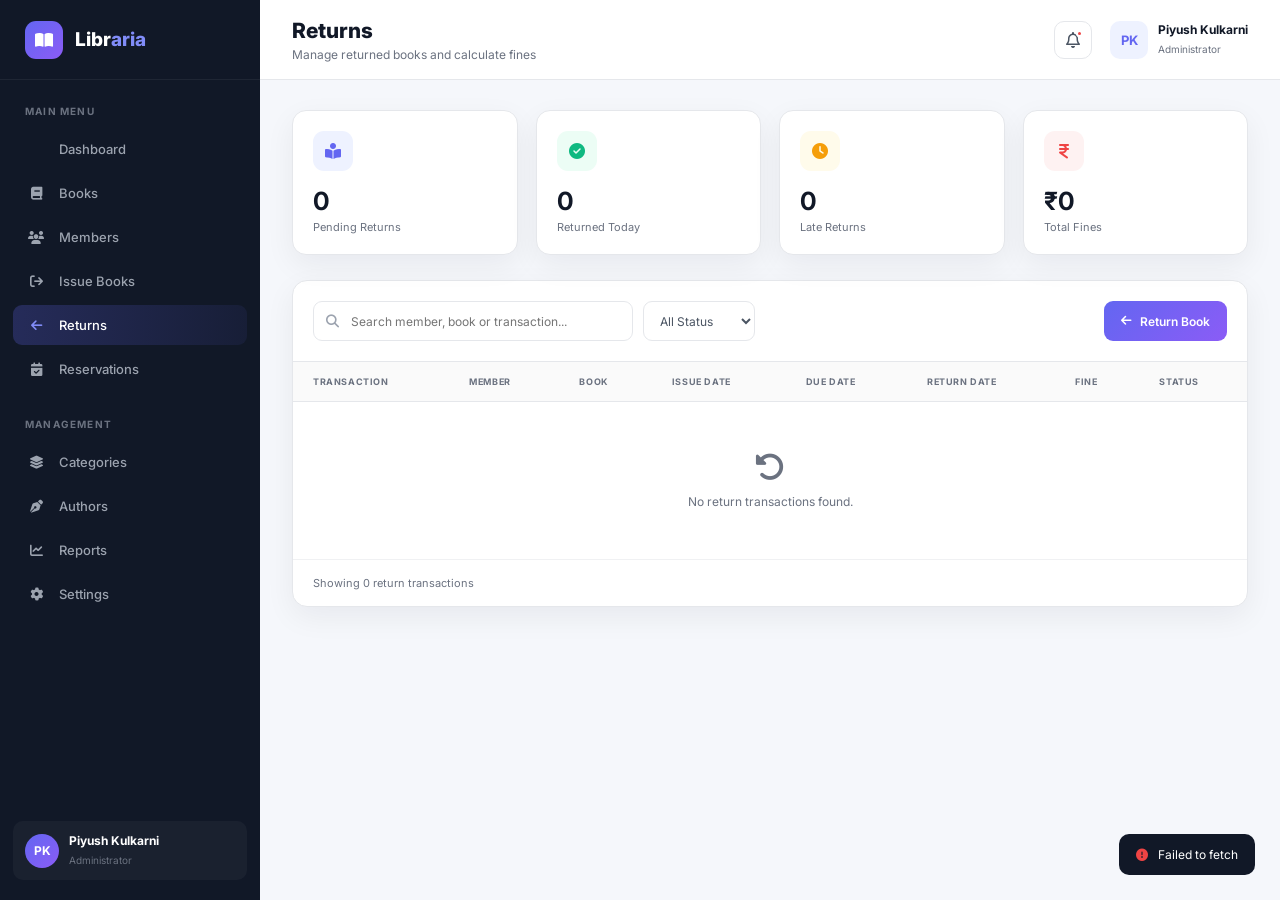
<file: frontend/returns.html>
<!DOCTYPE html>
<html lang="en">

<head>

    <meta charset="UTF-8">
    <meta name="viewport" content="width=device-width, initial-scale=1.0">

    <title>Returns | Libraria Library Management</title>

    <link rel="preconnect" href="https://fonts.googleapis.com">
    <link rel="preconnect" href="https://fonts.gstatic.com" crossorigin>

    <link
        href="https://fonts.googleapis.com/css2?family=Inter:wght@400;500;600;700;800&display=swap"
        rel="stylesheet">

    <link
        rel="stylesheet"
        href="https://cdnjs.cloudflare.com/ajax/libs/font-awesome/6.5.2/css/all.min.css">

    <style>

        * {
            margin: 0;
            padding: 0;
            box-sizing: border-box;
        }

        :root {
            --bg: #f5f7fb;
            --sidebar: #111827;
            --primary: #6366f1;
            --primary-dark: #4f46e5;
            --text: #111827;
            --muted: #6b7280;
            --border: #e5e7eb;
            --white: #ffffff;
            --success: #10b981;
            --danger: #ef4444;
            --warning: #f59e0b;
            --shadow: 0 10px 30px rgba(15, 23, 42, 0.06);
        }

        body {
            font-family: "Inter", sans-serif;
            background: var(--bg);
            color: var(--text);
        }

        button,
        input,
        select {
            font-family: inherit;
        }

        /* =========================
           LAYOUT
        ========================= */

        .app {
            display: flex;
            min-height: 100vh;
        }

        /* =========================
           SIDEBAR
        ========================= */

        .sidebar {
            width: 260px;
            background: var(--sidebar);
            color: white;
            min-height: 100vh;
            position: fixed;
            left: 0;
            top: 0;
            bottom: 0;
            z-index: 100;
            transition: 0.3s;
        }

        .brand {
            height: 80px;
            display: flex;
            align-items: center;
            padding: 0 25px;
            border-bottom: 1px solid rgba(255,255,255,.06);
        }

        .brand-icon {
            width: 38px;
            height: 38px;
            border-radius: 11px;
            background: linear-gradient(135deg,#6366f1,#8b5cf6);
            display: flex;
            justify-content: center;
            align-items: center;
            margin-right: 12px;
        }

        .brand h2 {
            font-size: 19px;
            font-weight: 800;
        }

        .brand span {
            color: #818cf8;
        }

        .menu-title {
            padding: 25px 25px 12px;
            font-size: 10px;
            font-weight: 700;
            color: #6b7280;
            text-transform: uppercase;
            letter-spacing: 1.2px;
        }

        .nav {
            padding: 0 13px;
        }

        .nav a {
            display: flex;
            align-items: center;
            gap: 13px;
            color: #9ca3af;
            text-decoration: none;
            padding: 12px 13px;
            margin-bottom: 4px;
            border-radius: 9px;
            font-size: 13px;
            font-weight: 500;
            transition: .2s;
        }

        .nav a i {
            width: 20px;
            text-align: center;
        }

        .nav a:hover {
            background: rgba(255,255,255,.05);
            color: white;
        }

        .nav a.active {
            background: linear-gradient(
                90deg,
                rgba(99,102,241,.25),
                rgba(99,102,241,.08)
            );
            color: white;
        }

        .nav a.active i {
            color: #818cf8;
        }

        .sidebar-bottom {
            position: absolute;
            bottom: 20px;
            left: 13px;
            right: 13px;
        }

        .profile-mini {
            display: flex;
            align-items: center;
            gap: 10px;
            padding: 12px;
            border-radius: 10px;
            background: rgba(255,255,255,.04);
        }

        .profile-avatar {
            width: 34px;
            height: 34px;
            border-radius: 50%;
            background: linear-gradient(135deg,#6366f1,#8b5cf6);
            display: flex;
            align-items: center;
            justify-content: center;
            font-size: 12px;
            font-weight: 700;
        }

        .profile-info strong {
            display: block;
            font-size: 12px;
        }

        .profile-info small {
            color: #6b7280;
            font-size: 10px;
        }

        /* =========================
           MAIN
        ========================= */

        .main {
            margin-left: 260px;
            width: calc(100% - 260px);
        }

        /* =========================
           TOPBAR
        ========================= */

        .topbar {
            height: 80px;
            background: white;
            border-bottom: 1px solid var(--border);
            display: flex;
            align-items: center;
            justify-content: space-between;
            padding: 0 32px;
            position: sticky;
            top: 0;
            z-index: 50;
        }

        .page-title h1 {
            font-size: 21px;
            font-weight: 800;
        }

        .page-title p {
            font-size: 12px;
            color: var(--muted);
            margin-top: 4px;
        }

        .top-actions {
            display: flex;
            align-items: center;
            gap: 18px;
        }

        .notification {
            width: 38px;
            height: 38px;
            border: 1px solid var(--border);
            border-radius: 10px;
            display: flex;
            align-items: center;
            justify-content: center;
            color: #4b5563;
            position: relative;
        }

        .notification .dot {
            position: absolute;
            width: 7px;
            height: 7px;
            border-radius: 50%;
            background: var(--danger);
            top: 8px;
            right: 8px;
            border: 2px solid white;
        }

        .admin {
            display: flex;
            align-items: center;
            gap: 10px;
        }

        .admin-avatar {
            width: 38px;
            height: 38px;
            background: #eef2ff;
            color: var(--primary);
            border-radius: 10px;
            display: flex;
            justify-content: center;
            align-items: center;
            font-weight: 700;
            font-size: 13px;
        }

        .admin-info strong {
            font-size: 12px;
            display: block;
        }

        .admin-info span {
            font-size: 10px;
            color: var(--muted);
        }

        /* =========================
           CONTENT
        ========================= */

        .content {
            padding: 30px 32px;
        }

        /* =========================
           STATS
        ========================= */

        .stats {
            display: grid;
            grid-template-columns: repeat(4,1fr);
            gap: 18px;
            margin-bottom: 25px;
        }

        .stat-card {
            background: white;
            border: 1px solid var(--border);
            border-radius: 14px;
            padding: 20px;
            box-shadow: var(--shadow);
        }

        .stat-top {
            display: flex;
            justify-content: space-between;
            align-items: center;
        }

        .stat-icon {
            width: 40px;
            height: 40px;
            border-radius: 11px;
            display: flex;
            justify-content: center;
            align-items: center;
        }

        .purple {
            background: #eef2ff;
            color: #6366f1;
        }

        .green {
            background: #ecfdf5;
            color: #10b981;
        }

        .orange {
            background: #fffbeb;
            color: #f59e0b;
        }

        .red {
            background: #fef2f2;
            color: #ef4444;
        }

        .stat-card h3 {
            font-size: 25px;
            margin-top: 15px;
        }

        .stat-card p {
            font-size: 11px;
            color: var(--muted);
            margin-top: 4px;
        }

        /* =========================
           SECTION
        ========================= */

        .section-card {
            background: white;
            border: 1px solid var(--border);
            border-radius: 15px;
            box-shadow: var(--shadow);
            overflow: hidden;
        }

        .toolbar {
            padding: 20px;
            display: flex;
            justify-content: space-between;
            align-items: center;
            gap: 15px;
            border-bottom: 1px solid var(--border);
        }

        .toolbar-left {
            display: flex;
            gap: 10px;
            flex: 1;
        }

        .search {
            position: relative;
            max-width: 320px;
            width: 100%;
        }

        .search i {
            position: absolute;
            left: 13px;
            top: 50%;
            transform: translateY(-50%);
            color: #9ca3af;
            font-size: 13px;
        }

        .search input {
            width: 100%;
            height: 40px;
            border: 1px solid var(--border);
            border-radius: 9px;
            padding: 0 15px 0 37px;
            outline: none;
            font-size: 12px;
        }

        .search input:focus,
        select:focus {
            border-color: var(--primary);
            box-shadow: 0 0 0 3px rgba(99,102,241,.08);
        }

        select {
            height: 40px;
            border: 1px solid var(--border);
            border-radius: 9px;
            padding: 0 12px;
            color: #4b5563;
            font-size: 12px;
            outline: none;
            background: white;
        }

        .return-btn {
            border: none;
            height: 40px;
            padding: 0 17px;
            background: linear-gradient(135deg,#6366f1,#8b5cf6);
            color: white;
            border-radius: 9px;
            font-size: 12px;
            font-weight: 600;
            cursor: pointer;
            display: flex;
            align-items: center;
            gap: 8px;
        }

        /* =========================
           TABLE
        ========================= */

        .table-wrapper {
            overflow-x: auto;
        }

        table {
            width: 100%;
            border-collapse: collapse;
            min-width: 950px;
        }

        th {
            background: #fafafa;
            color: #6b7280;
            text-transform: uppercase;
            font-size: 9px;
            letter-spacing: .6px;
            font-weight: 700;
            text-align: left;
            padding: 14px 20px;
            border-bottom: 1px solid var(--border);
        }

        td {
            padding: 15px 20px;
            border-bottom: 1px solid #f0f1f3;
            font-size: 12px;
        }

        tr:hover td {
            background: #fafbff;
        }

        .member-info,
        .book-info {
            display: flex;
            align-items: center;
            gap: 10px;
        }

        .avatar {
            width: 36px;
            height: 36px;
            border-radius: 9px;
            background: #eef2ff;
            color: var(--primary);
            display: flex;
            align-items: center;
            justify-content: center;
            font-size: 11px;
            font-weight: 700;
        }

        .book-icon {
            width: 36px;
            height: 44px;
            border-radius: 5px;
            background: linear-gradient(135deg,#4338ca,#6366f1);
            color: white;
            display: flex;
            align-items: center;
            justify-content: center;
        }

        .member-name strong,
        .book-name strong {
            display: block;
            font-size: 12px;
            margin-bottom: 3px;
        }

        .member-name span,
        .book-name span {
            font-size: 10px;
            color: var(--muted);
        }

        .transaction-id {
            font-family: monospace;
            color: #4b5563;
            font-size: 11px;
        }

        .date {
            font-size: 11px;
            color: #4b5563;
        }

        .fine {
            font-weight: 700;
            color: #b91c1c;
        }

        .no-fine {
            color: var(--success);
            font-weight: 600;
        }

        .badge {
            display: inline-flex;
            padding: 5px 9px;
            border-radius: 20px;
            font-size: 9px;
            font-weight: 600;
        }

        .returned {
            color: #047857;
            background: #ecfdf5;
        }

        .pending {
            color: #b45309;
            background: #fffbeb;
        }

        .actions {
            display: flex;
            gap: 6px;
        }

        .action-btn {
            width: 31px;
            height: 31px;
            border: 1px solid var(--border);
            background: white;
            border-radius: 7px;
            cursor: pointer;
            color: #6b7280;
        }

        .action-btn:hover {
            color: var(--primary);
            background: #eef2ff;
        }

        .empty-row td {
            text-align: center;
            padding: 50px 20px;
            color: var(--muted);
        }

        .empty-row i {
            display: block;
            font-size: 30px;
            margin-bottom: 12px;
        }

        .table-footer {
            display: flex;
            align-items: center;
            justify-content: space-between;
            padding: 16px 20px;
        }

        .table-footer p {
            color: var(--muted);
            font-size: 11px;
        }

        /* =========================
           MODAL
        ========================= */

        .modal-overlay {
            position: fixed;
            inset: 0;
            background: rgba(15,23,42,.55);
            backdrop-filter: blur(5px);
            display: none;
            justify-content: center;
            align-items: center;
            z-index: 1000;
            padding: 20px;
        }

        .modal-overlay.show {
            display: flex;
        }

        .modal {
            width: 100%;
            max-width: 600px;
            background: white;
            border-radius: 17px;
            box-shadow: 0 30px 80px rgba(0,0,0,.2);
        }

        .modal-header {
            padding: 20px 24px;
            border-bottom: 1px solid var(--border);
            display: flex;
            justify-content: space-between;
            align-items: center;
        }

        .modal-header h2 {
            font-size: 17px;
        }

        .close {
            border: none;
            background: #f3f4f6;
            width: 32px;
            height: 32px;
            border-radius: 8px;
            cursor: pointer;
        }

        .modal-body {
            padding: 24px;
        }

        .form-group {
            display: flex;
            flex-direction: column;
            gap: 7px;
            margin-bottom: 17px;
        }

        .form-group label {
            font-size: 11px;
            font-weight: 600;
            color: #374151;
        }

        .form-group input,
        .form-group select {
            width: 100%;
            height: 42px;
            border: 1px solid var(--border);
            border-radius: 8px;
            padding: 0 12px;
            outline: none;
            font-size: 12px;
        }

        .selected-info {
            display: flex;
            align-items: center;
            gap: 12px;
            padding: 13px;
            background: #f8fafc;
            border: 1px solid var(--border);
            border-radius: 9px;
        }

        .info-avatar {
            width: 40px;
            height: 40px;
            border-radius: 9px;
            background: #eef2ff;
            color: var(--primary);
            display: flex;
            align-items: center;
            justify-content: center;
            font-size: 12px;
            font-weight: 700;
        }

        .info-content {
            flex: 1;
        }

        .info-content strong {
            display: block;
            font-size: 12px;
            margin-bottom: 4px;
        }

        .info-content span {
            display: block;
            font-size: 10px;
            color: var(--muted);
            margin-top: 2px;
        }

        .fine-box {
            padding: 15px;
            background: #fffbeb;
            border: 1px solid #fde68a;
            border-radius: 10px;
            margin-top: 5px;
        }

        .fine-box-row {
            display: flex;
            justify-content: space-between;
            margin-bottom: 7px;
            font-size: 11px;
        }

        .fine-box-row:last-child {
            margin-bottom: 0;
            padding-top: 8px;
            border-top: 1px solid #fde68a;
            font-weight: 700;
            font-size: 13px;
        }

        .fine-amount {
            color: #b45309;
        }

        .modal-footer {
            padding: 17px 24px;
            border-top: 1px solid var(--border);
            display: flex;
            justify-content: flex-end;
            gap: 10px;
        }

        .cancel-btn {
            height: 39px;
            padding: 0 17px;
            border: 1px solid var(--border);
            background: white;
            border-radius: 8px;
            cursor: pointer;
            font-size: 11px;
        }

        .save-btn {
            height: 39px;
            padding: 0 19px;
            border: none;
            background: var(--primary);
            color: white;
            border-radius: 8px;
            cursor: pointer;
            font-size: 11px;
            font-weight: 600;
        }

        .save-btn:disabled {
            opacity: .65;
            cursor: not-allowed;
        }

        /* =========================
           TOAST
        ========================= */

        .toast {
            position: fixed;
            right: 25px;
            bottom: 25px;
            background: #111827;
            color: white;
            padding: 13px 17px;
            border-radius: 10px;
            font-size: 12px;
            display: flex;
            align-items: center;
            gap: 10px;
            opacity: 0;
            pointer-events: none;
            transform: translateY(15px);
            transition: .3s;
            z-index: 2000;
        }

        .toast.show {
            opacity: 1;
            transform: translateY(0);
        }

        .mobile-menu {
            display: none;
            border: none;
            background: transparent;
            font-size: 20px;
            cursor: pointer;
        }

        @media(max-width:1100px) {

            .stats {
                grid-template-columns: repeat(2,1fr);
            }

        }

        @media(max-width:800px) {

            .sidebar {
                transform: translateX(-100%);
            }

            .sidebar.open {
                transform: translateX(0);
            }

            .main {
                margin-left: 0;
                width: 100%;
            }

            .mobile-menu {
                display: block;
                margin-right: 15px;
            }

            .content {
                padding: 20px 15px;
            }

            .toolbar {
                flex-direction: column;
                align-items: stretch;
            }

            .toolbar-left {
                flex-direction: column;
            }

            .search {
                max-width: none;
            }

            .toolbar select {
                width: 100%;
            }

            .return-btn {
                justify-content: center;
            }

            .admin-info {
                display: none;
            }

        }

        @media(max-width:500px) {

            .stats {
                grid-template-columns: 1fr;
            }

            .notification {
                display: none;
            }

            .page-title h1 {
                font-size: 17px;
            }

        }

    </style>

</head>

<body>

<div class="app">

    <!-- SIDEBAR -->

    <aside class="sidebar" id="sidebar">

        <div class="brand">

            <div class="brand-icon">
                <i class="fa-solid fa-book-open"></i>
            </div>

            <h2>Libr<span>aria</span></h2>

        </div>

        <div class="menu-title">
            Main Menu
        </div>

        <nav class="nav">

            <a href="dashboard.html">
                <i class="fa-solid fa-grid-2"></i>
                Dashboard
            </a>

            <a href="books.html">
                <i class="fa-solid fa-book"></i>
                Books
            </a>

            <a href="members.html">
                <i class="fa-solid fa-users"></i>
                Members
            </a>

            <a href="issue-books.html">
                <i class="fa-solid fa-arrow-right-from-bracket"></i>
                Issue Books
            </a>

            <a href="returns.html" class="active">
                <i class="fa-solid fa-arrow-left"></i>
                Returns
            </a>

            <a href="reservations.html">
                <i class="fa-solid fa-calendar-check"></i>
                Reservations
            </a>

        </nav>

        <div class="menu-title">
            Management
        </div>

        <nav class="nav">

            <a href="categories.html">
                <i class="fa-solid fa-layer-group"></i>
                Categories
            </a>

            <a href="authors.html">
                <i class="fa-solid fa-pen-nib"></i>
                Authors
            </a>

            <a href="reports.html">
                <i class="fa-solid fa-chart-line"></i>
                Reports
            </a>

            <a href="settings.html">
                <i class="fa-solid fa-gear"></i>
                Settings
            </a>

        </nav>

        <div class="sidebar-bottom">

            <div class="profile-mini">

                <div class="profile-avatar">
                    PK
                </div>

                <div class="profile-info">
                    <strong>Piyush Kulkarni</strong>
                    <small>Administrator</small>
                </div>

            </div>

        </div>

    </aside>


    <!-- MAIN -->

    <main class="main">

        <header class="topbar">

            <div style="display:flex;align-items:center;">

                <button
                    type="button"
                    class="mobile-menu"
                    onclick="toggleSidebar()">

                    <i class="fa-solid fa-bars"></i>

                </button>

                <div class="page-title">

                    <h1>Returns</h1>

                    <p>
                        Manage returned books and calculate fines
                    </p>

                </div>

            </div>


            <div class="top-actions">

                <div class="notification">

                    <i class="fa-regular fa-bell"></i>

                    <span class="dot"></span>

                </div>

                <div class="admin">

                    <div class="admin-avatar">
                        PK
                    </div>

                    <div class="admin-info">

                        <strong>
                            Piyush Kulkarni
                        </strong>

                        <span>
                            Administrator
                        </span>

                    </div>

                </div>

            </div>

        </header>


        <section class="content">

            <!-- STATS -->

            <div class="stats">

                <div class="stat-card">

                    <div class="stat-top">

                        <div class="stat-icon purple">
                            <i class="fa-solid fa-book-open-reader"></i>
                        </div>

                    </div>

                    <h3 id="pendingReturns">
                        0
                    </h3>

                    <p>
                        Pending Returns
                    </p>

                </div>


                <div class="stat-card">

                    <div class="stat-top">

                        <div class="stat-icon green">
                            <i class="fa-solid fa-circle-check"></i>
                        </div>

                    </div>

                    <h3 id="returnedToday">
                        0
                    </h3>

                    <p>
                        Returned Today
                    </p>

                </div>


                <div class="stat-card">

                    <div class="stat-top">

                        <div class="stat-icon orange">
                            <i class="fa-solid fa-clock"></i>
                        </div>

                    </div>

                    <h3 id="lateReturns">
                        0
                    </h3>

                    <p>
                        Late Returns
                    </p>

                </div>


                <div class="stat-card">

                    <div class="stat-top">

                        <div class="stat-icon red">
                            <i class="fa-solid fa-indian-rupee-sign"></i>
                        </div>

                    </div>

                    <h3 id="totalFines">
                        ₹0
                    </h3>

                    <p>
                        Total Fines
                    </p>

                </div>

            </div>


            <!-- TABLE -->

            <div class="section-card">

                <div class="toolbar">

                    <div class="toolbar-left">

                        <div class="search">

                            <i class="fa-solid fa-magnifying-glass"></i>

                            <input
                                type="text"
                                id="searchInput"
                                placeholder="Search member, book or transaction..."
                                oninput="filterReturns()">

                        </div>

                        <select
                            id="statusFilter"
                            onchange="filterReturns()">

                            <option value="all">
                                All Status
                            </option>

                            <option value="pending">
                                Pending
                            </option>

                            <option value="returned">
                                Returned
                            </option>

                            <option value="late">
                                Late Return
                            </option>

                        </select>

                    </div>


                    <button
                        type="button"
                        class="return-btn"
                        onclick="openReturnModal()">

                        <i class="fa-solid fa-arrow-left"></i>

                        Return Book

                    </button>

                </div>


                <div class="table-wrapper">

                    <table>

                        <thead>

                            <tr>

                                <th>
                                    Transaction
                                </th>

                                <th>
                                    Member
                                </th>

                                <th>
                                    Book
                                </th>

                                <th>
                                    Issue Date
                                </th>

                                <th>
                                    Due Date
                                </th>

                                <th>
                                    Return Date
                                </th>

                                <th>
                                    Fine
                                </th>

                                <th>
                                    Status
                                </th>

                            </tr>

                        </thead>


                        <tbody id="returnTable">

                        </tbody>

                    </table>

                </div>


                <div class="table-footer">

                    <p id="resultText">
                        Showing 0 return transactions
                    </p>

                </div>

            </div>

        </section>

    </main>

</div>


<!-- RETURN MODAL -->

<div
    class="modal-overlay"
    id="returnModal">

    <div class="modal">

        <div class="modal-header">

            <h2>
                Return Book
            </h2>

            <button
                type="button"
                class="close"
                onclick="closeReturnModal()">

                <i class="fa-solid fa-xmark"></i>

            </button>

        </div>


        <div class="modal-body">

            <form id="returnForm">

                <div class="form-group">

                    <label>
                        Select Issued Book
                    </label>

                    <select
                        id="issueSelect"
                        onchange="handleIssueChange()"
                        required>

                        <option value="">
                            Select issued transaction
                        </option>

                    </select>

                </div>


                <div
                    id="issueInfo"
                    style="margin-bottom:17px;">

                </div>


                <div
                    id="fineBox"
                    class="fine-box"
                    style="display:none;">

                    <div class="fine-box-row">

                        <span>
                            Due Date
                        </span>

                        <strong id="fineDueDate">
                            -
                        </strong>

                    </div>


                    <div class="fine-box-row">

                        <span>
                            Return Date
                        </span>

                        <strong id="fineReturnDate">
                            -
                        </strong>

                    </div>


                    <div class="fine-box-row">

                        <span>
                            Late Days
                        </span>

                        <strong id="lateDays">
                            0
                        </strong>

                    </div>


                    <div class="fine-box-row">

                        <span>
                            Fine
                        </span>

                        <strong
                            class="fine-amount"
                            id="fineAmount">

                            ₹0

                        </strong>

                    </div>

                </div>

            </form>

        </div>


        <div class="modal-footer">

            <button
                type="button"
                class="cancel-btn"
                onclick="closeReturnModal()">

                Cancel

            </button>


            <button
                type="button"
                id="returnButton"
                class="save-btn"
                onclick="returnBook()">

                <i class="fa-solid fa-check"></i>

                Confirm Return

            </button>

        </div>

    </div>

</div>


<!-- TOAST -->

<div
    class="toast"
    id="toast">

    <i class="fa-solid fa-circle-check"></i>

    <span id="toastMessage">
        Done
    </span>

</div>


<script src="js/returns.js"></script>

</body>

</html>
</file>
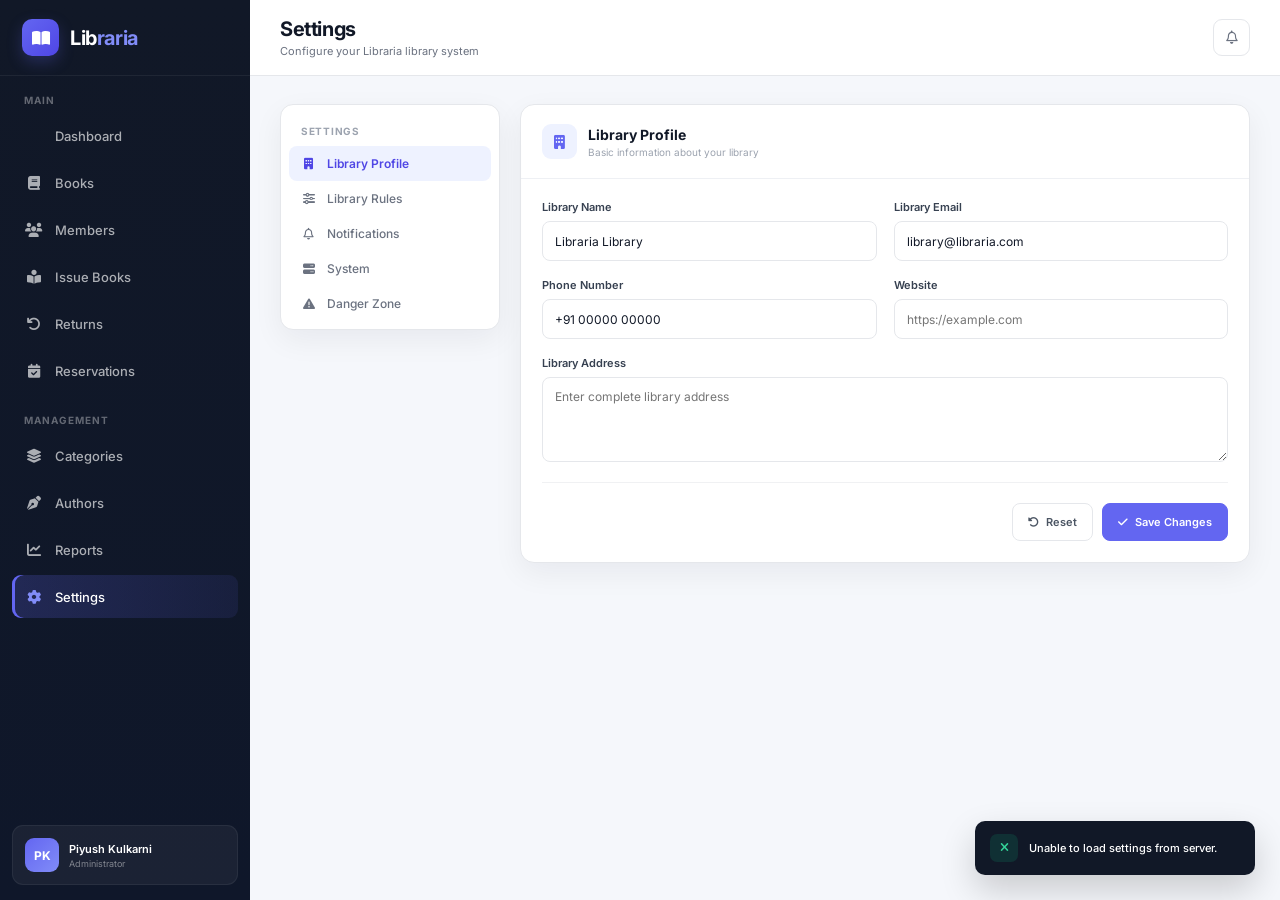
<file: frontend/settings.html>
<!DOCTYPE html>
<html lang="en">

<head>

    <meta charset="UTF-8">

    <meta name="viewport" content="width=device-width, initial-scale=1.0">

    <title>Settings | Libraria Library Management</title>

    <!-- Font Awesome -->
    <link rel="stylesheet" href="https://cdnjs.cloudflare.com/ajax/libs/font-awesome/6.5.2/css/all.min.css">

    <!-- Inter Font -->
    <link href="https://fonts.googleapis.com/css2?family=Inter:wght@400;500;600;700&display=swap" rel="stylesheet">


    <style>
        /* =====================================================
           ROOT
           ===================================================== */

        :root {

            --bg: #f5f7fb;

            --sidebar: #111827;

            --primary: #6366f1;

            --primary-dark: #4f46e5;

            --text: #111827;

            --muted: #6b7280;

            --border: #e5e7eb;

            --white: #ffffff;

            --success: #10b981;

            --danger: #ef4444;

            --warning: #f59e0b;

            --shadow:
                0 10px 30px rgba(15, 23, 42, 0.06);
        }


        /* =====================================================
           RESET
           ===================================================== */

        * {

            margin: 0;

            padding: 0;

            box-sizing: border-box;
        }


        body {

            font-family:
                Inter,
                -apple-system,
                BlinkMacSystemFont,
                "Segoe UI",
                sans-serif;

            background: var(--bg);

            color: var(--text);

            min-height: 100vh;
        }


        button,
        input,
        select,
        textarea {

            font-family: inherit;
        }


        /* =====================================================
           LAYOUT
           ===================================================== */

        .app {

            display: flex;

            min-height: 100vh;
        }


        /* =====================================================
           SIDEBAR
           ===================================================== */

        .sidebar {

            position: fixed;

            left: 0;

            top: 0;

            bottom: 0;

            width: 250px;

            background:
                linear-gradient(180deg,
                    #111827 0%,
                    #0f172a 100%);

            color: white;

            z-index: 1000;

            overflow-y: auto;

            transition:
                transform 0.25s ease;
        }


        .sidebar::-webkit-scrollbar {

            width: 4px;
        }


        .sidebar::-webkit-scrollbar-thumb {

            background: rgba(255, 255, 255, 0.15);

            border-radius: 10px;
        }


        /* =====================================================
           BRAND
           ===================================================== */

        .brand {

            height: 76px;

            display: flex;

            align-items: center;

            padding: 0 22px;

            border-bottom:
                1px solid rgba(255, 255, 255, 0.06);
        }


        .brand-icon {

            width: 37px;

            height: 37px;

            display: flex;

            align-items: center;

            justify-content: center;

            border-radius: 10px;

            background:
                linear-gradient(135deg,
                    #6366f1,
                    #4f46e5);

            color: white;

            margin-right: 11px;

            font-size: 16px;

            box-shadow:
                0 6px 15px rgba(99, 102, 241, 0.25);
        }


        .brand-name {

            font-size: 20px;

            font-weight: 700;

            letter-spacing: -0.4px;
        }


        .brand-name span {

            color: #818cf8;
        }


        /* =====================================================
           NAVIGATION
           ===================================================== */

        .nav {

            padding: 18px 12px;
        }


        .nav-section {

            margin-bottom: 22px;
        }


        .nav-title {

            padding:
                0 12px 8px;

            color:
                rgba(255, 255, 255, 0.35);

            font-size: 10px;

            font-weight: 700;

            letter-spacing: 1px;

            text-transform: uppercase;
        }


        .nav-item {

            display: flex;

            align-items: center;

            gap: 12px;

            height: 43px;

            padding: 0 13px;

            margin-bottom: 4px;

            border-radius: 9px;

            color:
                rgba(255, 255, 255, 0.65);

            text-decoration: none;

            font-size: 13px;

            font-weight: 500;

            transition: 0.2s ease;
        }


        .nav-item i {

            width: 18px;

            text-align: center;

            font-size: 14px;
        }


        .nav-item:hover {

            color: white;

            background:
                rgba(255, 255, 255, 0.06);
        }


        .nav-item.active {

            color: white;

            background:
                linear-gradient(90deg,
                    rgba(99, 102, 241, 0.22),
                    rgba(99, 102, 241, 0.10));

            box-shadow:
                inset 3px 0 0 var(--primary);
        }


        .nav-item.active i {

            color: #818cf8;
        }


        /* =====================================================
           PROFILE
           ===================================================== */

        .sidebar-profile {

            position: absolute;

            left: 12px;

            right: 12px;

            bottom: 15px;

            padding: 12px;

            border-radius: 11px;

            background:
                rgba(255, 255, 255, 0.05);

            border:
                1px solid rgba(255, 255, 255, 0.06);
        }


        .profile-row {

            display: flex;

            align-items: center;

            gap: 10px;
        }


        .profile-avatar {

            width: 34px;

            height: 34px;

            border-radius: 9px;

            display: flex;

            align-items: center;

            justify-content: center;

            background:
                linear-gradient(135deg,
                    #6366f1,
                    #818cf8);

            font-size: 12px;

            font-weight: 700;
        }


        .profile-info {

            min-width: 0;
        }


        .profile-name {

            font-size: 11px;

            font-weight: 600;

            color: white;

            white-space: nowrap;

            overflow: hidden;

            text-overflow: ellipsis;
        }


        .profile-role {

            margin-top: 2px;

            font-size: 9px;

            color:
                rgba(255, 255, 255, 0.45);
        }


        /* =====================================================
           MAIN
           ===================================================== */

        .main {

            width: calc(100% - 250px);

            margin-left: 250px;

            min-height: 100vh;
        }


        /* =====================================================
           TOPBAR
           ===================================================== */

        .topbar {

            height: 76px;

            display: flex;

            align-items: center;

            justify-content: space-between;

            padding:
                0 30px;

            background: white;

            border-bottom:
                1px solid var(--border);
        }


        .topbar-left {

            display: flex;

            align-items: center;

            gap: 15px;
        }


        .mobile-menu {

            display: none;

            width: 36px;

            height: 36px;

            border: none;

            border-radius: 8px;

            background: #f3f4f6;

            color: #374151;

            cursor: pointer;
        }


        .page-title h1 {

            font-size: 20px;

            font-weight: 700;

            letter-spacing: -0.4px;
        }


        .page-title p {

            margin-top: 3px;

            color: var(--muted);

            font-size: 11px;
        }


        .topbar-right {

            display: flex;

            align-items: center;

            gap: 10px;
        }


        .topbar-icon {

            width: 37px;

            height: 37px;

            border: 1px solid var(--border);

            background: white;

            border-radius: 9px;

            color: var(--muted);

            cursor: pointer;

            display: flex;

            align-items: center;

            justify-content: center;

            transition: 0.2s;
        }


        .topbar-icon:hover {

            background: #f8fafc;

            color: var(--primary);

            border-color:
                #c7d2fe;
        }


        /* =====================================================
           CONTENT
           ===================================================== */

        .content {

            padding: 28px 30px 40px;
        }


        /* =====================================================
           SETTINGS GRID
           ===================================================== */

        .settings-layout {

            display: grid;

            grid-template-columns:
                220px minmax(0, 1fr);

            gap: 20px;

            align-items: start;
        }


        /* =====================================================
           SETTINGS NAV
           ===================================================== */

        .settings-nav {

            background: white;

            border:
                1px solid var(--border);

            border-radius: 13px;

            padding: 8px;

            box-shadow: var(--shadow);

            position: sticky;

            top: 20px;
        }


        .settings-nav-title {

            padding:
                12px 12px 9px;

            font-size: 10px;

            font-weight: 700;

            text-transform: uppercase;

            letter-spacing: 0.7px;

            color: #9ca3af;
        }


        .settings-tab {

            width: 100%;

            display: flex;

            align-items: center;

            gap: 10px;

            border: none;

            background: transparent;

            padding:
                10px 11px;

            border-radius: 8px;

            color: #6b7280;

            font-size: 12px;

            font-weight: 500;

            text-align: left;

            cursor: pointer;

            transition: 0.2s;
        }


        .settings-tab i {

            width: 17px;

            text-align: center;

            font-size: 12px;
        }


        .settings-tab:hover {

            background: #f8fafc;

            color: #374151;
        }


        .settings-tab.active {

            background:
                #eef2ff;

            color:
                #4f46e5;

            font-weight: 600;
        }


        /* =====================================================
           SETTINGS CONTENT
           ===================================================== */

        .settings-content {

            min-width: 0;
        }


        .settings-panel {

            display: none;
        }


        .settings-panel.active {

            display: block;
        }


        /* =====================================================
           SECTION CARD
           ===================================================== */

        .settings-card {

            background: white;

            border:
                1px solid var(--border);

            border-radius: 14px;

            box-shadow: var(--shadow);

            margin-bottom: 18px;

            overflow: hidden;
        }


        .settings-card-header {

            padding:
                19px 21px;

            border-bottom:
                1px solid #eef0f4;

            display: flex;

            align-items: center;

            justify-content: space-between;
        }


        .settings-card-title {

            display: flex;

            align-items: center;

            gap: 11px;
        }


        .section-icon {

            width: 35px;

            height: 35px;

            display: flex;

            align-items: center;

            justify-content: center;

            border-radius: 9px;

            background:
                #eef2ff;

            color:
                #6366f1;

            font-size: 14px;
        }


        .settings-card-title h2 {

            font-size: 14px;

            font-weight: 700;

            color: #111827;
        }


        .settings-card-title p {

            margin-top: 3px;

            font-size: 10px;

            color: #9ca3af;
        }


        .settings-card-body {

            padding: 21px;
        }


        /* =====================================================
           FORM GRID
           ===================================================== */

        .form-grid {

            display: grid;

            grid-template-columns:
                repeat(2, minmax(0, 1fr));

            gap: 17px;
        }


        .form-group {

            display: flex;

            flex-direction: column;

            gap: 7px;
        }


        .form-group.full {

            grid-column: 1 / -1;
        }


        .form-label {

            font-size: 11px;

            font-weight: 600;

            color: #374151;
        }


        .form-control {

            width: 100%;

            height: 40px;

            padding:
                0 12px;

            border:
                1px solid #e5e7eb;

            border-radius: 8px;

            background: white;

            color: #111827;

            font-size: 12px;

            outline: none;

            transition:
                border-color 0.2s,
                box-shadow 0.2s;
        }


        textarea.form-control {

            height: 85px;

            padding-top: 11px;

            resize: vertical;
        }


        .form-control:focus {

            border-color:
                #818cf8;

            box-shadow:
                0 0 0 3px rgba(99, 102, 241, 0.10);
        }


        .form-help {

            font-size: 9px;

            color: #9ca3af;

            line-height: 1.4;
        }


        /* =====================================================
           BUTTONS
           ===================================================== */

        .settings-actions {

            display: flex;

            align-items: center;

            justify-content: flex-end;

            gap: 9px;

            padding-top: 20px;

            margin-top: 20px;

            border-top:
                1px solid #f0f1f3;
        }


        .btn {

            height: 38px;

            padding:
                0 15px;

            border-radius: 8px;

            border: 1px solid transparent;

            display: inline-flex;

            align-items: center;

            justify-content: center;

            gap: 7px;

            font-size: 11px;

            font-weight: 600;

            cursor: pointer;

            transition: 0.2s;
        }


        .btn-primary {

            background:
                var(--primary);

            color: white;

            border-color:
                var(--primary);
        }


        .btn-primary:hover {

            background:
                var(--primary-dark);

            border-color:
                var(--primary-dark);
        }


        .btn-secondary {

            background: white;

            color: #4b5563;

            border-color:
                var(--border);
        }


        .btn-secondary:hover {

            background: #f9fafb;

            color: #111827;
        }


        /* =====================================================
           RULE CARDS
           ===================================================== */

        .rule-grid {

            display: grid;

            grid-template-columns:
                repeat(2, minmax(0, 1fr));

            gap: 14px;
        }


        .rule-box {

            padding: 15px;

            border:
                1px solid #eef0f4;

            border-radius: 10px;

            background:
                #fafbfc;
        }


        .rule-box label {

            display: block;

            margin-bottom: 7px;

            font-size: 10px;

            font-weight: 600;

            color: #374151;
        }


        .input-with-suffix {

            display: flex;

            align-items: center;

            border:
                1px solid #e5e7eb;

            background: white;

            border-radius: 8px;

            overflow: hidden;
        }


        .input-with-suffix input {

            flex: 1;

            min-width: 0;

            height: 38px;

            padding:
                0 10px;

            border: none;

            outline: none;

            font-size: 12px;

            color: #111827;
        }


        .input-with-suffix span {

            height: 38px;

            display: flex;

            align-items: center;

            padding:
                0 10px;

            background: #f8fafc;

            border-left:
                1px solid #e5e7eb;

            color: #6b7280;

            font-size: 10px;
        }


        /* =====================================================
           TOGGLE SETTINGS
           ===================================================== */

        .toggle-list {

            display: flex;

            flex-direction: column;
        }


        .toggle-item {

            display: flex;

            align-items: center;

            justify-content: space-between;

            gap: 20px;

            padding: 15px 0;

            border-bottom:
                1px solid #f0f1f3;
        }


        .toggle-item:first-child {

            padding-top: 0;
        }


        .toggle-item:last-child {

            border-bottom: none;

            padding-bottom: 0;
        }


        .toggle-info {

            min-width: 0;
        }


        .toggle-title {

            font-size: 12px;

            font-weight: 600;

            color: #111827;
        }


        .toggle-description {

            margin-top: 3px;

            font-size: 10px;

            color: #9ca3af;

            line-height: 1.4;
        }


        .toggle {

            position: relative;

            width: 42px;

            height: 23px;

            flex-shrink: 0;
        }


        .toggle input {

            opacity: 0;

            width: 0;

            height: 0;
        }


        .toggle-slider {

            position: absolute;

            inset: 0;

            background: #d1d5db;

            border-radius: 30px;

            cursor: pointer;

            transition: 0.25s;
        }


        .toggle-slider::before {

            content: "";

            position: absolute;

            width: 17px;

            height: 17px;

            left: 3px;

            top: 3px;

            background: white;

            border-radius: 50%;

            box-shadow:
                0 1px 3px rgba(0, 0, 0, 0.18);

            transition: 0.25s;
        }


        .toggle input:checked+.toggle-slider {

            background:
                var(--primary);
        }


        .toggle input:checked+.toggle-slider::before {

            transform:
                translateX(19px);
        }


        /* =====================================================
           SYSTEM INFORMATION
           ===================================================== */

        .system-grid {

            display: grid;

            grid-template-columns:
                repeat(3, 1fr);

            gap: 12px;
        }


        .system-box {

            padding: 14px;

            border:
                1px solid #eef0f4;

            border-radius: 10px;

            background: #fafbfc;
        }


        .system-box-label {

            font-size: 9px;

            font-weight: 600;

            color: #9ca3af;

            text-transform: uppercase;

            letter-spacing: 0.5px;
        }


        .system-box-value {

            margin-top: 7px;

            font-size: 12px;

            font-weight: 700;

            color: #111827;
        }


        .status-online {

            display: inline-flex;

            align-items: center;

            gap: 5px;

            color:
                #059669;
        }


        .status-dot {

            width: 6px;

            height: 6px;

            border-radius: 50%;

            background:
                #10b981;
        }


        /* =====================================================
           DANGER ZONE
           ===================================================== */

        .danger-card {

            border-color:
                #fecaca;
        }


        .danger-card .settings-card-header {

            background:
                #fffafa;

            border-color:
                #fee2e2;
        }


        .danger-card .section-icon {

            background:
                #fef2f2;

            color:
                #ef4444;
        }


        .danger-action {

            display: flex;

            align-items: center;

            justify-content: space-between;

            gap: 20px;

            padding: 14px 0;

            border-bottom:
                1px solid #fee2e2;
        }


        .danger-action:last-child {

            border-bottom: none;

            padding-bottom: 0;
        }


        .danger-action-info h3 {

            font-size: 12px;

            font-weight: 600;

            color: #111827;
        }


        .danger-action-info p {

            margin-top: 4px;

            font-size: 10px;

            color: #9ca3af;
        }


        .btn-danger {

            flex-shrink: 0;

            height: 35px;

            padding:
                0 13px;

            border:
                1px solid #fecaca;

            border-radius: 8px;

            background:
                #fff1f2;

            color:
                #dc2626;

            font-size: 10px;

            font-weight: 600;

            cursor: pointer;

            transition: 0.2s;
        }


        .btn-danger:hover {

            background:
                #fee2e2;
        }


        /* =====================================================
           TOAST
           ===================================================== */

        .toast {

            position: fixed;

            right: 25px;

            bottom: 25px;

            min-width: 280px;

            max-width: 380px;

            display: flex;

            align-items: center;

            gap: 11px;

            padding:
                13px 15px;

            background: #111827;

            color: white;

            border-radius: 10px;

            box-shadow:
                0 15px 35px rgba(0, 0, 0, 0.18);

            transform:
                translateY(20px);

            opacity: 0;

            pointer-events: none;

            transition: 0.25s;

            z-index: 9999;
        }


        .toast.show {

            transform:
                translateY(0);

            opacity: 1;
        }


        .toast-icon {

            width: 28px;

            height: 28px;

            display: flex;

            align-items: center;

            justify-content: center;

            border-radius: 7px;

            background:
                rgba(16, 185, 129, 0.15);

            color:
                #34d399;

            font-size: 12px;
        }


        .toast-message {

            font-size: 11px;

            font-weight: 500;
        }


        /* =====================================================
           RESPONSIVE
           ===================================================== */

        @media (max-width: 1100px) {

            .settings-layout {

                grid-template-columns:
                    190px minmax(0, 1fr);
            }

            .system-grid {

                grid-template-columns:
                    repeat(2, 1fr);
            }
        }


        @media (max-width: 850px) {

            .sidebar {

                transform:
                    translateX(-100%);
            }


            .sidebar.open {

                transform:
                    translateX(0);
            }


            .main {

                width: 100%;

                margin-left: 0;
            }


            .mobile-menu {

                display: flex;

                align-items: center;

                justify-content: center;
            }


            .settings-layout {

                grid-template-columns: 1fr;
            }


            .settings-nav {

                position: static;

                display: flex;

                flex-wrap: wrap;

                gap: 3px;
            }


            .settings-nav-title {

                display: none;
            }


            .settings-tab {

                width: auto;
            }
        }


        @media (max-width: 650px) {

            .topbar {

                padding:
                    0 17px;
            }


            .content {

                padding:
                    20px 17px 30px;
            }


            .form-grid,
            .rule-grid {

                grid-template-columns: 1fr;
            }


            .form-group.full {

                grid-column: auto;
            }


            .system-grid {

                grid-template-columns: 1fr;
            }


            .settings-card-body {

                padding: 17px;
            }


            .settings-card-header {

                padding: 17px;
            }


            .settings-actions {

                flex-direction: column-reverse;

                align-items: stretch;
            }


            .settings-actions .btn {

                width: 100%;
            }


            .danger-action {

                align-items: flex-start;

                flex-direction: column;
            }


            .btn-danger {

                width: 100%;
            }


            .page-title p {

                display: none;
            }
        }
    </style>

</head>


<body>


    <div class="app">


        <!-- =====================================================
         SIDEBAR
         ===================================================== -->

        <aside class="sidebar" id="sidebar">


            <div class="brand">

                <div class="brand-icon">

                    <i class="fa-solid fa-book-open"></i>

                </div>

                <div class="brand-name">
                    Lib<span>raria</span>
                </div>

            </div>


            <nav class="nav">


                <!-- MAIN -->

                <div class="nav-section">

                    <div class="nav-title">
                        Main
                    </div>


                    <a href="dashboard.html" class="nav-item">

                        <i class="fa-solid fa-grid-2"></i>

                        <span>Dashboard</span>

                    </a>


                    <a href="books.html" class="nav-item">

                        <i class="fa-solid fa-book"></i>

                        <span>Books</span>

                    </a>


                    <a href="members.html" class="nav-item">

                        <i class="fa-solid fa-users"></i>

                        <span>Members</span>

                    </a>


                    <a href="issue-books.html" class="nav-item">

                        <i class="fa-solid fa-book-open-reader"></i>

                        <span>Issue Books</span>

                    </a>


                    <a href="returns.html" class="nav-item">

                        <i class="fa-solid fa-arrow-rotate-left"></i>

                        <span>Returns</span>

                    </a>


                    <a href="reservations.html" class="nav-item">

                        <i class="fa-solid fa-calendar-check"></i>

                        <span>Reservations</span>

                    </a>

                </div>


                <!-- MANAGEMENT -->

                <div class="nav-section">

                    <div class="nav-title">
                        Management
                    </div>


                    <a href="categories.html" class="nav-item">

                        <i class="fa-solid fa-layer-group"></i>

                        <span>Categories</span>

                    </a>


                    <a href="authors.html" class="nav-item">

                        <i class="fa-solid fa-pen-nib"></i>

                        <span>Authors</span>

                    </a>


                    <a href="reports.html" class="nav-item">

                        <i class="fa-solid fa-chart-line"></i>

                        <span>Reports</span>

                    </a>


                    <a href="settings.html" class="nav-item active">

                        <i class="fa-solid fa-gear"></i>

                        <span>Settings</span>

                    </a>

                </div>

            </nav>


            <!-- PROFILE -->

            <div class="sidebar-profile">

                <div class="profile-row">

                    <div class="profile-avatar">
                        PK
                    </div>

                    <div class="profile-info">

                        <div class="profile-name">
                            Piyush Kulkarni
                        </div>

                        <div class="profile-role">
                            Administrator
                        </div>

                    </div>

                </div>

            </div>

        </aside>



        <!-- =====================================================
         MAIN
         ===================================================== -->

        <main class="main">


            <!-- TOPBAR -->

            <header class="topbar">


                <div class="topbar-left">


                    <button class="mobile-menu" onclick="toggleSidebar()">

                        <i class="fa-solid fa-bars"></i>

                    </button>


                    <div class="page-title">

                        <h1>
                            Settings
                        </h1>

                        <p>
                            Configure your Libraria library system
                        </p>

                    </div>

                </div>


                <div class="topbar-right">

                    <button class="topbar-icon" title="Notifications">

                        <i class="fa-regular fa-bell"></i>

                    </button>

                </div>

            </header>



            <!-- =================================================
             CONTENT
             ================================================= -->

            <section class="content">


                <div class="settings-layout">


                    <!-- =================================================
                     SETTINGS NAVIGATION
                     ================================================= -->

                    <aside class="settings-nav">


                        <div class="settings-nav-title">
                            Settings
                        </div>


                        <button class="settings-tab active" data-target="library">

                            <i class="fa-solid fa-building"></i>

                            Library Profile

                        </button>


                        <button class="settings-tab" data-target="rules">

                            <i class="fa-solid fa-sliders"></i>

                            Library Rules

                        </button>


                        <button class="settings-tab" data-target="notifications">

                            <i class="fa-regular fa-bell"></i>

                            Notifications

                        </button>


                        <button class="settings-tab" data-target="system">

                            <i class="fa-solid fa-server"></i>

                            System

                        </button>


                        <button class="settings-tab" data-target="danger">

                            <i class="fa-solid fa-triangle-exclamation"></i>

                            Danger Zone

                        </button>

                    </aside>



                    <!-- =================================================
                     SETTINGS CONTENT
                     ================================================= -->

                    <div class="settings-content">


                        <!-- =================================================
                         LIBRARY PROFILE
                         ================================================= -->

                        <div class="settings-panel active" id="library">


                            <div class="settings-card">


                                <div class="settings-card-header">

                                    <div class="settings-card-title">

                                        <div class="section-icon">

                                            <i class="fa-solid fa-building"></i>

                                        </div>

                                        <div>

                                            <h2>
                                                Library Profile
                                            </h2>

                                            <p>
                                                Basic information about your library
                                            </p>

                                        </div>

                                    </div>

                                </div>


                                <div class="settings-card-body">


                                    <div class="form-grid">


                                        <div class="form-group">

                                            <label class="form-label">
                                                Library Name
                                            </label>

                                            <input type="text" class="form-control" id="libraryName"
                                                value="Libraria Library">

                                        </div>


                                        <div class="form-group">

                                            <label class="form-label">
                                                Library Email
                                            </label>

                                            <input type="email" class="form-control" id="libraryEmail"
                                                value="library@libraria.com">

                                        </div>


                                        <div class="form-group">

                                            <label class="form-label">
                                                Phone Number
                                            </label>

                                            <input type="text" class="form-control" id="libraryPhone"
                                                value="+91 00000 00000">

                                        </div>


                                        <div class="form-group">

                                            <label class="form-label">
                                                Website
                                            </label>

                                            <input type="text" class="form-control" id="libraryWebsite"
                                                placeholder="https://example.com">

                                        </div>


                                        <div class="form-group full">

                                            <label class="form-label">
                                                Library Address
                                            </label>

                                            <textarea class="form-control" id="libraryAddress"
                                                placeholder="Enter complete library address"></textarea>

                                        </div>


                                    </div>


                                    <div class="settings-actions">

                                        <button class="btn btn-secondary" type="button" onclick="resetLibraryForm()">

                                            <i class="fa-solid fa-rotate-left"></i>

                                            Reset

                                        </button>


                                        <button class="btn btn-primary" type="button" onclick="saveLibraryProfile()">

                                            <i class="fa-solid fa-check"></i>

                                            Save Changes

                                        </button>

                                    </div>

                                </div>

                            </div>


                        </div>



                        <!-- =================================================
                         LIBRARY RULES
                         ================================================= -->

                        <div class="settings-panel" id="rules">


                            <div class="settings-card">


                                <div class="settings-card-header">

                                    <div class="settings-card-title">

                                        <div class="section-icon">

                                            <i class="fa-solid fa-sliders"></i>

                                        </div>

                                        <div>

                                            <h2>
                                                Library Rules
                                            </h2>

                                            <p>
                                                Configure borrowing and reservation policies
                                            </p>

                                        </div>

                                    </div>

                                </div>


                                <div class="settings-card-body">


                                    <div class="rule-grid">


                                        <div class="rule-box">

                                            <label>
                                                Default Issue Period
                                            </label>

                                            <div class="input-with-suffix">

                                                <input type="number" id="issuePeriod" value="14" min="1">

                                                <span>
                                                    Days
                                                </span>

                                            </div>

                                        </div>


                                        <div class="rule-box">

                                            <label>
                                                Maximum Books Per Member
                                            </label>

                                            <div class="input-with-suffix">

                                                <input type="number" id="maxBooks" value="3" min="1">

                                                <span>
                                                    Books
                                                </span>

                                            </div>

                                        </div>


                                        <div class="rule-box">

                                            <label>
                                                Overdue Fine
                                            </label>

                                            <div class="input-with-suffix">

                                                <input type="number" id="finePerDay" value="10" min="0">

                                                <span>
                                                    ₹ / Day
                                                </span>

                                            </div>

                                        </div>


                                        <div class="rule-box">

                                            <label>
                                                Reservation Validity
                                            </label>

                                            <div class="input-with-suffix">

                                                <input type="number" id="reservationPeriod" value="3" min="1">

                                                <span>
                                                    Days
                                                </span>

                                            </div>

                                        </div>


                                    </div>


                                    <div class="settings-actions">

                                        <button class="btn btn-secondary" type="button" onclick="resetRules()">

                                            <i class="fa-solid fa-rotate-left"></i>

                                            Reset

                                        </button>


                                        <button class="btn btn-primary" type="button" onclick="saveLibraryRules()">

                                            <i class="fa-solid fa-check"></i>

                                            Save Rules

                                        </button>

                                    </div>

                                </div>

                            </div>


                        </div>



                        <!-- =================================================
                         NOTIFICATIONS
                         ================================================= -->

                        <div class="settings-panel" id="notifications">


                            <div class="settings-card">


                                <div class="settings-card-header">

                                    <div class="settings-card-title">

                                        <div class="section-icon">

                                            <i class="fa-regular fa-bell"></i>

                                        </div>

                                        <div>

                                            <h2>
                                                Notifications
                                            </h2>

                                            <p>
                                                Control automated library notifications
                                            </p>

                                        </div>

                                    </div>

                                </div>


                                <div class="settings-card-body">


                                    <div class="toggle-list">


                                        <div class="toggle-item">

                                            <div class="toggle-info">

                                                <div class="toggle-title">
                                                    Due Date Reminders
                                                </div>

                                                <div class="toggle-description">
                                                    Notify members before their books are due.
                                                </div>

                                            </div>


                                            <label class="toggle">

                                                <input type="checkbox" id="dueReminder" checked>

                                                <span class="toggle-slider"></span>

                                            </label>

                                        </div>


                                        <div class="toggle-item">

                                            <div class="toggle-info">

                                                <div class="toggle-title">
                                                    Overdue Notifications
                                                </div>

                                                <div class="toggle-description">
                                                    Send notifications when a borrowed book becomes overdue.
                                                </div>

                                            </div>


                                            <label class="toggle">

                                                <input type="checkbox" id="overdueNotification" checked>

                                                <span class="toggle-slider"></span>

                                            </label>

                                        </div>


                                        <div class="toggle-item">

                                            <div class="toggle-info">

                                                <div class="toggle-title">
                                                    Reservation Notifications
                                                </div>

                                                <div class="toggle-description">
                                                    Notify members when their reserved book becomes available.
                                                </div>

                                            </div>


                                            <label class="toggle">

                                                <input type="checkbox" id="reservationNotification" checked>

                                                <span class="toggle-slider"></span>

                                            </label>

                                        </div>


                                        <div class="toggle-item">

                                            <div class="toggle-info">

                                                <div class="toggle-title">
                                                    New Member Notifications
                                                </div>

                                                <div class="toggle-description">
                                                    Show notifications when a new member is registered.
                                                </div>

                                            </div>


                                            <label class="toggle">

                                                <input type="checkbox" id="memberNotification">

                                                <span class="toggle-slider"></span>

                                            </label>

                                        </div>


                                    </div>


                                    <div class="settings-actions">

                                        <button class="btn btn-primary" type="button"
                                            onclick="saveNotificationSettings()">

                                            <i class="fa-solid fa-check"></i>

                                            Save Preferences

                                        </button>

                                    </div>

                                </div>

                            </div>


                        </div>



                        <!-- =================================================
                         SYSTEM
                         ================================================= -->

                        <div class="settings-panel" id="system">


                            <div class="settings-card">


                                <div class="settings-card-header">

                                    <div class="settings-card-title">

                                        <div class="section-icon">

                                            <i class="fa-solid fa-server"></i>

                                        </div>

                                        <div>

                                            <h2>
                                                System Information
                                            </h2>

                                            <p>
                                                Libraria system and connection status
                                            </p>

                                        </div>

                                    </div>

                                </div>


                                <div class="settings-card-body">


                                    <div class="system-grid">


                                        <div class="system-box">

                                            <div class="system-box-label">
                                                Application
                                            </div>

                                            <div class="system-box-value">
                                                Libraria
                                            </div>

                                        </div>


                                        <div class="system-box">

                                            <div class="system-box-label">
                                                Version
                                            </div>

                                            <div class="system-box-value">
                                                1.0.0
                                            </div>

                                        </div>


                                        <div class="system-box">

                                            <div class="system-box-label">
                                                Database
                                            </div>

                                            <div class="system-box-value status-online" id="databaseStatus">

                                                <span class="status-dot"></span>

                                                Checking...

                                            </div>

                                        </div>


                                        <div class="system-box">

                                            <div class="system-box-label">
                                                Backend API
                                            </div>

                                            <div class="system-box-value status-online" id="apiStatus">

                                                <span class="status-dot"></span>

                                                Checking...

                                            </div>

                                        </div>


                                        <div class="system-box">

                                            <div class="system-box-label">
                                                Frontend
                                            </div>

                                            <div class="system-box-value">
                                                HTML / CSS / JavaScript
                                            </div>

                                        </div>


                                        <div class="system-box">

                                            <div class="system-box-label">
                                                Database Engine
                                            </div>

                                            <div class="system-box-value">
                                                MySQL 8
                                            </div>

                                        </div>


                                    </div>


                                    <div class="settings-actions">

                                        <button class="btn btn-secondary" type="button" onclick="checkSystemStatus()">

                                            <i class="fa-solid fa-rotate"></i>

                                            Check Connection

                                        </button>

                                    </div>

                                </div>

                            </div>


                        </div>



                        <!-- =================================================
                         DANGER ZONE
                         ================================================= -->

                        <div class="settings-panel" id="danger">


                            <div class="settings-card danger-card">


                                <div class="settings-card-header">

                                    <div class="settings-card-title">

                                        <div class="section-icon">

                                            <i class="fa-solid fa-triangle-exclamation"></i>

                                        </div>

                                        <div>

                                            <h2>
                                                Danger Zone
                                            </h2>

                                            <p>
                                                Actions that can affect system data
                                            </p>

                                        </div>

                                    </div>

                                </div>


                                <div class="settings-card-body">


                                    <div class="danger-action">

                                        <div class="danger-action-info">

                                            <h3>
                                                Refresh Overdue Status
                                            </h3>

                                            <p>
                                                Recalculate issued books that have passed their due date.
                                            </p>

                                        </div>


                                        <button type="button" class="btn-danger" onclick="refreshOverdue()">

                                            <i class="fa-solid fa-rotate"></i>

                                            Refresh

                                        </button>

                                    </div>


                                    <div class="danger-action">

                                        <div class="danger-action-info">

                                            <h3>
                                                Clear Local Settings
                                            </h3>

                                            <p>
                                                Remove locally stored Libraria preferences from this browser.
                                            </p>

                                        </div>


                                        <button type="button" class="btn-danger" onclick="clearLocalSettings()">

                                            <i class="fa-solid fa-trash"></i>

                                            Clear

                                        </button>

                                    </div>


                                </div>

                            </div>


                        </div>


                    </div>

                </div>

            </section>

        </main>

    </div>



    <!-- =========================================================
     TOAST
     ========================================================= -->

    <div class="toast" id="toast">

        <div class="toast-icon">

            <i class="fa-solid fa-check" id="toastIcon"></i>

        </div>

        <div class="toast-message" id="toastMessage">

            Settings saved successfully.

        </div>

    </div>



    <script src="js/settings.js"></script>


</body>

</html>
</file>
<file: frontend/style.css>
* {
    box-sizing: border-box;
    margin: 0;
    padding: 0;
}

html {
    scroll-behavior: smooth;
}

body {
    font-family: "DM Sans", sans-serif;
    color: #172033;
    background: #f8f9fc;
    line-height: 1.5;
}

a {
    text-decoration: none;
    color: inherit;
}

button,
input,
select {
    font: inherit;
}


/* =========================
   NAVBAR
========================= */

.navbar {
    height: 78px;
    padding: 0 6%;
    display: flex;
    align-items: center;
    justify-content: space-between;

    background: rgba(255, 255, 255, .90);
    backdrop-filter: blur(18px);

    position: fixed;
    top: 0;
    left: 0;
    right: 0;

    z-index: 20;

    border-bottom: 1px solid rgba(23, 32, 51, .06);
}


.brand {
    display: flex;
    align-items: center;
    gap: 10px;

    font-weight: 800;
    letter-spacing: .08em;
    font-size: 15px;
}


.brand-mark {
    width: 37px;
    height: 37px;

    border-radius: 11px;

    display: grid;
    place-items: center;

    background: #151d35;
    color: #fff;

    box-shadow:
        0 8px 18px rgba(21, 29, 53, .18);
}


.nav-links {
    display: flex;
    gap: 34px;

    color: #697286;
    font-size: 14px;
}


.nav-links a {
    transition: .2s;
}


.nav-links a:hover,
.nav-links .active {
    color: #151d35;
}


.nav-actions {
    display: flex;
    align-items: center;
    gap: 24px;

    font-size: 14px;
}


.login-link {
    color: #3d4658;
}


.btn {
    border: 0;

    border-radius: 12px;

    padding: 12px 18px;

    display: inline-flex;
    align-items: center;
    justify-content: center;

    gap: 9px;

    font-weight: 700;
    font-size: 13px;

    cursor: pointer;

    transition: .25s;
}


.btn-primary {
    background: #17203a;
    color: #fff;

    box-shadow:
        0 10px 25px rgba(23, 32, 58, .16);
}


.btn-primary:hover {
    transform: translateY(-2px);

    box-shadow:
        0 14px 28px rgba(23, 32, 58, .22);
}


.btn-large {
    padding: 15px 22px;
}


.btn-ghost {
    background: #fff;
    color: #273148;

    border: 1px solid #e3e7ef;
}


.btn-light {
    background: #fff;
    color: #17203a;
}


.menu-toggle {
    display: none;

    border: 0;
    background: none;

    font-size: 22px;
}


/* =========================
   HERO
========================= */

.hero {
    min-height: 780px;

    padding:
        170px 7% 90px;

    display: grid;

    grid-template-columns:
        1fr 1fr;

    align-items: center;

    gap: 70px;

    position: relative;

    overflow: hidden;

    background: #f8f9fc;
}


.hero-grid {
    position: absolute;
    inset: 0;

    background-image:
        linear-gradient(rgba(30, 40, 65, .045) 1px,
            transparent 1px),
        linear-gradient(90deg,
            rgba(30, 40, 65, .045) 1px,
            transparent 1px);

    background-size: 55px 55px;

    mask-image:
        linear-gradient(to bottom,
            #000,
            transparent 78%);
}


.hero-glow {
    position: absolute;

    border-radius: 50%;

    filter: blur(60px);

    opacity: .28;
}


.glow-one {
    width: 320px;
    height: 320px;

    background: #bfc8ff;

    left: -90px;
    top: 180px;
}


.glow-two {
    width: 300px;
    height: 300px;

    background: #d8c8ff;

    right: 20%;
    top: 50px;
}


.hero-content,
.hero-visual {
    position: relative;
    z-index: 2;
}


.eyebrow {
    text-transform: uppercase;

    letter-spacing: .16em;

    font-size: 10px;

    font-weight: 800;

    color: #7b8394;

    margin-bottom: 16px;

    display: flex;

    align-items: center;

    gap: 8px;
}


.eyebrow span {
    width: 7px;
    height: 7px;

    border-radius: 50%;

    background: #7e6be8;
}


.hero h1 {
    font-family: "Playfair Display", serif;

    font-size:
        clamp(48px, 5vw, 78px);

    line-height: 1.03;

    letter-spacing: -.04em;

    color: #17203a;
}


.hero h1 em,
.section-heading h2 em,
.cta-section h2 em,
.auth-art h1 em {
    font-style: normal;
    color: #7566d8;
}


.hero-copy {
    font-size: 17px;

    color: #697286;

    max-width: 600px;

    margin: 24px 0 30px;

    line-height: 1.75;
}


.hero-actions {
    display: flex;

    gap: 12px;

    flex-wrap: wrap;
}


.hero-trust {
    display: flex;

    align-items: center;

    gap: 13px;

    margin-top: 38px;
}


.avatar-stack {
    display: flex;
}


.avatar-stack span {
    width: 31px;
    height: 31px;

    border-radius: 50%;

    display: grid;
    place-items: center;

    background: #e8e6ff;

    border: 2px solid #f8f9fc;

    font-size: 8px;

    font-weight: 800;

    margin-left: -7px;
}


.avatar-stack span:first-child {
    margin-left: 0;
}


.hero-trust strong,
.hero-trust small {
    display: block;
}


.hero-trust strong {
    font-size: 12px;
}


.hero-trust small {
    font-size: 10px;
    color: #8991a1;
}


/* =========================
   DASHBOARD PREVIEW
========================= */

.hero-visual {
    min-height: 510px;

    display: grid;

    place-items: center;
}


.dashboard-preview {
    width: min(530px, 100%);

    background: #fff;

    border: 1px solid #e6e9f0;

    border-radius: 22px;

    box-shadow:
        0 35px 80px rgba(31, 42, 68, .15);

    padding: 24px;

    transform: rotate(1deg);
}


.preview-top {
    display: flex;

    justify-content: space-between;

    align-items: center;
}


.preview-top small {
    font-size: 10px;
    color: #8991a1;
}


.preview-top h3 {
    font-size: 15px;
    margin-top: 2px;
}


.preview-avatar {
    width: 35px;
    height: 35px;

    border-radius: 11px;

    background: #e9e6ff;

    color: #5d4dc3;

    display: grid;
    place-items: center;

    font-size: 10px;

    font-weight: 800;
}


.preview-stats {
    display: grid;

    grid-template-columns:
        repeat(3, 1fr);

    gap: 9px;

    margin: 22px 0;
}


.preview-stats>div {
    background: #f7f8fb;

    padding: 13px;

    border-radius: 12px;
}


.preview-stats small,
.preview-stats strong,
.preview-stats span {
    display: block;
}


.preview-stats small {
    font-size: 8px;
    color: #8991a1;
}


.preview-stats strong {
    font-size: 19px;
    margin: 4px 0;
}


.preview-stats span {
    font-size: 8px;
}


.up {
    color: #4a9c79;
}


.preview-chart {
    border: 1px solid #edf0f5;

    border-radius: 15px;

    padding: 16px;
}


.chart-head,
.list-head {
    display: flex;

    justify-content: space-between;

    font-size: 10px;
}


.chart-head small,
.list-head a {
    color: #8991a1;
}


.bars {
    height: 115px;

    display: flex;

    align-items: end;

    gap: 12px;

    padding: 14px 8px 5px;
}


.bars span {
    flex: 1;

    border-radius:
        5px 5px 2px 2px;

    background:
        linear-gradient(to top,
            #7464d5,
            #b0a7ed);
}


.months {
    display: flex;

    justify-content: space-between;

    color: #a0a6b3;

    font-size: 7px;
}


.preview-list {
    padding-top: 17px;
}


.activity-row {
    display: flex;

    align-items: center;

    gap: 9px;

    padding: 9px 0;

    border-bottom:
        1px solid #f0f1f4;
}


.activity-row:last-child {
    border: 0;
}


.activity-row>div {
    flex: 1;
}


.activity-row strong,
.activity-row small {
    display: block;
}


.activity-row strong {
    font-size: 9px;
}


.activity-row small {
    color: #8a92a2;
    font-size: 8px;
}


.activity-row b {
    font-size: 8px;
    color: #9299a7;
}


.book-icon,
.check-icon,
.mini-icon {
    width: 32px;
    height: 32px;

    border-radius: 9px;

    display: grid;
    place-items: center;

    background: #ebe8ff;

    color: #6657ce;

    font-size: 11px;
}


.book-icon.soft,
.check-icon {
    background: #e7f5ed;
    color: #459374;
}


.floating-card {
    position: absolute;

    background: #fff;

    border: 1px solid #e7e9ef;

    box-shadow:
        0 18px 40px rgba(35, 44, 67, .13);

    border-radius: 15px;

    padding: 13px;

    display: flex;

    gap: 10px;

    align-items: center;

    z-index: 3;
}


.floating-card strong,
.floating-card small {
    display: block;
}


.floating-card strong {
    font-size: 11px;
}


.floating-card small {
    font-size: 8px;
    color: #8b92a1;
}


.card-top {
    right: -10px;
    top: 62px;
}


.card-bottom {
    left: -10px;
    bottom: 45px;
}


/* =========================
   STATS
========================= */

.stats-strip {
    display: grid;

    grid-template-columns:
        repeat(4, 1fr);

    padding: 32px 9%;

    background: #17203a;

    color: #fff;
}


.stats-strip div {
    padding: 0 25px;

    border-right:
        1px solid rgba(255, 255, 255, .1);

    text-align: center;
}


.stats-strip div:last-child {
    border: 0;
}


.stats-strip strong,
.stats-strip span {
    display: block;
}


.stats-strip strong {
    font-family: "Playfair Display", serif;

    font-size: 30px;
}


.stats-strip span {
    font-size: 11px;
    color: #aeb5c6;
}


/* =========================
   DISCOVER
========================= */

.section {
    padding: 115px 7%;
}


.section-heading {
    display: flex;

    justify-content: space-between;

    align-items: end;

    gap: 50px;

    margin-bottom: 48px;
}


.section-heading h2,
.cta-section h2 {
    font-family: "Playfair Display", serif;

    font-size: 52px;

    line-height: 1.08;

    letter-spacing: -.035em;
}


.section-heading>p {
    max-width: 430px;

    color: #7b8392;

    font-size: 14px;

    line-height: 1.8;
}


.book-grid {
    display: grid;

    grid-template-columns:
        repeat(4, 1fr);

    gap: 22px;
}


.book-card {
    background: #fff;

    border: 1px solid #e8eaf0;

    border-radius: 18px;

    padding: 15px;

    transition: .3s;
}


.book-card:hover {
    transform: translateY(-7px);

    box-shadow:
        0 20px 45px rgba(32, 41, 65, .1);
}


.book-cover {
    height: 280px;

    border-radius: 12px;

    display: flex;

    flex-direction: column;

    justify-content: end;

    padding: 20px;

    color: #fff;

    box-shadow:
        inset 0 -80px 100px rgba(0, 0, 0, .18);
}


.book-cover span {
    font-family:
        "Playfair Display", serif;

    font-size: 24px;

    line-height: .95;
}


.book-cover small {
    font-size: 9px;
    margin-top: 8px;
    opacity: .85;
}


.book-one {
    background:
        linear-gradient(145deg,
            #8374dc,
            #27243f);
}


.book-two {
    background:
        linear-gradient(145deg,
            #e29d67,
            #46322b);
}


.book-three {
    background:
        linear-gradient(145deg,
            #4f9b83,
            #173b34);
}


.book-four {
    background:
        linear-gradient(145deg,
            #d7a64e,
            #55421d);
}


.book-meta {
    padding: 14px 2px 3px;
}


.book-meta span,
.book-meta small,
.book-meta strong {
    display: block;
}


.book-meta span {
    font-size: 8px;

    text-transform: uppercase;

    letter-spacing: .12em;

    color: #8b91a0;
}


.book-meta strong {
    font-size: 14px;
    margin-top: 5px;
}


.book-meta small {
    font-size: 10px;

    color: #8b91a0;

    margin-top: 2px;
}


/* =========================
   FEATURES
========================= */

.features-section {
    padding: 110px 7%;

    background: #f0f1f6;
}


.centered {
    display: block;

    text-align: center;

    max-width: 720px;

    margin:
        0 auto 48px;
}


.centered .eyebrow {
    justify-content: center;
}


.centered p {
    margin:
        15px auto 0;
}


.feature-grid {
    display: grid;

    grid-template-columns:
        repeat(2, 1fr);

    gap: 20px;

    max-width: 1100px;

    margin: auto;
}


.feature-card {
    background: #fff;

    border: 1px solid #e5e7ee;

    border-radius: 20px;

    padding: 30px;

    min-height: 240px;
}


.large-feature {
    grid-row: span 2;

    min-height: 500px;
}


.feature-icon {
    width: 42px;
    height: 42px;

    border-radius: 12px;

    background: #e9e6ff;

    color: #6758ce;

    display: grid;
    place-items: center;

    margin-bottom: 25px;
}


.feature-icon.green {
    background: #e5f4ed;
    color: #469574;
}


.feature-icon.amber {
    background: #fff2dc;
    color: #c08a3b;
}


.feature-card h3 {
    font-family:
        "Playfair Display", serif;

    font-size: 25px;
}


.feature-card p {
    font-size: 12px;

    color: #7c8494;

    line-height: 1.8;

    margin-top: 10px;
}


.search-demo {
    margin-top: 70px;

    border: 1px solid #e3e5eb;

    border-radius: 12px;

    padding: 15px;

    display: flex;

    align-items: center;

    gap: 10px;

    color: #9aa1af;

    font-size: 11px;

    box-shadow:
        0 12px 25px rgba(25, 35, 55, .06);
}


.search-demo kbd {
    margin-left: auto;

    background: #f1f2f5;

    padding: 4px 7px;

    border-radius: 5px;

    font-size: 8px;
}


/* =========================
   CTA
========================= */

.cta-section {
    padding: 105px 7%;

    background: #17203a;

    color: #fff;

    text-align: center;

    position: relative;

    overflow: hidden;
}


.cta-section:before {
    content: "";

    position: absolute;

    width: 500px;
    height: 500px;

    border-radius: 50%;

    background: #6758ce;

    filter: blur(120px);

    opacity: .25;

    top: -280px;
    left: calc(50% - 250px);
}


.cta-inner {
    position: relative;
}


.cta-section .eyebrow {
    justify-content: center;

    color: #aeb5c6;
}


.cta-section h2 {
    font-size: 55px;
}


.cta-section p {
    color: #aeb5c6;

    font-size: 14px;

    margin:
        18px auto 28px;
}


/* =========================
   FOOTER
========================= */

.footer {
    display: flex;

    justify-content: space-between;

    align-items: center;

    padding: 28px 7%;

    background: #11182c;

    color: #8f98ad;

    font-size: 10px;
}


.footer .brand {
    color: #fff;
}


.footer-links {
    display: flex;
    gap: 20px;
}


/* =========================
   AUTH
========================= */

.auth-page {
    min-height: 100vh;

    background: #f7f8fb;
}


.auth-brand {
    position: absolute;

    top: 30px;
    left: 5%;

    z-index: 5;
}


.auth-shell {
    min-height: 100vh;

    display: grid;

    grid-template-columns:
        1fr 1fr;
}


.auth-art {
    background: #17203a;

    color: #fff;

    padding: 16% 12%;

    position: relative;

    overflow: hidden;

    display: flex;

    flex-direction: column;

    justify-content: center;
}


.auth-art:before {
    content: "";

    position: absolute;

    width: 500px;
    height: 500px;

    border-radius: 50%;

    background: #6f60d4;

    filter: blur(110px);

    opacity: .25;

    right: -250px;
    bottom: -200px;
}


.auth-art-content {
    position: relative;

    z-index: 2;
}


.auth-art h1 {
    font-family:
        "Playfair Display", serif;

    font-size: 55px;

    line-height: 1.05;
}


.auth-art p {
    color: #aeb5c6;

    max-width: 430px;

    margin-top: 20px;

    line-height: 1.8;

    font-size: 14px;
}


.auth-art-book {
    position: absolute;

    bottom: 9%;
    left: 12%;

    display: flex;

    align-items: center;

    gap: 13px;

    color: #c2c7d3;

    font-size: 11px;
}


.auth-art-book i {
    font-size: 26px;
}


.auth-art-book small {
    color: #81899d;
}


.auth-form-wrap {
    display: grid;

    place-items: center;

    padding: 90px 9%;
}


.auth-form {
    width: min(420px, 100%);
}


.auth-form h2 {
    font-family:
        "Playfair Display", serif;

    font-size: 38px;
}


.auth-form>p {
    color: #858d9d;

    font-size: 12px;

    margin:
        6px 0 28px;
}


.auth-form label {
    display: block;

    font-size: 11px;

    font-weight: 700;

    color: #3d4658;

    margin-top: 17px;
}


.auth-form input {
    width: 100%;

    margin-top: 8px;

    padding: 13px 14px;

    border:
        1px solid #e0e3ea;

    border-radius: 10px;

    outline: none;

    background: #fff;

    font-size: 12px;

    transition: .2s;
}


.auth-form input:focus {
    border-color: #8172df;

    box-shadow:
        0 0 0 4px rgba(129, 114, 223, .1);
}


.password-field {
    position: relative;
}


.password-field input {
    padding-right: 42px;
}


.password-toggle {
    position: absolute;

    right: 10px;
    top: 9px;

    border: 0;

    background: none;

    color: #8c93a2;

    cursor: pointer;
}


.form-row {
    display: flex !important;

    align-items: center;

    justify-content: space-between;

    margin: 15px 0 !important;

    font-weight: 400 !important;
}


.form-row a,
.switch-auth a {
    color: #6253c8;

    font-weight: 700;
}


.checkbox {
    display: flex !important;

    align-items: center;

    gap: 6px;
}


.checkbox input {
    width: auto !important;

    margin: 0 !important;
}


.submit-btn {
    width: 100%;

    margin-top: 20px;
}


.divider {
    display: flex;

    align-items: center;

    gap: 12px;

    color: #a0a6b3;

    font-size: 9px;

    margin: 22px 0;
}


.divider:before,
.divider:after {
    content: "";

    height: 1px;

    background: #e6e8ee;

    flex: 1;
}


.social-btn {
    width: 100%;

    padding: 12px;

    border:
        1px solid #e0e3ea;

    background: #fff;

    border-radius: 10px;

    font-weight: 700;

    font-size: 11px;

    cursor: pointer;
}


.switch-auth {
    text-align: center !important;

    margin-top: 22px !important;

    font-size: 10px !important;
}


.mobile-brand {
    display: none;
}


.terms {
    margin-top: 16px !important;

    color: #7d8594 !important;

    font-weight: 400 !important;
}


/* =========================
   DASHBOARD
========================= */

.dashboard-page {
    background: #f6f7fa;
}


.app-layout {
    display: flex;

    min-height: 100vh;
}


.sidebar {
    width: 250px;

    background: #fff;

    border-right:
        1px solid #e6e8ee;

    padding:
        25px 15px 16px;

    display: flex;

    flex-direction: column;

    position: fixed;

    top: 0;
    bottom: 0;

    z-index: 30;
}


.sidebar-brand {
    padding:
        0 11px 30px;
}


.nav-label {
    font-size: 8px;

    text-transform: uppercase;

    letter-spacing: .16em;

    color: #a0a6b3;

    padding:
        12px 12px 8px;
}


.side-nav {
    display: flex;

    flex-direction: column;

    gap: 3px;
}


.side-nav a,
.sidebar-bottom>a {
    display: flex;

    align-items: center;

    gap: 12px;

    padding: 11px 12px;

    border-radius: 10px;

    color: #788192;

    font-size: 11px;

    font-weight: 600;
}


.side-nav a i,
.sidebar-bottom>a i {
    width: 17px;

    text-align: center;
}


.side-nav a:hover,
.side-nav a.active,
.sidebar-bottom>a:hover {
    background: #f0effb;

    color: #6254c8;
}


.side-nav b {
    margin-left: auto;

    font-size: 8px;

    background: #f0effb;

    color: #6758ca;

    padding: 3px 6px;

    border-radius: 20px;
}


.sidebar-bottom {
    margin-top: auto;
}


.help-card {
    background: #f5f3ff;

    border-radius: 14px;

    padding: 14px;

    margin: 12px 0;
}


.help-card span {
    width: 28px;
    height: 28px;

    display: grid;

    place-items: center;

    background: #e4e0ff;

    color: #6657cb;

    border-radius: 8px;

    margin-bottom: 9px;
}


.help-card strong,
.help-card small,
.help-card a {
    display: block;
}


.help-card strong {
    font-size: 10px;
}


.help-card small {
    font-size: 8px;

    color: #858c9b;

    margin: 2px 0 9px;
}


.help-card a {
    font-size: 9px;

    color: #6253c8;

    font-weight: 700;
}


.profile-mini {
    border-top:
        1px solid #eee;

    padding-top: 15px !important;

    margin-top: 8px;
}


.profile-mini>span {
    width: 31px;
    height: 31px;

    border-radius: 9px;

    background: #e9e6ff;

    color: #6254c8;

    display: grid;

    place-items: center;

    font-size: 8px;
}


.profile-mini div {
    flex: 1;
}


.profile-mini strong,
.profile-mini small {
    display: block;
}


.profile-mini strong {
    font-size: 9px;

    color: #283147;
}


.profile-mini small {
    font-size: 7px;

    color: #8d94a2;
}


.dashboard-main {
    margin-left: 250px;

    width:
        calc(100% - 250px);
}


.dash-header {
    height: 76px;

    background: #fff;

    border-bottom:
        1px solid #e6e8ee;

    display: flex;

    align-items: center;

    justify-content: space-between;

    padding: 0 30px;

    position: sticky;

    top: 0;

    z-index: 20;
}


.dash-search {
    width: min(480px, 45%);

    display: flex;

    align-items: center;

    gap: 9px;

    background: #f7f8fa;

    border:
        1px solid #e9ebf0;

    border-radius: 10px;

    padding: 10px 13px;

    color: #9299a7;
}


.dash-search input {
    border: 0;

    background: none;

    outline: none;

    flex: 1;

    font-size: 10px;
}


.dash-search kbd {
    font-size: 8px;

    background: #fff;

    border:
        1px solid #e3e5e9;

    padding: 3px 5px;

    border-radius: 4px;
}


.dash-actions {
    display: flex;

    align-items: center;

    gap: 18px;
}


.icon-btn {
    width: 34px;
    height: 34px;

    border:
        1px solid #e6e8ed;

    border-radius: 9px;

    background: #fff;

    position: relative;

    color: #667083;
}


.icon-btn span {
    position: absolute;

    width: 6px;
    height: 6px;

    border-radius: 50%;

    background: #7665d8;

    right: 7px;
    top: 7px;
}


.header-profile {
    display: flex;

    align-items: center;

    gap: 9px;
}


.header-profile>span {
    width: 32px;
    height: 32px;

    border-radius: 9px;

    background: #e9e6ff;

    color: #6254c8;

    display: grid;

    place-items: center;

    font-size: 8px;
}


.header-profile strong,
.header-profile small {
    display: block;
}


.header-profile strong {
    font-size: 9px;
}


.header-profile small {
    font-size: 7px;

    color: #8d94a2;
}


.header-profile>i {
    font-size: 8px;

    color: #9aa0ac;
}


.dash-menu {
    display: none;
}


.dashboard-content {
    padding: 32px;
}


.dash-welcome {
    display: flex;

    justify-content: space-between;

    align-items: end;

    margin-bottom: 25px;
}


.dash-welcome h1 {
    font-family:
        "Playfair Display", serif;

    font-size: 30px;
}


.dash-welcome p {
    font-size: 11px;

    color: #858d9d;

    margin-top: 4px;
}


.metric-grid {
    display: grid;

    grid-template-columns:
        repeat(4, 1fr);

    gap: 15px;

    margin-bottom: 18px;
}


.metric-card {
    background: #fff;

    border:
        1px solid #e7e9ee;

    border-radius: 15px;

    padding: 18px;
}


.metric-top {
    display: flex;

    justify-content: space-between;

    align-items: center;

    margin-bottom: 16px;
}


.metric-icon {
    width: 35px;
    height: 35px;

    border-radius: 9px;

    background: #ebe8ff;

    color: #6657cc;

    display: grid;

    place-items: center;

    font-size: 12px;
}


.metric-icon.green {
    background: #e4f4ed;

    color: #469374;
}


.metric-icon.amber {
    background: #fff1db;

    color: #bc893e;
}


.trend {
    font-size: 8px;

    padding: 4px 6px;

    border-radius: 20px;
}


.positive {
    color: #438d70;

    background: #eaf6f0;
}


.negative {
    color: #bb713e;

    background: #fff0e6;
}


.metric-card>small {
    font-size: 9px;

    color: #858d9c;
}


.metric-card>strong {
    display: block;

    font-family:
        "Playfair Display", serif;

    font-size: 28px;

    margin: 2px 0;
}


.metric-card>p {
    font-size: 8px;

    color: #9aa1ae;
}


.dashboard-grid {
    display: grid;

    grid-template-columns:
        1.6fr 1fr;

    gap: 18px;

    margin-bottom: 18px;
}


.panel {
    background: #fff;

    border:
        1px solid #e7e9ee;

    border-radius: 15px;

    padding: 20px;
}


.panel-head {
    display: flex;

    justify-content: space-between;

    align-items: start;

    margin-bottom: 18px;
}


.panel-head h3 {
    font-size: 13px;
}


.panel-head p {
    font-size: 9px;

    color: #9299a7;

    margin-top: 2px;
}


.panel-head select {
    border:
        1px solid #e5e7ec;

    border-radius: 8px;

    padding: 7px 9px;

    background: #fff;

    font-size: 9px;

    color: #687183;
}


.panel-head>a {
    font-size: 9px;

    color: #6355c8;

    font-weight: 700;
}


.big-chart {
    height: 255px;

    display: flex;
}


.y-axis {
    width: 34px;

    display: flex;

    flex-direction: column;

    justify-content: space-between;

    padding:
        5px 0 28px;

    color: #a1a7b2;

    font-size: 7px;
}


.chart-area {
    flex: 1;

    position: relative;
}


.grid-lines {
    position: absolute;

    inset: 5px 0 30px;

    display: flex;

    flex-direction: column;

    justify-content: space-between;
}


.grid-lines i {
    height: 1px;

    background: #eef0f4;
}


.line-chart {
    position: absolute;

    left: 0;
    right: 0;

    top: 5px;

    width: 100%;
    height: 220px;

    color: #7565d6;

    overflow: visible;
}


.x-axis {
    position: absolute;

    bottom: 0;

    left: 0;
    right: 0;

    display: flex;

    justify-content: space-between;

    color: #a1a7b2;

    font-size: 7px;
}


.legend {
    display: flex;

    gap: 20px;

    color: #81899a;

    font-size: 8px;
}


.legend-dot {
    display: inline-block;

    width: 7px;
    height: 7px;

    border-radius: 50%;

    background: #7565d6;

    margin-right: 5px;
}


.legend-dot.second {
    background: #c3bddf;
}


.popular-list {
    display: flex;

    flex-direction: column;
}


.popular-row {
    display: grid;

    grid-template-columns:
        25px 38px 1fr auto;

    gap: 9px;

    align-items: center;

    padding: 9px 0;

    border-bottom:
        1px solid #f0f1f4;
}


.popular-row:last-child {
    border: 0;
}


.rank {
    font-size: 8px;

    color: #9da4b1;

    font-weight: 700;
}


.tiny-cover {
    width: 38px;
    height: 47px;

    border-radius: 5px;

    color: #fff;

    display: grid;

    place-items: center;

    text-align: center;

    font-size: 6px;

    font-weight: 800;

    line-height: 1.05;
}


.cover-a {
    background: #6556bd;
}


.cover-b {
    background: #b36f42;
}


.cover-c {
    background: #397c69;
}


.cover-d {
    background: #b18a42;
}


.popular-row strong,
.popular-row small {
    display: block;
}


.popular-row strong {
    font-size: 9px;
}


.popular-row small {
    font-size: 7px;

    color: #939aa8;

    margin-top: 2px;
}


.popular-row>b {
    font-size: 9px;

    color: #6f7788;
}


.transactions-panel {
    margin-bottom: 20px;
}


.table-wrap {
    overflow: auto;
}


table {
    width: 100%;

    border-collapse: collapse;

    min-width: 720px;
}


th {
    font-size: 8px;

    text-transform: uppercase;

    letter-spacing: .08em;

    color: #9ca3b0;

    text-align: left;

    padding: 11px 8px;

    border-bottom:
        1px solid #eceef2;
}


td {
    font-size: 9px;

    padding: 12px 8px;

    border-bottom:
        1px solid #f0f1f4;

    color: #626b7d;

    vertical-align: middle;
}


td strong,
td small {
    display: block;
}


td strong {
    font-size: 9px;

    color: #2c3549;
}


td small {
    font-size: 7px;

    color: #9aa1ad;

    margin-top: 2px;
}


.table-user {
    display: inline-grid;

    place-items: center;

    width: 29px;
    height: 29px;

    border-radius: 9px;

    background: #e9e6ff;

    color: #6254c8;

    font-size: 7px;

    font-weight: 800;

    float: left;

    margin-right: 8px;
}


.table-user.purple {
    background: #f0e7ff;

    color: #8b55c8;
}


.table-user.green {
    background: #e4f4ec;

    color: #468f71;
}


.cell-person {
    padding-top: 1px;
}


.type,
.status {
    font-size: 8px;

    padding: 4px 7px;

    border-radius: 20px;
}


.type.issue {
    background: #f0effc;

    color: #6758c8;
}


.type.return {
    background: #e8f5ef;

    color: #478f71;
}


.status.active {
    background: #eaf6f0;

    color: #468f71;
}


.status.completed {
    background: #f0f1f4;

    color: #7d8593;
}


/* =========================
   RESPONSIVE
========================= */

@media(max-width:1000px) {

    .hero {
        grid-template-columns: 1fr;

        padding-top: 140px;
    }


    .hero-visual {
        max-width: 650px;

        width: 100%;

        margin: auto;
    }


    .book-grid {
        grid-template-columns:
            repeat(2, 1fr);
    }


    .metric-grid {
        grid-template-columns:
            repeat(2, 1fr);
    }


    .dashboard-grid {
        grid-template-columns: 1fr;
    }


    .sidebar {
        transform: translateX(-100%);

        transition: .25s;
    }


    .sidebar.open {
        transform: translateX(0);
    }


    .dashboard-main {
        margin-left: 0;

        width: 100%;
    }


    .dash-menu {
        display: block;

        border: 0;

        background: none;

        font-size: 18px;

        margin-right: 15px;
    }


    .dash-header {
        justify-content: flex-start;
    }


    .dash-search {
        flex: 1;
    }


    .dash-actions {
        margin-left: 15px;
    }


    .auth-shell {
        grid-template-columns: 1fr;
    }


    .auth-art {
        display: none;
    }


    .auth-brand {
        display: none;
    }


    .mobile-brand {
        display: grid !important;

        width: 38px;
        height: 38px;

        margin-bottom: 28px;
    }


    .auth-form-wrap {
        padding: 60px 7%;
    }

}


@media(max-width:700px) {

    .nav-links,
    .nav-actions {
        display: none;
    }


    .menu-toggle {
        display: block;
    }


    .navbar {
        padding: 0 5%;
    }


    .hero {
        padding:
            125px 5% 70px;

        min-height: auto;
    }


    .hero h1 {
        font-size: 49px;
    }


    .hero-copy {
        font-size: 14px;
    }


    .hero-visual {
        margin-top: 30px;

        min-height: 400px;
    }


    .dashboard-preview {
        padding: 16px;
    }


    .card-top {
        right: -3px;
        top: 30px;
    }


    .card-bottom {
        left: -3px;
        bottom: 10px;
    }


    .stats-strip {
        grid-template-columns:
            repeat(2, 1fr);

        gap: 20px;

        padding: 28px 5%;
    }


    .stats-strip div {
        border: 0;

        padding: 0;
    }


    .section,
    .features-section {
        padding:
            75px 5%;
    }


    .section-heading {
        display: block;
    }


    .section-heading h2,
    .cta-section h2 {
        font-size: 40px;
    }


    .section-heading>p {
        margin-top: 20px;
    }


    .book-grid {
        grid-template-columns:
            1fr 1fr;

        gap: 12px;
    }


    .book-cover {
        height: 220px;
    }


    .feature-grid {
        grid-template-columns: 1fr;
    }


    .large-feature {
        grid-row: auto;

        min-height: 330px;
    }


    .search-demo {
        margin-top: 40px;
    }


    .cta-section {
        padding:
            75px 5%;
    }


    .footer {
        flex-direction: column;

        gap: 15px;
    }


    .dash-header {
        padding: 0 15px;
    }


    .header-profile div,
    .header-profile>i {
        display: none;
    }


    .dashboard-content {
        padding: 20px 15px;
    }


    .dash-welcome {
        align-items: start;

        gap: 15px;

        flex-direction: column;
    }


    .metric-grid {
        gap: 10px;
    }


    .metric-card {
        padding: 14px;
    }


    .metric-card>strong {
        font-size: 23px;
    }


    .panel {
        padding: 15px;
    }


    .auth-form-wrap {
        padding: 50px 7%;
    }


    .auth-form h2 {
        font-size: 32px;
    }

}
</file>
